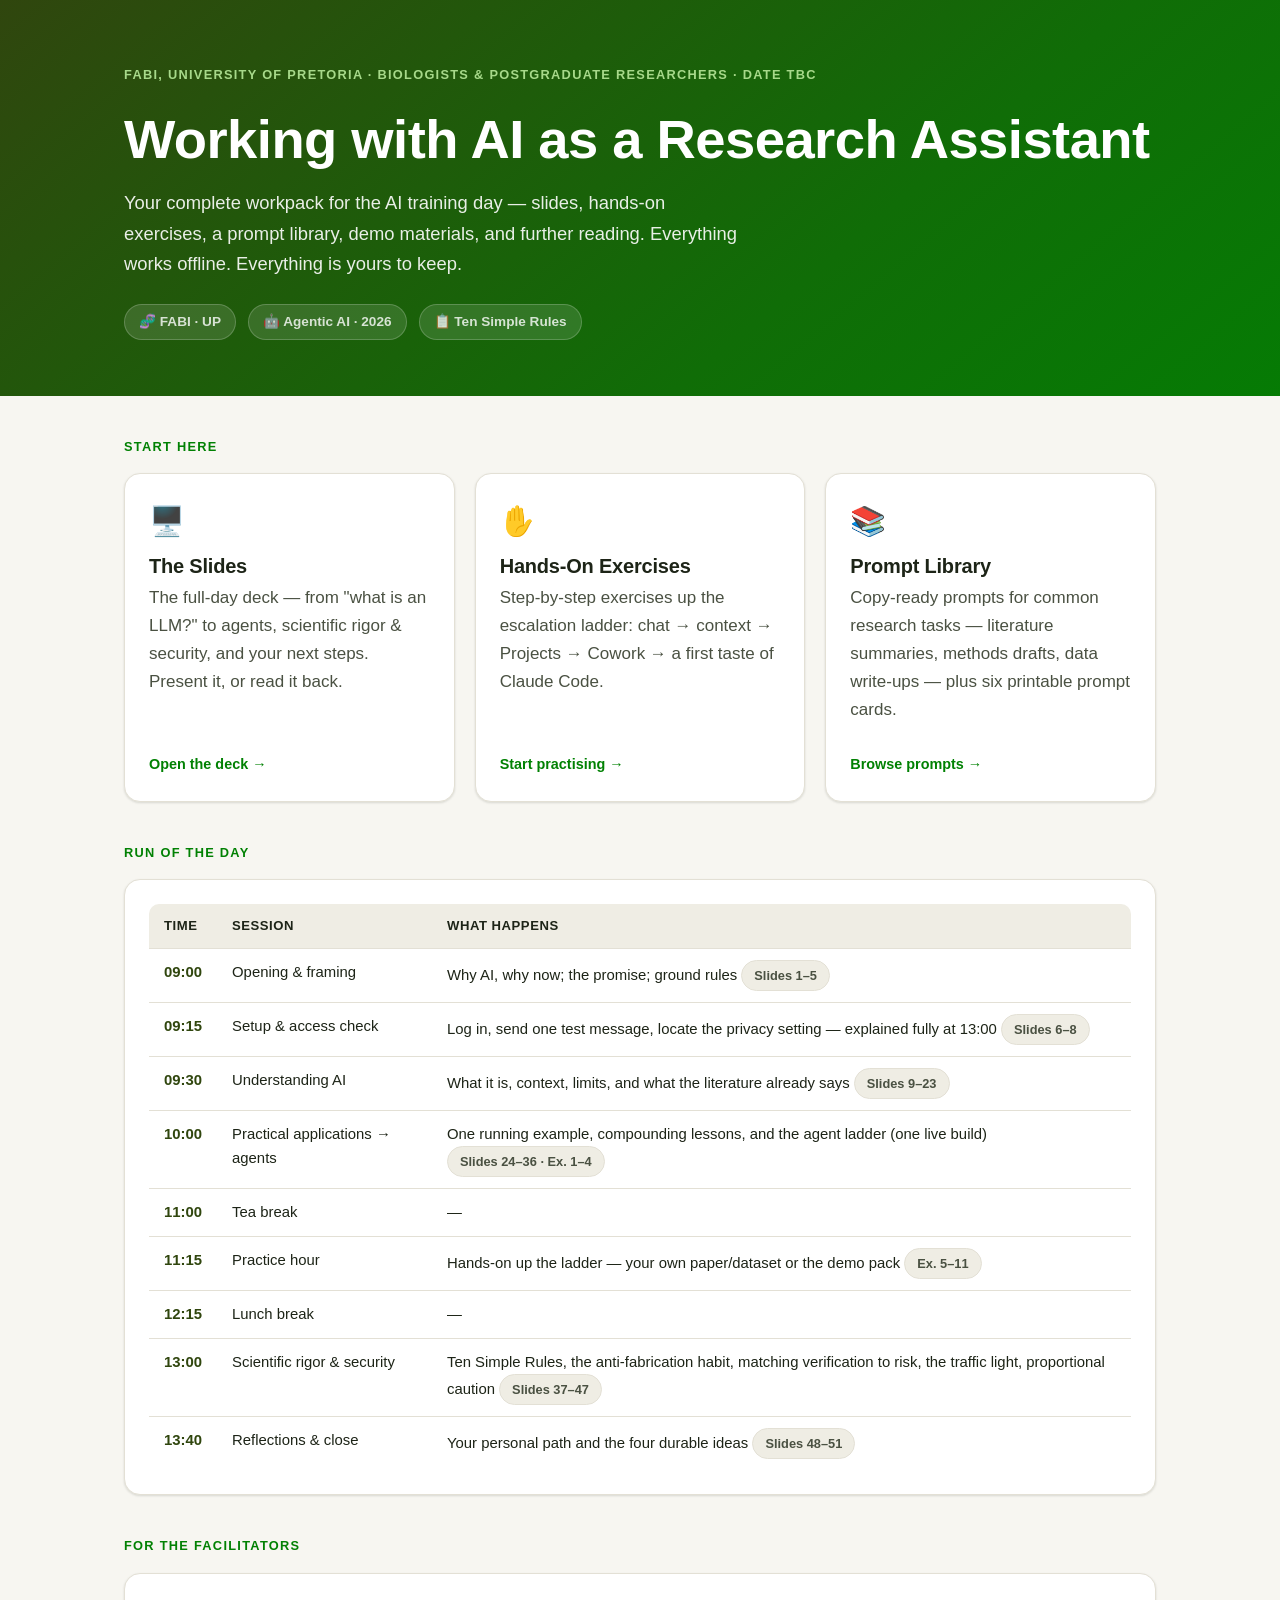
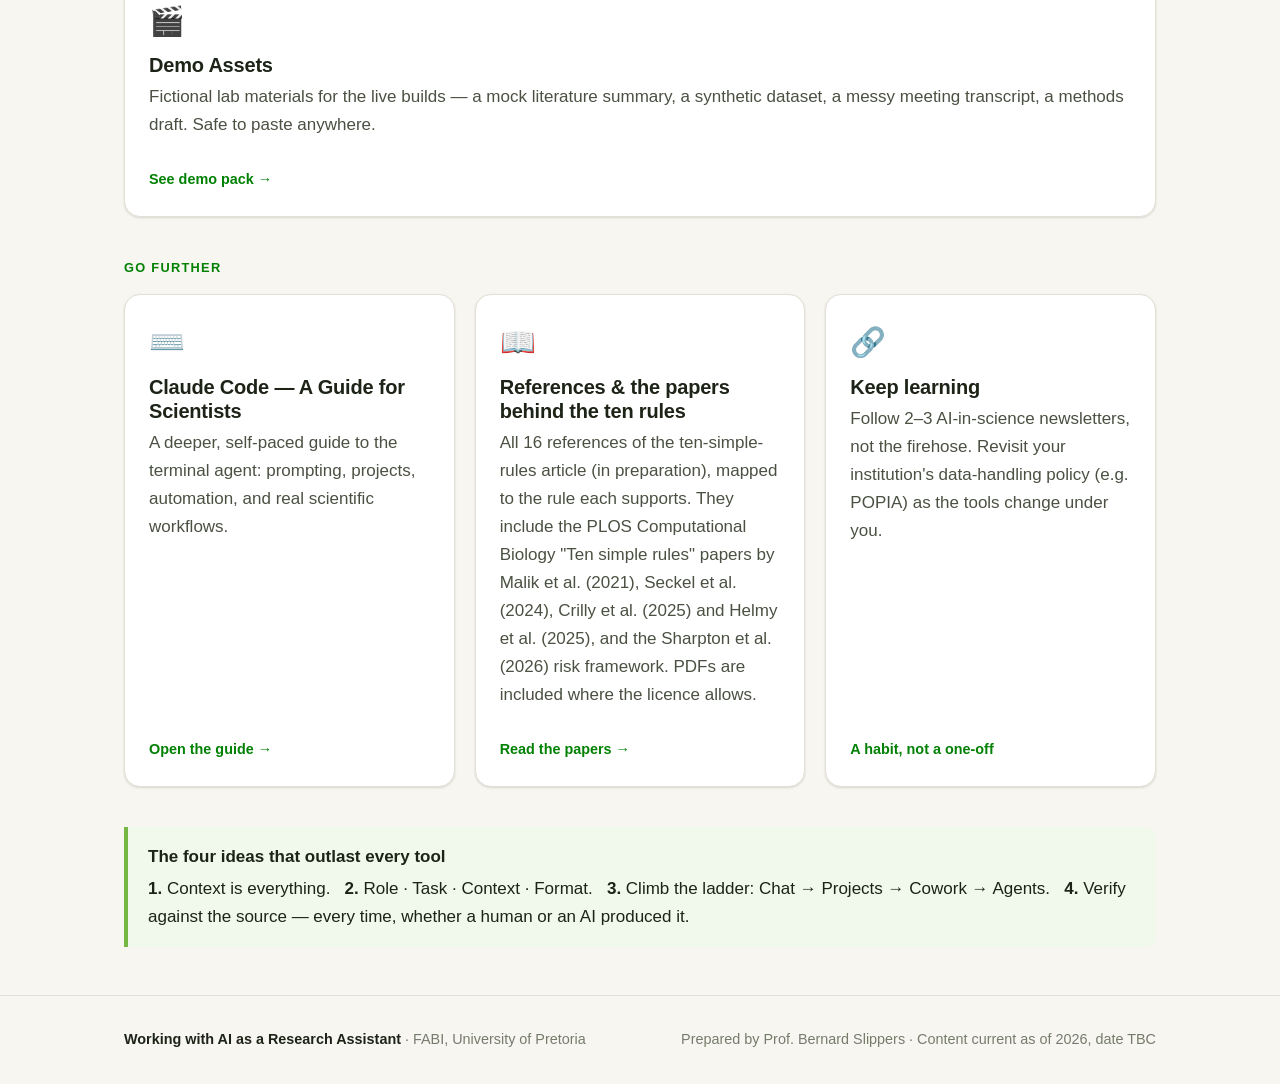
<file: index.html>
<!DOCTYPE html>
<html lang="en">
<head>
<meta charset="utf-8">
<meta name="viewport" content="width=device-width, initial-scale=1">
<title>Working with AI as a Research Assistant — Workpack</title>
<link rel="stylesheet" href="assets/theme.css">
<style>
  .hero { background: linear-gradient(140deg, var(--fabi-forest) 0%, var(--fabi-deep) 65%, var(--fabi-green) 115%); color:#fff; padding: 4rem 0 3.5rem; }
  .hero .container { position: relative; z-index:1; }
  .hero .eyebrow { color: var(--code-accent); font-weight:800; letter-spacing:.1em; text-transform:uppercase; font-size:.8rem; }
  .hero h1 { color:#fff; font-size: clamp(2.2rem,5vw,3.4rem); margin:.4em 0 .3em; }
  .hero p { color: rgba(255,255,255,.9); font-size:1.15rem; max-width:60ch; }
  .hero-meta { margin-top:1.5rem; display:flex; gap:1.5rem; flex-wrap:wrap; font-size:.95rem; color:rgba(255,255,255,.8); }
  .section-title { font-size:.8rem; font-weight:800; letter-spacing:.1em; text-transform:uppercase; color:var(--brand); margin: 2.5rem 0 1rem; }
  .tile { display:flex; flex-direction:column; height:100%; text-decoration:none; color:inherit; }
  .tile:hover { text-decoration:none; }
  .tile .ic { font-size:1.8rem; margin-bottom:.4rem; }
  .tile h3 { margin:.1rem 0 .4rem; }
  .tile .go { margin-top:auto; color:var(--brand); font-weight:700; font-size:.9rem; padding-top:.8rem; }
  .runsheet td:first-child { white-space:nowrap; font-variant-numeric:tabular-nums; font-weight:700; color:var(--brand-strong); }
  .footer { border-top:1px solid var(--border); margin-top:3rem; padding:2rem 0; color:var(--text-mute); font-size:.9rem; }
  .logos { display:flex; gap:.75rem; align-items:center; flex-wrap:wrap; }
  .pill { display:inline-flex; align-items:center; gap:8px; padding:6px 14px; border-radius:999px; background:rgba(255,255,255,.12); border:1px solid rgba(255,255,255,.2); font-size:.85rem; font-weight:600; }
</style>
</head>
<body>

<header class="hero">
  <div class="container">
    <div class="eyebrow">FABI, University of Pretoria · Biologists &amp; postgraduate researchers · Date TBC</div>
    <h1>Working with AI as a Research Assistant</h1>
    <p>Your complete workpack for the AI training day — slides, hands-on exercises, a prompt library, demo materials, and further reading. Everything works offline. Everything is yours to keep.</p>
    <div class="hero-meta">
      <div class="logos">
        <span class="pill">🧬 FABI · UP</span>
        <span class="pill">🤖 Agentic AI · 2026</span>
        <span class="pill">📋 Ten Simple Rules</span>
      </div>
    </div>
  </div>
</header>

<main class="container">

  <div class="section-title">Start here</div>
  <div class="grid grid-3">
    <a class="card card-hover tile" href="slides/index.html">
      <div class="ic">🖥️</div>
      <h3>The Slides</h3>
      <p class="soft">The full-day deck — from "what is an LLM?" to agents, scientific rigor &amp; security, and your next steps. Present it, or read it back.</p>
      <span class="go">Open the deck →</span>
    </a>
    <a class="card card-hover tile" href="exercises/hands-on-exercises.html">
      <div class="ic">✋</div>
      <h3>Hands-On Exercises</h3>
      <p class="soft">Step-by-step exercises up the escalation ladder: chat → context → Projects → Cowork → a first taste of Claude Code.</p>
      <span class="go">Start practising →</span>
    </a>
    <a class="card card-hover tile" href="exercises/prompt-library.html">
      <div class="ic">📚</div>
      <h3>Prompt Library</h3>
      <p class="soft">Copy-ready prompts for common research tasks — literature summaries, methods drafts, data write-ups — plus six printable prompt cards.</p>
      <span class="go">Browse prompts →</span>
    </a>
  </div>

  <div class="section-title">Run of the day</div>
  <div class="card">
    <div class="table-wrap" style="margin:0;border:0">
      <table class="runsheet">
        <thead><tr><th>Time</th><th>Session</th><th>What happens</th></tr></thead>
        <tbody>
          <tr><td>09:00</td><td>Opening &amp; framing</td><td>Why AI, why now; the promise; ground rules <span class="chip chip-plain">Slides 1–5</span></td></tr>
          <tr><td>09:15</td><td>Setup &amp; access check</td><td>Log in, send one test message, locate the privacy setting — explained fully at 13:00 <span class="chip chip-plain">Slides 6–8</span></td></tr>
          <tr><td>09:30</td><td>Understanding AI</td><td>What it is, context, limits, and what the literature already says <span class="chip chip-plain">Slides 9–23</span></td></tr>
          <tr><td>10:00</td><td>Practical applications → agents</td><td>One running example, compounding lessons, and the agent ladder (one live build) <span class="chip chip-plain">Slides 24–36 · Ex. 1–4</span></td></tr>
          <tr><td>11:00</td><td>Tea break</td><td>—</td></tr>
          <tr><td>11:15</td><td>Practice hour</td><td>Hands-on up the ladder — your own paper/dataset or the demo pack <span class="chip chip-plain">Ex. 5–11</span></td></tr>
          <tr><td>12:15</td><td>Lunch break</td><td>—</td></tr>
          <tr><td>13:00</td><td>Scientific rigor &amp; security</td><td>Ten Simple Rules, the anti-fabrication habit, matching verification to risk, the traffic light, proportional caution <span class="chip chip-plain">Slides 37–47</span></td></tr>
          <tr><td>13:40</td><td>Reflections &amp; close</td><td>Your personal path and the four durable ideas <span class="chip chip-plain">Slides 48–51</span></td></tr>
        </tbody>
      </table>
    </div>
  </div>

  <div class="section-title">For the facilitators</div>
  <div class="grid">
    <a class="card card-hover tile" href="demo-assets/README.html">
      <div class="ic">🎬</div>
      <h3>Demo Assets</h3>
      <p class="soft">Fictional lab materials for the live builds — a mock literature summary, a synthetic dataset, a messy meeting transcript, a methods draft. Safe to paste anywhere.</p>
      <span class="go">See demo pack →</span>
    </a>
  </div>

  <div class="section-title">Go further</div>
  <div class="grid grid-3">
    <a class="card card-hover tile" href="resources/claude-code-guide.html">
      <div class="ic">⌨️</div>
      <h3>Claude Code — A Guide for Scientists</h3>
      <p class="soft">A deeper, self-paced guide to the terminal agent: prompting, projects, automation, and real scientific workflows.</p>
      <span class="go">Open the guide →</span>
    </a>
    <a class="card card-hover tile" href="references.html">
      <div class="ic">📖</div>
      <h3>References &amp; the papers behind the ten rules</h3>
      <p class="soft">All 16 references of the ten-simple-rules article (in preparation), mapped to the rule each supports. They include the PLOS Computational Biology "Ten simple rules" papers by Malik et al. (2021), Seckel et al. (2024), Crilly et al. (2025) and Helmy et al. (2025), and the Sharpton et al. (2026) risk framework. PDFs are included where the licence allows.</p>
      <span class="go">Read the papers →</span>
    </a>
    <div class="card tile">
      <div class="ic">🔗</div>
      <h3>Keep learning</h3>
      <p class="soft">Follow 2–3 AI-in-science newsletters, not the firehose. Revisit your institution's data-handling policy (e.g. POPIA) as the tools change under you.</p>
      <span class="go muted">A habit, not a one-off</span>
    </div>
  </div>

  <div class="callout callout-tip" style="margin-top:2.5rem">
    <div class="callout-title">The four ideas that outlast every tool</div>
    <p><strong>1.</strong> Context is everything. &nbsp; <strong>2.</strong> Role · Task · Context · Format. &nbsp; <strong>3.</strong> Climb the ladder: Chat → Projects → Cowork → Agents. &nbsp; <strong>4.</strong> Verify against the source — every time, whether a human or an AI produced it.</p>
  </div>

</main>

<footer class="footer">
  <div class="container">
    <div class="logos" style="justify-content:space-between">
      <span><strong>Working with AI as a Research Assistant</strong> · FABI, University of Pretoria</span>
      <span>Prepared by Prof. Bernard Slippers · Content current as of 2026, date TBC</span>
    </div>
  </div>
</footer>

</body>
</html>
</file>
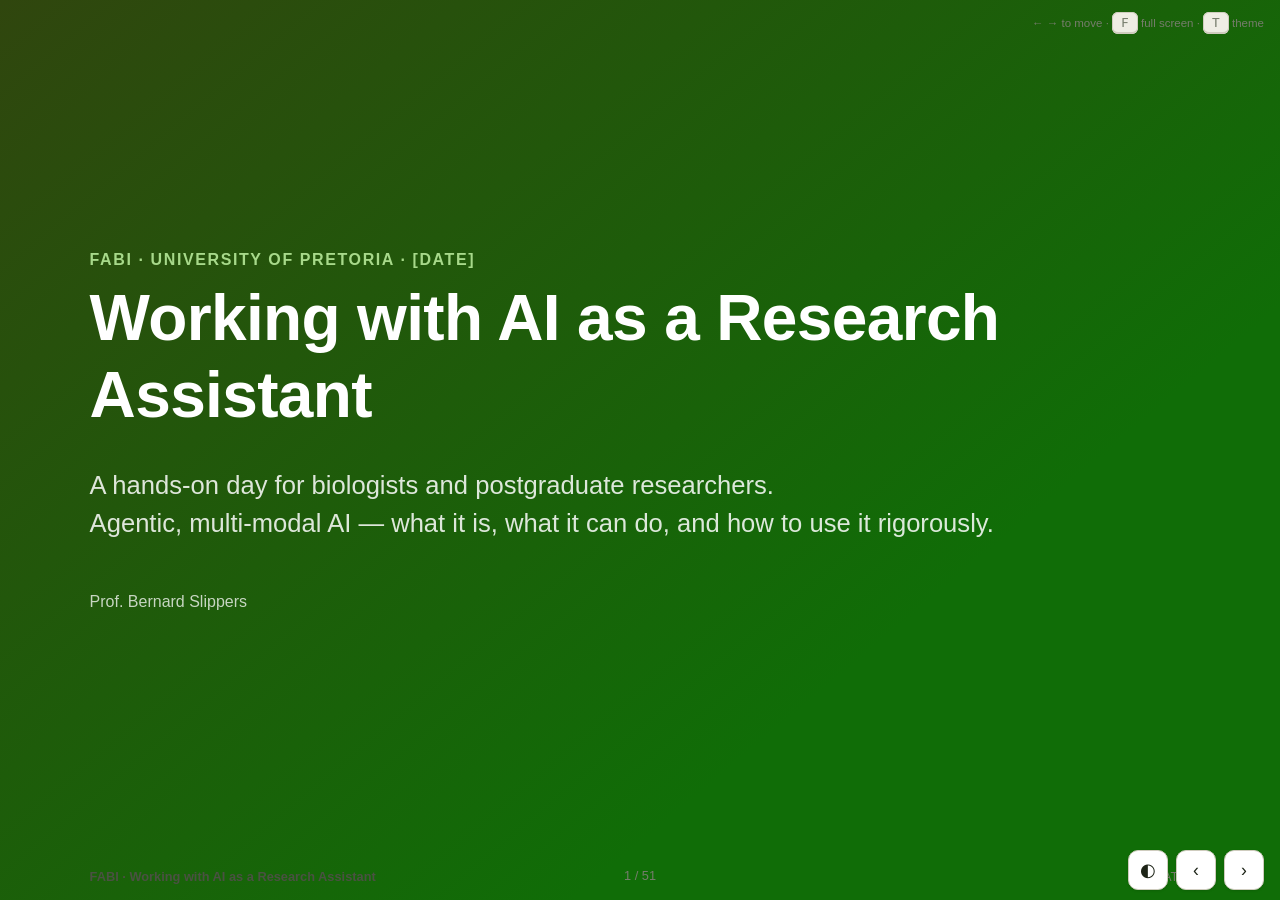
<file: slides/index.html>
<!DOCTYPE html>
<html lang="en">
<head>
<meta charset="utf-8">
<meta name="viewport" content="width=device-width, initial-scale=1">
<title>Working with AI as a Research Assistant — Slides</title>
<link rel="stylesheet" href="../assets/theme.css">
<link rel="stylesheet" href="../assets/deck.css">
</head>
<body class="deck-body">

<div class="progress"></div>
<div class="slide-num"></div>
<div class="help-hint no-print">← → to move · <span class="kbd">F</span> full screen · <span class="kbd">T</span> theme</div>

<!-- ══════════════ CHAPTER 0 — OPEN (09:00) ══════════════ -->

<!-- 1 · Title -->
<section class="slide title active">
  <div class="slide-kicker" style="color:var(--code-accent)">FABI · University of Pretoria · [DATE]</div>
  <h1>Working with AI as a Research Assistant</h1>
  <p class="subtitle">A hands-on day for biologists and postgraduate researchers.<br>Agentic, multi-modal AI — what it is, what it can do, and how to use it rigorously.</p>
  <p style="margin-top:2rem;opacity:.75;font-size:1rem">Prof. Bernard Slippers</p>
</section>

<!-- 2 · Cold open: the carwash -->
<section class="slide">
  <div class="slide-kicker">Before we begin</div>
  <h2>A true story about a very smart assistant</h2>
  <div class="split">
    <div class="stack">
      <p>Someone asked an AI: <em>"Should I walk to the carwash 300 m away, or drive?"</em></p>
      <p class="frag">The AI thoughtfully weighed the weather, the exercise, what you might carry back… and recommended <strong>walking</strong>.</p>
      <p class="frag">"But… I need to get my <strong>car</strong> washed?"</p>
      <p class="frag">"Ahhh. Okay — you obviously need to <em>drive</em> it there."</p>
    </div>
    <div class="callout callout-tip frag">
      <div class="callout-title">The lesson for today</div>
      <p>AI is astonishingly capable <strong>and</strong> can miss the obvious. It's a brilliant assistant — not an oracle. Our job today is to learn where it shines, where it slips, and how to steer it.</p>
    </div>
  </div>
</section>

<!-- 3 · The promise -->
<section class="slide">
  <div class="slide-kicker">The promise</div>
  <h2>By the tea break, you will have used AI on your <em>own</em> work.</h2>
  <p class="lead">Not watched a demo. <strong>Done it yourself</strong> — on a real paper, dataset, or draft from your desk.</p>
  <div class="grid grid-3" style="margin-top:2rem">
    <div class="card frag"><div class="kicker">Morning</div><p>Understand it, then use it — chat, context, and your first real result.</p></div>
    <div class="card frag"><div class="kicker">Midday</div><p>Climb the ladder: from chat to agents that do multi-step research work for you.</p></div>
    <div class="card frag"><div class="kicker">Afternoon</div><p>Use it <em>rigorously</em> — verification and safety as habits, not afterthoughts.</p></div>
  </div>
</section>

<!-- 4 · Today's arc -->
<section class="slide">
  <div class="slide-kicker">Today's arc</div>
  <h2>Six moves, building on each other</h2>
  <ol class="steps" style="max-width:820px">
    <li><strong>Get set up</strong> — login, one test message, one setting flipped now <span class="chip chip-plain">09:15</span></li>
    <li><strong>Why &amp; what</strong> — what AI actually is, in plain language <span class="chip chip-plain">09:30</span></li>
    <li><strong>Is it real?</strong> — what science has already done with it</li>
    <li><strong>Where it helps, and how to use it</strong> — one running example, chat → Cowork → agents <span class="chip chip-plain">10:00</span></li>
    <li><strong>Your turn</strong> — practice hour, your files or the demo pack <span class="chip chip-plain">11:15</span></li>
    <li><strong>Rigor, security &amp; your move</strong> — verification and safety as habits <span class="chip chip-plain">13:00</span></li>
  </ol>
</section>

<!-- 5 · Ground rules -->
<section class="slide">
  <div class="slide-kicker">Ground rules</div>
  <h2>How to get the most from today</h2>
  <div class="grid grid-3" style="margin-top:1.5rem">
    <div class="card"><div class="num">1</div><h3>It's fine to be a beginner</h3><p>Everyone here starts somewhere. No question is too basic.</p></div>
    <div class="card"><div class="num">2</div><h3>Bring a real task</h3><p>The best learning happens on <em>your</em> actual paper, data, or draft — not toy examples.</p></div>
    <div class="card"><div class="num">3</div><h3>A capable assistant, not an oracle</h3><p>AI amplifies your judgement. It never replaces it.</p></div>
  </div>
  <div class="callout" style="margin-top:2rem"><p><strong>On the flipchart:</strong> what is one research task you did this week that you wish you hadn't had to do by hand? We'll use your answers as we go.</p></div>
</section>

<!-- ══════════════ CHAPTER 0.5 — SETUP & ACCESS CHECK (09:15) ══════════════ -->

<!-- 6 · Section -->
<section class="slide section">
  <div class="slide-kicker">Part 1 · 09:15</div>
  <h1>Get set up now</h1>
  <p class="lead">Three minutes now saves twenty later — when everyone needs to follow along at once.</p>
</section>

<!-- 7 · Setup checklist -->
<section class="slide">
  <div class="slide-kicker">Do this now</div>
  <h2>Three things, before we go any further</h2>
  <ol class="steps" style="max-width:820px">
    <li><strong>Log in.</strong> Open Claude in your browser and confirm you can see the message box.</li>
    <li><strong>Send one test message.</strong> Anything — "hello, are you working?" — just confirm you get a reply.</li>
    <li><strong>Find Settings → Privacy.</strong> Don't change anything yet — just locate it. We'll come back at 13:00 to explain exactly what to check and why.</li>
  </ol>
  <div class="callout callout-tip frag" style="margin-top:1.2rem"><p>Stuck on any of the three? Put your hand up now — not during the practice hour, when everyone needs help at once.</p></div>
</section>

<!-- 8 · Why now -->
<section class="slide">
  <div class="slide-kicker">Why we're doing this first</div>
  <h2>Setup problems are the enemy of a good workshop</h2>
  <p class="lead">Login issues and missing settings don't announce themselves until you're mid-exercise, trying to follow a live demo everyone else is already past.</p>
  <p class="frag" style="margin-top:1.2rem">Sorting it now — while it's cheap and low-stakes — means the practice hour is actually about the ideas, not the plumbing.</p>
</section>

<!-- ══════════════ CHAPTER 1 — UNDERSTANDING AI (09:30) ══════════════ -->

<!-- 9 · Section -->
<section class="slide section">
  <div class="slide-kicker">Part 2 · 09:30</div>
  <h1>What is this thing?</h1>
  <p class="lead">A working mental model — not an accurate one. Enough to use it well.</p>
</section>

<!-- 10 · The one idea + fill-in-the-blank -->
<section class="slide">
  <div class="slide-kicker">The one idea</div>
  <h2>It <em>predicts language</em>. It is not a database.</h2>
  <div class="split">
    <div class="stack">
      <p class="lead">An AI language model does one thing, extremely well:</p>
      <p style="font-size:1.5rem;font-weight:700;color:var(--brand)">it predicts what words should come next.</p>
      <p class="frag">It learned this by playing fill-in-the-blank, billions of times, over a huge amount of text:</p>
      <div class="prompt frag" style="margin-top:.5rem">USER: What produces the enzyme laccase?
ASSISTANT: Laccase is commonly produced by <span class="ph">_______</span></div>
    </div>
    <div class="callout callout-warn frag">
      <div class="callout-title">Why this matters</div>
      <p>It is not looking anything up in a table of facts — it is generating the most plausible continuation. Because it predicts rather than retrieves, it can be fluent and <strong>confidently wrong</strong>. Everything else today follows from this one idea.</p>
    </div>
  </div>
</section>

<!-- 11 · Multi-modal -->
<section class="slide">
  <div class="slide-kicker">Modern AI · 2026</div>
  <h2>Not just text — <em>multi-modal</em></h2>
  <div class="grid grid-4" style="margin-top:1rem">
    <div class="card"><h3>📝 Text</h3><p>Read, write, summarise, translate, reason.</p></div>
    <div class="card"><h3>🖼️ Images</h3><p>Read a gel, a plate photo, a scanned datasheet, a plot.</p></div>
    <div class="card"><h3>📊 Data &amp; files</h3><p>Spreadsheets, PDFs, whole folders of papers or results.</p></div>
    <div class="card"><h3>🎙️ Voice</h3><p>Talk to it; transcribe and act on a recorded meeting.</p></div>
  </div>
  <div class="callout callout-tip frag" style="margin-top:1.5rem"><p>When we say "modern AI" today, we mean <strong>agentic, multi-modal AI of 2026</strong> — models that see, read, and act, not just chat.</p></div>
</section>

<!-- 12 · What is context -->
<section class="slide">
  <div class="slide-kicker">The most important word today</div>
  <h2>Context = everything the AI can "see" right now</h2>
  <div class="split">
    <div class="stack">
      <p>Think of it as the model's <strong>working desk</strong>. Whatever is on the desk — your question, the files you gave it, the conversation so far — is what it reasons over.</p>
      <p class="frag">Nothing else exists to it. If it's not on the desk, it doesn't know it — not your unpublished data, not last week's lab meeting, not the paper you haven't pasted in.</p>
      <p class="frag">The desk is large but not infinite. On a long task, older items get cleared to make room.</p>
    </div>
    <div class="callout callout-info frag">
      <div class="callout-title">The practical rule</div>
      <p>Better answers come from a better desk. <strong>Put the right things in front of it</strong> — the paper, the dataset, the methods section — and be specific about what you want.</p>
    </div>
  </div>
</section>

<!-- 13 · Context engineering / four-part prompt -->
<section class="slide">
  <div class="slide-kicker">Context engineering</div>
  <h2>Garbage in, garbage out — so put good things in</h2>
  <div class="split">
    <div>
      <p class="muted" style="font-weight:600">Weak</p>
      <div class="prompt" style="border-left-color:var(--up-red)">Write something about my results.</div>
      <p class="frag muted" style="font-weight:600;margin-top:1.5rem">Strong — Role · Task · Context · Format</p>
      <div class="prompt frag">You are a research assistant helping draft a methods section.
Summarise the sequencing QC results below for a
<span class="ph">[labmate who will run the next step]</span>.
Structure: what was checked, what passed/failed, what to do next.
Under 200 words. Here is the QC report: <span class="ph">[PASTE]</span></div>
    </div>
    <div class="callout callout-tip frag">
      <div class="callout-title">Four parts, every time</div>
      <p><strong>Role</strong> — who it should be.<br><strong>Task</strong> — what to do.<br><strong>Context</strong> — what it needs to know.<br><strong>Format</strong> — what the output should look like.</p>
    </div>
  </div>
</section>

<!-- 14 · Strengths / limits -->
<section class="slide">
  <div class="slide-kicker">Strengths &amp; limits</div>
  <h2>Brilliant at some things, weak at others</h2>
  <div class="split">
    <div class="card"><h3 style="color:var(--tl-green)">Great at</h3>
      <ul><li>Drafting, rewriting, summarising</li><li>Explaining a method or a result back to you</li><li>Structuring messy notes into a clean protocol</li><li>First-pass analysis and comparison across papers</li><li>Doing the same task across many files</li></ul>
    </div>
    <div class="card"><h3 style="color:var(--tl-red)">Weak / risky at</h3>
      <ul><li>Exact citations, DOIs, and numbers</li><li>Very recent papers (unless it searches)</li><li>Knowing what it <em>doesn't</em> know</li><li>Your unwritten lab context</li><li>Anything you can't check</li></ul>
    </div>
  </div>
</section>

<!-- 15 · Jagged intelligence -->
<section class="slide">
  <div class="slide-kicker">A concept worth knowing</div>
  <h2>"Jagged" intelligence</h2>
  <p class="lead">It can draft a discussion section in seconds — then miscount a sample size. It can explain a pathway — then invent a citation.</p>
  <div class="callout callout-warn frag" style="margin-top:1.5rem">
    <div class="callout-title">Hallucination</div>
    <p>Because it <em>predicts plausible text</em>, it will sometimes produce a confident, well-formatted answer that is simply <strong>wrong</strong> — a fake reference, a made-up statistic. This isn't a bug you can switch off. It's how the tool works.</p>
  </div>
  <p class="frag" style="margin-top:1rem">→ That's why <strong>verification</strong> is a theme we return to all day, and the centre of this afternoon's session. (Remember the carwash.)</p>
</section>

<!-- 16 · Capable assistant not oracle -->
<section class="slide quote">
  <blockquote>A capable assistant, not an oracle.</blockquote>
  <cite>It amplifies your judgement. It does not replace it.</cite>
</section>

<!-- ══════════════ CHAPTER 2 — IS IT REAL? ══════════════ -->

<!-- 17 · Section -->
<section class="slide section">
  <div class="slide-kicker">Part 3</div>
  <h1>Is any of this actually useful?</h1>
  <p class="lead">What science — including biology — has already done with it.</p>
</section>

<!-- 18 · Two Nobels -->
<section class="slide">
  <div class="slide-kicker">2024</div>
  <h2>AI was at the centre of <em>two</em> Nobel Prizes in one year</h2>
  <div class="split" style="margin-top:1rem">
    <div class="card"><div class="kicker">Chemistry 2024</div><h3>Protein structure &amp; design</h3><p>Demis Hassabis &amp; John Jumper (AlphaFold), and David Baker. AI cracked a 50-year grand-challenge in biology.</p></div>
    <div class="card"><div class="kicker">Physics 2024</div><h3>The foundations of machine learning</h3><p>John Hopfield &amp; Geoffrey Hinton, for the neural-network ideas that made all of this possible.</p></div>
  </div>
  <p class="frag muted" style="margin-top:1.5rem">This is not a fringe technology. It is now core infrastructure for biology itself.</p>
</section>

<!-- 19 · AlphaFold -->
<section class="slide">
  <div class="slide-kicker">AlphaFold · why it mattered</div>
  <h2>From years in the lab to minutes on a screen</h2>
  <div class="stat-row" style="margin-top:1.5rem">
    <div class="stat"><div class="big">~200M</div><div class="lbl">protein structures predicted<br>— nearly every known protein</div></div>
    <div class="stat"><div class="big">2M+</div><div class="lbl">researchers in ~190 countries<br>now use it</div></div>
    <div class="stat"><div class="big">minutes</div><div class="lbl">not months or years<br>per structure</div></div>
  </div>
  <p class="frag" style="margin-top:1.5rem">A problem that defined careers — including structural work central to plant and fungal biology — is now a free lookup. That is the scale of change we're talking about.</p>
</section>

<!-- 20 · AI co-scientist + IMO gold -->
<section class="slide">
  <div class="slide-kicker">2025–2026 · reasoning, not just recall</div>
  <h2>A decade of work in two days. Gold-medal maths.</h2>
  <div class="split">
    <div class="callout callout-tip">
      <div class="callout-title">Co-Scientist</div>
      <p>Asked how cf-PICIs spread across so many bacterial species, Google's multi-agent system proposed a top hypothesis in <strong>2 days</strong>. cf-PICIs are mobile genetic elements that carry antibiotic-resistance genes. The hypothesis matched what an experimental team had reached over <strong>~10 years</strong> and not yet published. That team's own experiments, published in parallel, are the confirmation.</p>
      <p class="src">Gottweis et al. 2026, <em>Nature</em> <a href="../references.html#ref10">[10]</a> · the experiments: Penadés et al. and He et al. 2025, <em>Cell</em></p>
    </div>
    <div class="callout callout-info frag">
      <div class="callout-title">2025 Maths Olympiad</div>
      <p>An advanced model solved <strong>5 of 6</strong> problems — gold-medal standard, same rules as the students. Only 67 of 630 human contestants earned gold that year. Not lookup tasks — multi-step reasoning.</p>
    </div>
  </div>
</section>

<!-- 21 · Closest to home -->
<section class="slide">
  <div class="slide-kicker">Closest to home · plant immunity</div>
  <h2>AI found an unexpected shape in a plant immune receptor</h2>
  <div class="split">
    <div class="stack">
      <p>NRC immune receptors normally assemble into a six-part ring, a <em>hexamer</em>. A team at The Sainsbury Laboratory used <strong>AlphaFold 3</strong> to model 637 NRC proteins from 85 plant species, then scored each model for how far it departs from that ring.</p>
      <p class="frag">The scoring flagged <strong>NRC7</strong>. In the lab, NRC7 from potato, tomato and <em>N. benthamiana</em> formed an <strong>11-part ring</strong> under the electron microscope.</p>
    </div>
    <div class="callout callout-info frag">
      <div class="callout-title">Human + AI, not AI alone</div>
      <p>Experts defined 8 scoring features and Co-Scientist proposed 7, four of them the same. Either set alone misclassified one benchmark protein; the combined set separated them all.</p>
      <p style="margin-top:.6rem"><strong>A preprint:</strong> not yet peer reviewed.</p>
    </div>
  </div>
  <p class="src">Toghani et al. 2026, <em>bioRxiv</em> <a href="../references.html#toghani2026">[B]</a></p>
</section>

<!-- 22 · The honest counterweight -->
<section class="slide">
  <div class="slide-kicker">Keeping honest</div>
  <h2>…and a cautionary tale about hype</h2>
  <p>In late 2025, a company claimed its AI had "solved 10 open problems" in mathematics.</p>
  <div class="callout callout-danger frag" style="margin-top:1rem">
    <p>It hadn't. It had done a <strong>literature search</strong> and surfaced solutions that already existed — "open" only in one outdated list. A senior figure called the overclaim "embarrassing."</p>
  </div>
  <p class="frag" style="margin-top:1rem"><strong>Both things are true:</strong> AI is doing genuinely remarkable science <em>and</em> the field is full of overclaiming. Your scientific scepticism is exactly the right instinct to bring — and exactly what this afternoon's session is built around.</p>
</section>

<!-- 23 · What this means for your research -->
<section class="slide">
  <div class="slide-kicker">So — for your research</div>
  <h2>The constraint on a research programme is rarely ideas. It's <em>skilled time.</em></h2>
  <p class="lead">AI reclaims hours from routine cognitive work — literature synthesis, drafting, reformatting, first-pass analysis — and hands them back for judgement, design, and the actual science.</p>
  <p class="frag" style="margin-top:1.5rem;font-weight:700;color:var(--brand)">More output, higher quality, from the same time.</p>
</section>

<!-- ══════════════ CHAPTER 3 — WHERE IT HELPS (10:00) ══════════════ -->

<!-- 24 · Section -->
<section class="slide section">
  <div class="slide-kicker">Part 4 · 10:00</div>
  <h1>Where it helps in your research</h1>
  <p class="lead">Every stage of a research project has routine cognitive work. That's where AI earns its place.</p>
</section>

<!-- 25 · Use-case map -->
<section class="slide">
  <div class="slide-kicker">The map</div>
  <h2>Six kinds of task, one pattern</h2>
  <div class="grid grid-3" style="margin-top:1rem">
    <div class="card"><div class="kicker">Literature &amp; synthesis</div><p>Paper summaries, comparing methods across studies, building a reading list.</p></div>
    <div class="card"><div class="kicker">Data &amp; analysis</div><p>First-pass stats, explaining a result, sanity-checking a pipeline output.</p></div>
    <div class="card"><div class="kicker">Writing &amp; communication</div><p>Methods sections, figure legends, a lay summary for a non-specialist.</p></div>
    <div class="card"><div class="kicker">Protocols &amp; reproducibility</div><p>Turning messy lab notes into a clean, followable protocol.</p></div>
    <div class="card"><div class="kicker">Grants &amp; papers</div><p>Reviewer-response drafts, cover letters, reference formatting.</p></div>
    <div class="card"><div class="kicker">Everyone</div><p>Act-on-this-document summaries, email drafts, getting unstuck.</p></div>
  </div>
  <p class="frag muted center" style="margin-top:1.2rem">The full, copy-ready set lives in your <strong>Prompt Library</strong>.</p>
</section>

<!-- 26 · Same request three ways -->
<section class="slide">
  <div class="slide-kicker">Live demo · one chat, three escalating lessons</div>
  <h2>The same request, three ways — in one thread</h2>
  <ol class="steps" style="max-width:820px">
    <li><strong>Lazy:</strong> "Summarise my results." → generic, useless.</li>
    <li class="frag"><strong>+ context, same chat:</strong> "…add the role, the audience, the structure." → usable draft.</li>
    <li class="frag"><strong>+ the real file, same chat:</strong> "…now here's the actual dataset." → a draft grounded in your numbers.</li>
  </ol>
  <div class="callout callout-tip frag" style="margin-top:1rem"><p>Same tool, three wildly different results — and notice we never started a new chat. <strong>The difference is what you put on the desk, and you can add it as you go.</strong></p></div>
</section>

<!-- 27 · Guided try 1 -->
<section class="slide section">
  <div class="slide-kicker">✋ Guided Try #1 · everyone</div>
  <h1>Your turn</h1>
  <p class="lead">Open Claude. Take a real paper or result from your desk. Ask it:</p>
  <div class="prompt" style="max-width:820px;margin-top:1rem;color:#fff;background:rgba(255,255,255,.1);border-left-color:var(--code-accent)">Summarise the document below into 5 bullet points for a
supervisor with two minutes, then list any decisions
or questions it needs from me.

<span style="color:var(--code-accent)">[PASTE YOUR DOCUMENT]</span></div>
  <p class="frag" style="margin-top:1rem;opacity:.9">Goal: everyone gets to "it worked!" No device? Pair up with a neighbour.</p>
</section>

<!-- ══════════════ CHAPTER 4 — CHAT → COWORK → AGENTS (10:00, continued) ══════════════ -->

<!-- 28 · Section -->
<section class="slide section">
  <div class="slide-kicker">Part 5</div>
  <h1>From chatbot to agent</h1>
  <p class="lead">The leap that makes 2026 different: AI that doesn't just answer — it <em>acts</em>. Scaffolded, as we go, by ten simple rules for developing and using an AI research assistant.</p>
</section>

<!-- 29 · What's missing -->
<section class="slide">
  <div class="slide-kicker">The missing pieces</div>
  <h2>A bare model can think and talk. To be truly useful, it needs more.</h2>
  <div class="grid grid-2" style="margin-top:1rem">
    <div class="card"><h3>🧠 Memory</h3><p>To remember beyond one conversation — your project, your literature, past work.</p></div>
    <div class="card"><h3>🛠️ Tools</h3><p>To act on the world — search the web, read a file, run a calculation, write a draft.</p></div>
  </div>
  <div class="callout callout-info frag" style="margin-top:1.2rem">
    <div class="callout-title">Memory, in practice</div>
    <p>You already saw the short kind in the last demo — Claude held context <em>within</em> one chat, so you only said what to change. The kind that matters more day-to-day is longer: a <strong>Project</strong> remembers your literature and your context <em>across every chat inside it</em>, so you stop re-explaining your study each time. Watch for it in the live build, coming up.</p>
  </div>
  <p class="frag" style="margin-top:1rem;font-size:.95rem;color:var(--text-mute)">→ Rule 2: invest in durable context and memory. Keep it in plain files you control, not only in the tool's own memory. Write it as <em>principles</em> (the criteria a dataset must meet), not inventories (today's list of datasets), which go stale. <a href="../references.html#ref8">[8]</a></p>
  <p class="frag" style="margin-top:.8rem">Give a language model <strong>memory and tools, and the ability to plan</strong> — and you get an <em>agent</em>.</p>
</section>

<!-- 30 · What is an agent -->
<section class="slide">
  <div class="slide-kicker">What is an AI agent?</div>
  <h2>Model + tools + planning + memory</h2>
  <div class="grid grid-4" style="margin-top:1rem">
    <div class="card"><div class="num">🧩</div><h3>The model</h3><p>The reasoning core — decides what to do.</p></div>
    <div class="card"><div class="num">🛠️</div><h3>Tools</h3><p>Web search, files, code, calculators, connectors.</p></div>
    <div class="card"><div class="num">🗺️</div><h3>Planning</h3><p>Break a goal into steps; check its own work.</p></div>
    <div class="card"><div class="num">🧠</div><h3>Memory</h3><p>Hold context across a long task and beyond.</p></div>
  </div>
  <div class="callout callout-tip frag" style="margin-top:1.5rem"><p>A <strong>chatbot</strong> answers your question. An <strong>agent</strong> takes your goal, makes a plan, uses tools, and works through the steps — checking in with you.</p></div>
</section>

<!-- 31 · Tool use -->
<section class="slide">
  <div class="slide-kicker">"Tool use"</div>
  <h2>The model doesn't know everything — so it reaches for instruments</h2>
  <div class="split">
    <div class="stack">
      <p>When a model needs a fact, a calculation, or a file, it can <strong>call a tool</strong> instead of guessing:</p>
      <ul>
        <li>Needs a recent paper → <strong>web search</strong></li>
        <li>Needs an exact statistic → <strong>a calculator / code</strong></li>
        <li>Needs your dataset → <strong>read the file</strong></li>
      </ul>
    </div>
    <div class="callout callout-info frag">
      <div class="callout-title">Your own analogy</div>
      <p>You don't calculate a titration in your head — you use the instrument. Tool use lets the model do the same: offload what it shouldn't guess.</p>
      <p style="margin-top:.6rem;font-size:.9rem;color:var(--text-mute)">→ Rule 8: know the assistant's reach, and make it flag its limits.</p>
    </div>
  </div>
</section>

<!-- 32 · scientific method as agent loop -->
<section class="slide">
  <div class="slide-kicker">You already know this loop</div>
  <h2>An agent works like the scientific method</h2>
  <div class="grid grid-4" style="margin-top:1.5rem">
    <div class="card"><div class="kicker">Plan</div><p>Form a hypothesis / decide the next step.</p></div>
    <div class="card"><div class="kicker">Act</div><p>Run the experiment / use a tool.</p></div>
    <div class="card"><div class="kicker">Observe</div><p>Read the result.</p></div>
    <div class="card"><div class="kicker">Revise</div><p>Adjust and go again — until done.</p></div>
  </div>
  <p class="frag center" style="margin-top:1.5rem;font-weight:700;color:var(--brand)">Plan → Act → Observe → Revise. The agent runs this loop for you, many times, quickly.</p>
  <p class="frag center" style="margin-top:.8rem">Keep it <strong>researcher-led, agent-implemented</strong>: you set the questions and judge the evidence; the agent executes the cycle.</p>
  <p class="src center">→ Rules 4 &amp; 5. The agent literature describes the same cycle as perception–planning–action–reflection <a href="../references.html#ref6">[6</a>,<a href="../references.html#ref7">7]</a>.</p>
</section>

<!-- 33 · where agents run -->
<section class="slide">
  <div class="slide-kicker">Where do agents run?</div>
  <h2>Three surfaces, same engine</h2>
  <div class="grid grid-3" style="margin-top:1rem">
    <div class="card card-hover"><div class="kicker">Claude Chat</div><h3>Converse</h3><p>The chat window. Ask, attach files, search, run deep research, use Projects &amp; connectors.</p><p class="muted">Best for: everyday questions, drafting, quick analysis.</p></div>
    <div class="card card-hover"><div class="kicker">Claude Cowork</div><h3>Delegate</h3><p>Point it at a folder or task; it works across files and produces deliverables while you steer.</p><p class="muted">Best for: multi-step research productivity and analysis.</p></div>
    <div class="card card-hover"><div class="kicker">Claude Code</div><h3>Automate</h3><p>An agent in your computer's terminal — reads &amp; writes files, runs commands, builds pipelines.</p><p class="muted">Best for: data, automation, technical workflows.</p></div>
  </div>
</section>

<!-- 34 · escalation ladder -->
<section class="slide">
  <div class="slide-kicker">The escalation ladder</div>
  <h2>Climb only as high as the task needs</h2>
  <div class="ladder" style="max-width:820px;margin-top:1rem">
    <div class="rung"><div class="rnum">1</div><div><strong>Chat</strong> — one-off questions &amp; drafts. <span class="muted">"Summarise this paper."</span></div></div>
    <div class="rung"><div class="rnum">2</div><div><strong>Projects</strong> — reusable context. <span class="muted">A "Literature Assistant" that knows your reading list.</span></div></div>
    <div class="rung"><div class="rnum">3</div><div><strong>Cowork</strong> — multi-step work across files. <span class="muted">Dataset → summary → chart → draft section.</span></div></div>
    <div class="rung"><div class="rnum">4</div><div><strong>Agents</strong> — recurring, autonomous work. <span class="muted">A weekly scan that flags new papers in your field.</span></div></div>
  </div>
  <p class="frag muted" style="margin-top:1rem">Rule of thumb: start at the lowest rung that does the job. Climb when the task repeats or spans many steps.</p>
  <p class="frag" style="margin-top:.6rem;font-size:.9rem;color:var(--text-mute)">→ Rule 1: give the assistant a workspace it can navigate. Rule 10: encode what works into a reusable template.</p>
</section>

<!-- 35 · one live build preview -->
<section class="slide">
  <div class="slide-kicker">✋ Watch now, try next · four builds up the ladder</div>
  <h2>One build live. Three more are yours in the practice hour.</h2>
  <div class="grid grid-2" style="margin-top:1rem">
    <div class="card"><span class="badge badge-fdn">Live now</span><h3>Build 1 · Literature Assistant</h3><p>A <strong>Project</strong> that knows your reading list and drafts a synthesis on request.</p></div>
    <div class="card"><span class="badge badge-int">Practice hour</span><h3>Builds 2–4</h3><p>Cowork on a folder of papers or data, a stats question computed with visible working, and a weekly literature-scan agent — you'll try these yourself after the break.</p></div>
  </div>
  <p class="frag" style="margin-top:1.2rem">In the practice hour: the demo pack, <strong>or a real paper or dataset from your own desk</strong> — once your account settings are checked.</p>
  <p class="frag" style="margin-top:.6rem;font-size:.9rem;color:var(--text-mute)">→ Rule 3: build a living knowledge base, not one-off answers. Whatever the Project produces worth keeping goes back into its files, so the team gains from it too, not only the assistant.</p>
</section>

<!-- 36 · human boundary -->
<section class="slide quote">
  <blockquote>The agent drafts.<br>A human decides.</blockquote>
  <cite>Automate the work. Never automate the accountability.<br><span style="font-size:.85rem;opacity:.85">→ Rule 4: delegate the tedious, own the science.</span></cite>
</section>

<!-- ══════════════ CHAPTER 5 — SCIENTIFIC RIGOR & SECURITY (13:00) ══════════════ -->

<!-- 37 · Section -->
<section class="slide section">
  <div class="slide-kicker">Part 6 · 13:00</div>
  <h1>Scientific rigor &amp; security</h1>
  <p class="lead">The habits that let us confidently say <em>yes</em> to AI in research: is it true, and is it safe.</p>
</section>

<!-- 38 · Ten Simple Rules -->
<section class="slide">
  <div class="slide-kicker">The reframe</div>
  <h2>Ten simple rules for developing and using an AI research assistant</h2>
  <div class="grid grid-2" style="margin-top:1rem;font-size:.95rem">
    <ol class="steps" style="margin:0">
      <li>Give it a well-ordered workspace it can navigate</li>
      <li>Invest in durable context &amp; memory</li>
      <li>Build a living knowledge base, not one-off answers</li>
      <li>Delegate the tedious, own the science</li>
      <li>Let one supervisor assistant span the whole research lifecycle</li>
    </ol>
    <ol class="steps" style="margin:0;counter-reset:step 5" start="6">
      <li>Systematically verify against primary sources</li>
      <li>Track provenance; tier your sources by authority</li>
      <li>Know the assistant's reach — make it flag its limits</li>
      <li>Version the AI-assisted workflow itself</li>
      <li>Encode what works into a reusable, shared template</li>
    </ol>
  </div>
  <p class="frag" style="margin-top:1.2rem">You've already seen most of these today. This afternoon goes deeper on rules 6–9: <strong>verification, provenance, limits and versioning</strong>.</p>
  <p class="src">From an article in preparation (not yet peer reviewed). The papers behind each rule are in the <a href="../references.html">references</a>.</p>
</section>

<!-- 39 · five questions -->
<section class="slide">
  <div class="slide-kicker">Before you paste</div>
  <h2>Five questions, every time</h2>
  <ol class="steps" style="max-width:820px">
    <li><strong>Confidentiality</strong> — am I about to share something I shouldn't?</li>
    <li><strong>Data protection</strong> — is there personal or participant data in here?</li>
    <li><strong>Intellectual property</strong> — is this ours to share, and unpublished?</li>
    <li><strong>Bias &amp; fairness</strong> — could the answer misrepresent our context?</li>
    <li><strong>Verification</strong> — how will I check this before I trust it?</li>
  </ol>
</section>

<!-- 40 · Proportionality Principle -->
<section class="slide">
  <div class="slide-kicker">The Proportionality Principle</div>
  <h2>A jet, a car, and a bicycle</h2>
  <div class="grid grid-3" style="margin-top:1rem">
    <div class="card"><h3>🚲 Bicycle</h3><p>Manual methods. Needs only a rider. Slow, but the failure modes are small and visible.</p></div>
    <div class="card"><h3>🚗 Car</h3><p>Earlier digital tools. Needs a licence, rules of the road and a seatbelt.</p></div>
    <div class="card"><h3>✈️ Jet</h3><p><strong>Agentic assistants.</strong> Needs certified training, pre-flight checklists and air-traffic control. Weeks of work in minutes, and errors can spread just as fast.</p></div>
  </div>
  <div class="callout callout-warn frag" style="margin-top:1.2rem"><p><strong>Higher capability is a reason to raise your standards, not relax them.</strong> AI is most dangerous exactly where you lack the domain experience to catch its mistakes. Used to learn rather than to replace your judgement, the same power speeds up learning.</p></div>
</section>

<!-- 41 · traffic light -->
<section class="slide">
  <div class="slide-kicker">The research data traffic light</div>
  <h2>What can I paste?</h2>
  <div class="callout callout-tip" style="margin-top:.5rem"><p><strong>Your settings decide retention and training use — you checked this at 09:15.</strong> That's what makes amber genuinely safer. It doesn't change red.</p></div>
  <div class="grid grid-3" style="margin-top:1rem">
    <div class="card"><div class="tl tl-green"><span class="dot"></span>Green — go</div><p style="margin-top:.5rem">Published papers, public datasets, your own non-sensitive drafts. Any assistant.</p></div>
    <div class="card"><div class="tl tl-amber"><span class="dot"></span>Amber — care</div><p style="margin-top:.5rem">Your own unpublished manuscript drafts, preliminary results, internal reports. Safe on a correctly configured account. When in doubt, treat as red.</p></div>
    <div class="card"><div class="tl tl-red"><span class="dot"></span>Red — stop</div><p style="margin-top:.5rem">Participant/personal data, a collaborator's unpublished data without permission, records supplied under agreement or permit, sensitive localities (e.g. threatened species), embargoed results, confidential grant reviews. Settings don't change this — you need a proper legal/ethical basis to share it with <em>any</em> processor.</p></div>
  </div>
  <div class="callout callout-warn frag" style="margin-top:1.2rem"><p><strong>Rule of thumb:</strong> your settings decide how long it's kept and whether it trains the model. The content decides whether it should leave your hands at all.</p></div>
  <p class="src frag">→ Rule 8: with an agent that can read your folders, decide what may leave the project, write it into its instructions, and have it <em>declare</em> what it is about to send. On sensitive localities, see <a href="../references.html#ref13">[13]</a>.</p>
</section>

<!-- 42 · verify / anti-fabrication -->
<section class="slide">
  <div class="slide-kicker">The habit that matters most</div>
  <h2>Verify everything — the anti-fabrication habit</h2>
  <p class="lead">Numbers, quotes, and citations get checked against the real source — every time. This is already policy in serious research projects:</p>
  <div class="callout callout-danger frag" style="margin-top:1.2rem">
    <p style="font-size:1.15rem;font-weight:700">"This is a scientific project. Accuracy and precision is of the utmost importance. Express uncertainty, rather than inventing or being over confident. […] All claims need to be verified, or labelled as uncertain."</p>
  </div>
  <p class="frag" style="margin-top:1rem">AI for drafting. <strong>Humans and primary sources for truth.</strong> Treat an AI summary as a map, not the territory.</p>
  <div class="callout callout-tip frag" style="margin-top:1rem">
    <div class="callout-title">Standardise it — Rules 6 &amp; 7</div>
    <p>Put a version of that quoted policy as a standing instruction in a Project, CLAUDE.md, or Skill, and have the agent record <em>where</em> each claim came from. This raises the floor. It doesn't replace spot-checking, because an agent can still claim to have verified something it didn't.</p>
  </div>
  <p class="src">"Fact check everything": Seckel et al. 2024 <a href="../references.html#ref2">[2]</a>; validate every AI output: Helmy et al. 2025 <a href="../references.html#ref4">[4]</a></p>
</section>

<!-- 43 · Match verification to risk -->
<section class="slide">
  <div class="slide-kicker">How much checking? · Rule 6</div>
  <h2>Match verification effort to risk</h2>
  <p>You can't check everything equally hard. Ask three questions about each output:</p>
  <div class="grid grid-3" style="margin-top:1rem">
    <div class="card"><h3>Can it be checked?</h3><p>Code can be tested and citations looked up. Interpretations can't easily be verified.</p></div>
    <div class="card"><h3>Would I spot an error?</h3><p>Inside your expertise, errors stand out. Outside it, confident errors look like confident facts.</p></div>
    <div class="card"><h3>What would an error cost?</h3><p>Next to nothing for brainstormed ideas; severe for a published analysis.</p></div>
  </div>
  <div class="grid grid-3 frag" style="margin-top:1rem">
    <div class="card"><div class="tl tl-green"><span class="dot"></span>Spot-check</div><p style="margin-top:.5rem">Low stakes, within your expertise.</p></div>
    <div class="card"><div class="tl tl-amber"><span class="dot"></span>Systematic</div><p style="margin-top:.5rem">High stakes or bound for publication.</p></div>
    <div class="card"><div class="tl tl-red"><span class="dot"></span>External validation</div><p style="margin-top:.5rem">Outside your expertise, however reasonable it looks.</p></div>
  </div>
  <p class="frag" style="margin-top:1rem"><strong>Check immediately whatever the tier</strong> when results fit your expectations perfectly, a citation in your own field is unfamiliar, a precise statistic has no source, or the advice is confident in a field you don't know.</p>
  <p class="src">Sharpton et al. 2026 <a href="../references.html#ref5">[5]</a> · tested prompts: <a href="https://github.com/SharptonLab/PromptLab">PromptLab</a> (CC BY 4.0)</p>
</section>

<!-- 44 · ground it -->
<section class="slide">
  <div class="slide-kicker">The single biggest reliability lever</div>
  <h2>Ground it — make it work from the real text</h2>
  <div class="split">
    <div>
      <p class="muted" style="font-weight:600">Ungrounded (risky)</p>
      <div class="prompt" style="border-left-color:var(--up-red)">What filtering thresholds does this
type of pipeline usually use?</div>
      <p class="frag muted" style="font-weight:600;margin-top:1.2rem">Grounded (reliable)</p>
      <div class="prompt frag">Using ONLY the methods section pasted
below, what filtering thresholds were
used? If it's not stated, say
"not specified."

<span class="ph">[PASTE THE METHODS SECTION]</span></div>
    </div>
    <div class="callout callout-tip frag">
      <div class="callout-title">Why it works</div>
      <p>Grounding removes the model's room to invent. It can only answer from what you gave it — and it will tell you when the answer isn't there.</p>
    </div>
  </div>
  <p class="src frag">→ Rule 8: asking for "not specified" makes a gap visible instead of silently filled <a href="../references.html#ref5">[5]</a>. An assistant that says "I could not reach this" is worth more than one that fills the gap.</p>
</section>

<!-- 45 · know your ground -->
<section class="slide">
  <div class="slide-kicker">Know the ground you stand on</div>
  <h2>The regulatory &amp; institutional context</h2>
  <div class="grid grid-3" style="margin-top:1rem">
    <div class="card"><h3>POPIA</h3><p>South Africa's Protection of Personal Information Act — the Information Regulator oversees lawful processing of personal data.</p></div>
    <div class="card"><h3>Your ethics &amp; data policy</h3><p>UP's research ethics committee and data management plan requirements apply to AI tools exactly as they do to any other processor.</p></div>
    <div class="card"><h3>Journal &amp; funder rules</h3><p>Many journals and funders now require disclosing AI use — check before you submit, not after.</p></div>
  </div>
  <div class="callout callout-tip frag" style="margin-top:1.2rem"><p><strong>Rule 9: keep a record you can disclose from.</strong> Which model (and version or date), what it was used for, how outputs were verified, and what human judgement was applied <a href="../references.html#ref5">[5]</a>. A versioned instruction file and project log answer most of this as you go.</p></div>
  <div class="callout callout-info frag" style="margin-top:1.2rem"><p>Orientation, not legal advice — confirm specifics with your ethics committee and supervisor, and check each journal's and funder's requirements too.</p></div>
</section>

<!-- 46 · bias / blind spots -->
<section class="slide">
  <div class="slide-kicker">A special note for African science</div>
  <h2>The model's blind spots are often <em>your</em> context</h2>
  <p>These models learned mostly from wealthy, English-dominant data. They can under-represent:</p>
  <div class="grid grid-2" style="margin-top:1rem">
    <div class="card"><p>Local pathogens, crops, and agro-ecologies</p></div>
    <div class="card"><p>African fungal/plant taxonomy and place-specific knowledge</p></div>
    <div class="card"><p>Regional journals and grey literature, less indexed</p></div>
    <div class="card"><p>Indigenous and local ecological knowledge</p></div>
  </div>
  <p class="frag" style="margin-top:1.2rem"><strong>So:</strong> give local context explicitly, and have a specialist colleague check technical terms it may not know well.</p>
</section>

<!-- 47 · red team -->
<section class="slide">
  <div class="slide-kicker">✋ Red-team · spot the problem</div>
  <h2>What's wrong here?</h2>
  <div class="stack">
    <div class="callout"><p><strong>1.</strong> "The AI gave me three references for my introduction." <span class="frag">→ Open all three in a real database first. Unread ≠ real.</span></p></div>
    <div class="callout frag"><p><strong>2.</strong> "It summarised a 40-page protocol for my methods section." <span class="frag">→ Ground it in the text, constrain it, and spot-check against the original.</span></p></div>
    <div class="callout frag"><p><strong>3.</strong> "It calculated my diversity index / fold-change." <span class="frag">→ Have it compute in a script or notebook showing its working — never head-math into a manuscript.</span></p></div>
  </div>
</section>

<!-- ══════════════ CHAPTER 6 — YOUR MOVE (13:40) ══════════════ -->

<!-- 48 · Section -->
<section class="slide section">
  <div class="slide-kicker">Part 7 · 13:40</div>
  <h1>Your move</h1>
  <p class="lead">A great workshop changes what you do this week.</p>
</section>

<!-- 49 · personal path -->
<section class="slide">
  <div class="slide-kicker">Your personal path</div>
  <h2>Three levels, at your own pace</h2>
  <div class="grid grid-3" style="margin-top:1rem">
    <div class="card"><span class="badge badge-fdn">Weeks 1–2</span><h3>Beginner</h3><p>"I can get useful answers." Daily chat on real tasks; the four-part prompt.</p></div>
    <div class="card"><span class="badge badge-int">Weeks 3–8</span><h3>Intermediate</h3><p>"I build reusable tools." Projects, Cowork, real deliverables.</p></div>
    <div class="card"><span class="badge badge-adv">Months 2–3+</span><h3>Advanced</h3><p>"I design workflows and help others." Agents, automation, mentoring.</p></div>
  </div>
</section>

<!-- 50 · remember four things -->
<section class="slide">
  <div class="slide-kicker">If you remember only four things</div>
  <h2>The durable ideas</h2>
  <ol class="steps" style="max-width:820px">
    <li><strong>Context is everything</strong> — put the right things on the desk.</li>
    <li><strong>Four-part prompt</strong> — Role · Task · Context · Format.</li>
    <li><strong>Climb the ladder</strong> — Chat → Projects → Cowork → Agents.</li>
    <li><strong>Verify against the source</strong> — every time, whether a human or an AI produced it.</li>
  </ol>
  <p class="frag muted" style="margin-top:1rem">These outlast any tool, price, or feature. They're the whole game.</p>
</section>

<!-- 51 · close -->
<section class="slide title">
  <div class="slide-kicker" style="color:var(--code-accent)">Thank you</div>
  <h1>Now go reclaim your time.</h1>
  <p class="subtitle">Your Workpack — slides, exercises, prompt library, and the <a href="../references.html" style="color:inherit">papers behind the ten rules</a> — is yours to keep.<br>Start with one real task. Today.</p>
  <p style="margin-top:2rem;opacity:.75;font-size:1rem">FABI · University of Pretoria · [DATE]</p>
</section>

<!-- chrome -->
<div class="slide-foot no-print">
  <span class="sf-brand">FABI · Working with AI as a Research Assistant</span>
  <span>[DATE]</span>
</div>
<div class="deck-nav no-print">
  <button data-theme title="Toggle theme (T)">◐</button>
  <button data-prev title="Previous (←)">‹</button>
  <button data-next title="Next (→)">›</button>
</div>

<script src="../assets/deck.js"></script>
</body>
</html>
</file>
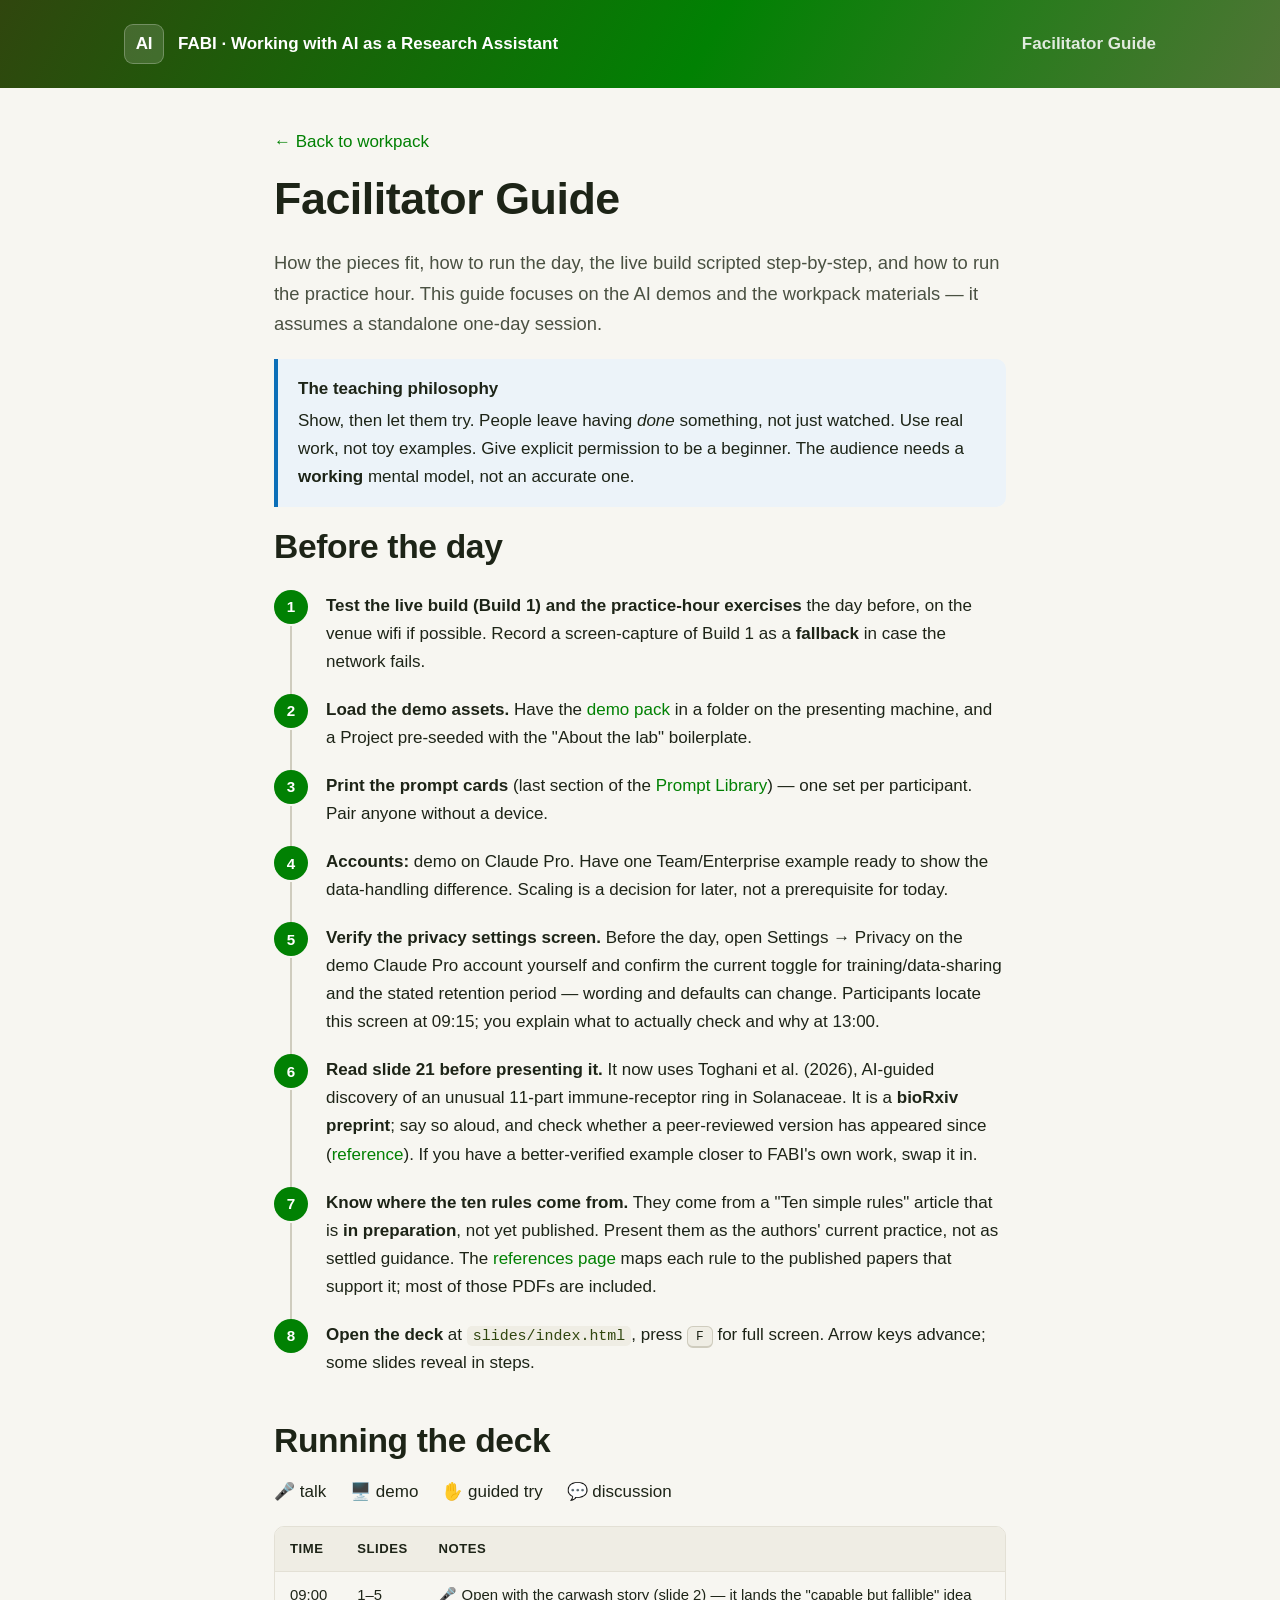
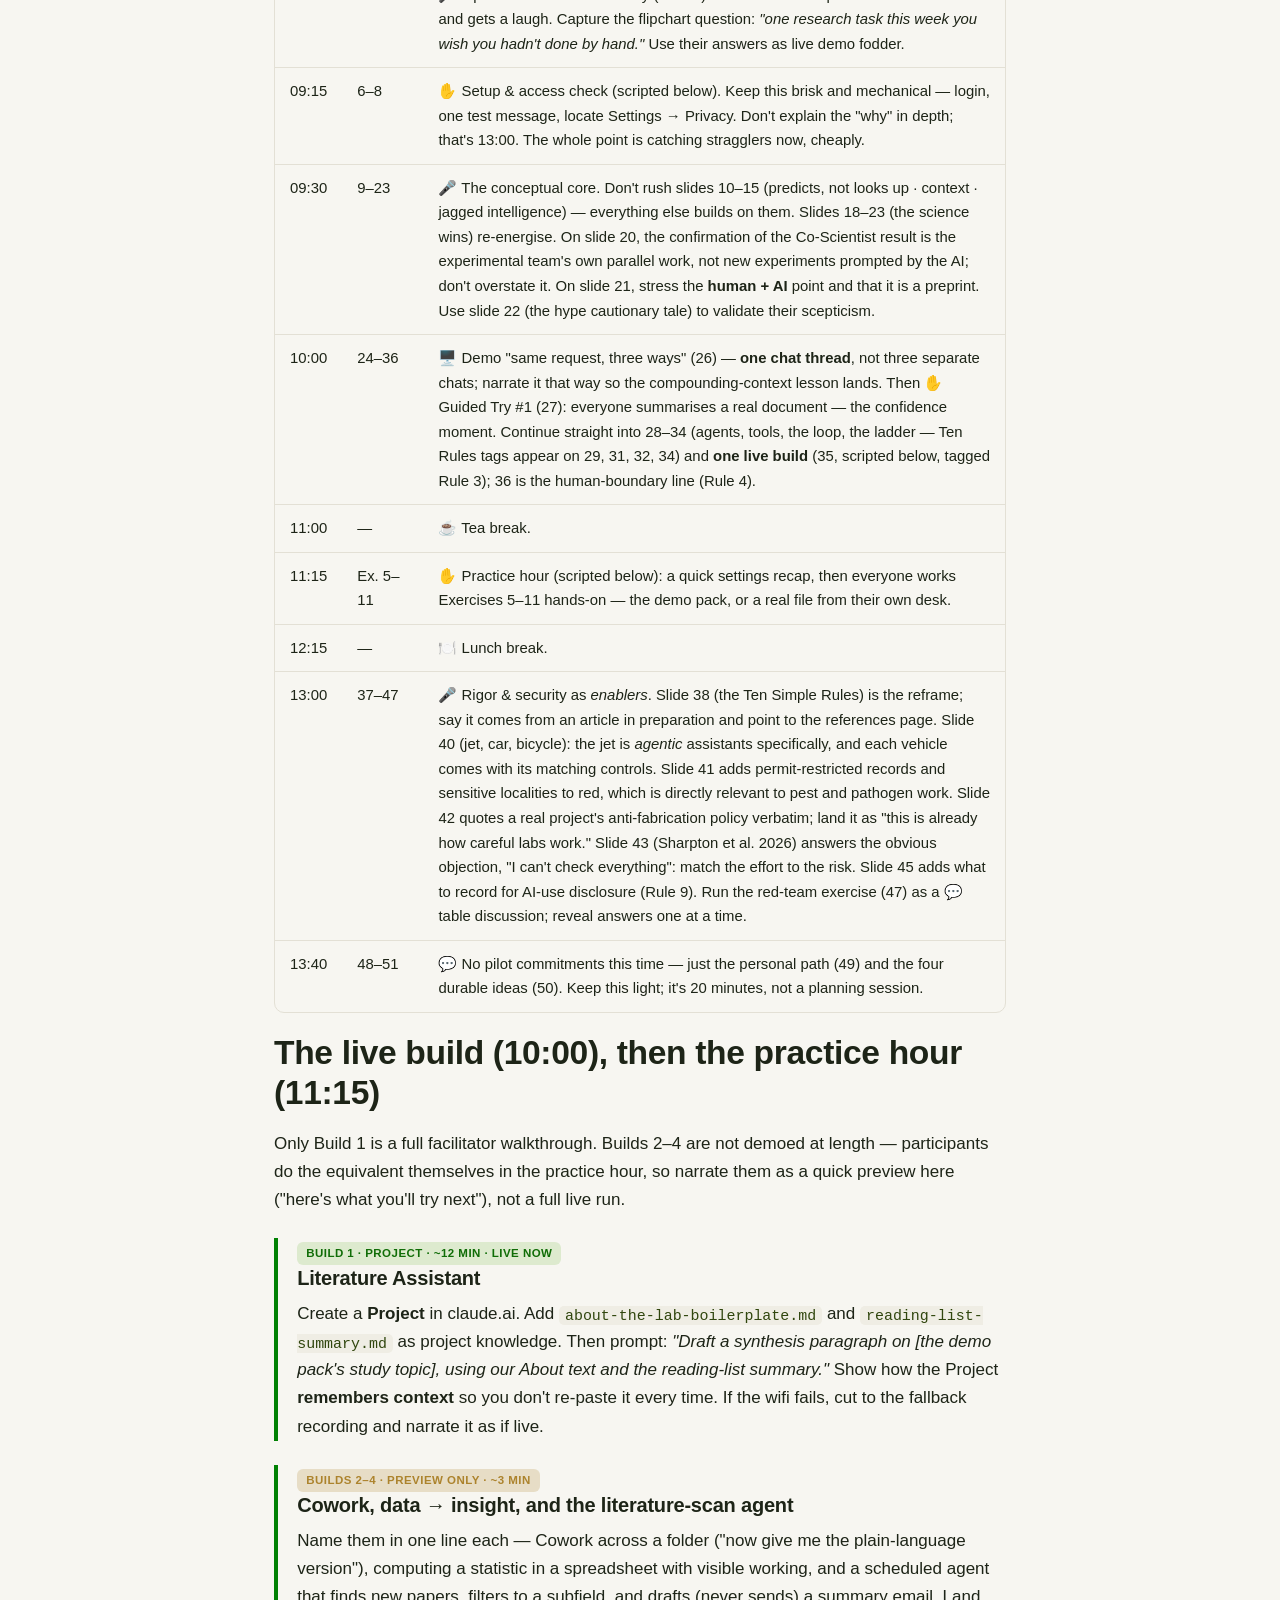
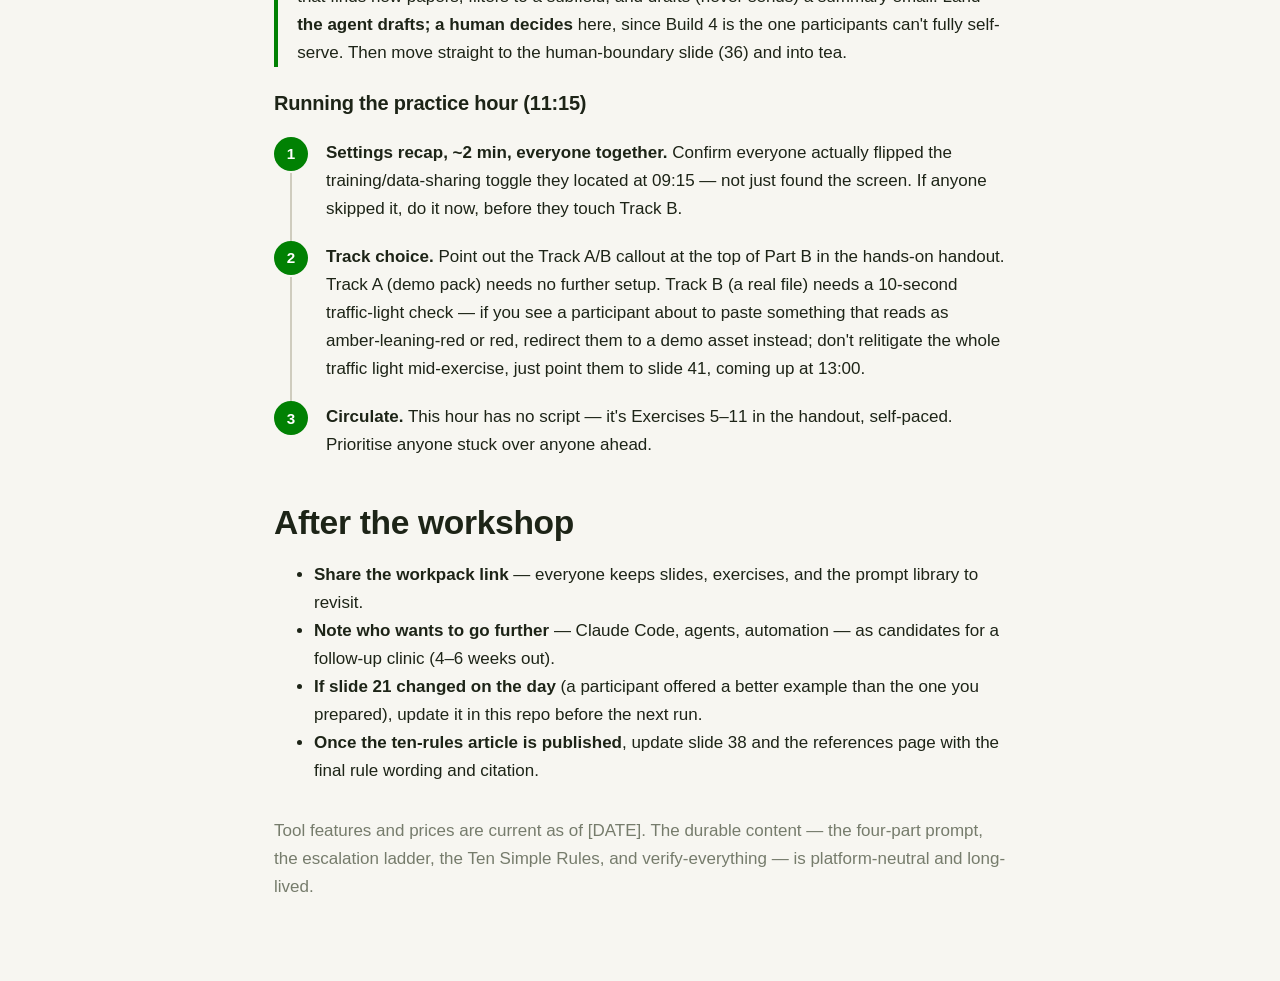
<file: facilitator-guide.html>
<!DOCTYPE html>
<html lang="en">
<head>
<meta charset="utf-8">
<meta name="viewport" content="width=device-width, initial-scale=1">
<title>Working with AI as a Research Assistant — Facilitator Guide</title>
<link rel="stylesheet" href="assets/theme.css">
<style>
  .toc { position:sticky; top:1rem; }
  .lead-in { font-size:1.15rem; color:var(--text-soft); }
  .build { border-left:4px solid var(--brand); padding-left:1.2rem; margin:1.5rem 0; }
  .legend span { margin-right:1.2rem; }
  @media print { .no-print{display:none;} }
</style>
</head>
<body>

<header class="masthead">
  <div class="container" style="padding:1.5rem 24px; display:flex; align-items:center; gap:14px;">
    <div class="brandmark"><span class="logo">AI</span> FABI · Working with AI as a Research Assistant</div>
    <span style="margin-left:auto; opacity:.85; font-weight:600;">Facilitator Guide</span>
  </div>
</header>

<main class="container narrow" style="padding:2.5rem 24px 4rem;">
  <p class="no-print"><a href="index.html">← Back to workpack</a></p>
  <h1>Facilitator Guide</h1>
  <p class="lead-in">How the pieces fit, how to run the day, the live build scripted step-by-step, and how to run the practice hour. This guide focuses on the AI demos and the workpack materials — it assumes a standalone one-day session.</p>

  <div class="callout callout-info">
    <div class="callout-title">The teaching philosophy</div>
    <p>Show, then let them try. People leave having <em>done</em> something, not just watched. Use real work, not toy examples. Give explicit permission to be a beginner. The audience needs a <strong>working</strong> mental model, not an accurate one.</p>
  </div>

  <h2>Before the day</h2>
  <ol class="steps">
    <li><strong>Test the live build (Build 1) and the practice-hour exercises</strong> the day before, on the venue wifi if possible. Record a screen-capture of Build 1 as a <strong>fallback</strong> in case the network fails.</li>
    <li><strong>Load the demo assets.</strong> Have the <a href="demo-assets/README.html">demo pack</a> in a folder on the presenting machine, and a Project pre-seeded with the "About the lab" boilerplate.</li>
    <li><strong>Print the prompt cards</strong> (last section of the <a href="exercises/prompt-library.html">Prompt Library</a>) — one set per participant. Pair anyone without a device.</li>
    <li><strong>Accounts:</strong> demo on Claude Pro. Have one Team/Enterprise example ready to show the data-handling difference. Scaling is a decision for later, not a prerequisite for today.</li>
    <li><strong>Verify the privacy settings screen.</strong> Before the day, open Settings → Privacy on the demo Claude Pro account yourself and confirm the current toggle for training/data-sharing and the stated retention period — wording and defaults can change. Participants locate this screen at 09:15; you explain what to actually check and why at 13:00.</li>
    <li><strong>Read slide 21 before presenting it.</strong> It now uses Toghani et al. (2026), AI-guided discovery of an unusual 11-part immune-receptor ring in Solanaceae. It is a <strong>bioRxiv preprint</strong>; say so aloud, and check whether a peer-reviewed version has appeared since (<a href="references.html#toghani2026">reference</a>). If you have a better-verified example closer to FABI's own work, swap it in.</li>
    <li><strong>Know where the ten rules come from.</strong> They come from a "Ten simple rules" article that is <strong>in preparation</strong>, not yet published. Present them as the authors' current practice, not as settled guidance. The <a href="references.html">references page</a> maps each rule to the published papers that support it; most of those PDFs are included.</li>
    <li><strong>Open the deck</strong> at <code>slides/index.html</code>, press <span class="kbd">F</span> for full screen. Arrow keys advance; some slides reveal in steps.</li>
  </ol>

  <h2>Running the deck</h2>
  <p class="legend"><span>🎤 talk</span> <span>🖥️ demo</span> <span>✋ guided try</span> <span>💬 discussion</span></p>
  <div class="table-wrap">
    <table>
      <thead><tr><th>Time</th><th>Slides</th><th>Notes</th></tr></thead>
      <tbody>
        <tr><td>09:00</td><td>1–5</td><td>🎤 Open with the carwash story (slide 2) — it lands the "capable but fallible" idea and gets a laugh. Capture the flipchart question: <em>"one research task this week you wish you hadn't done by hand."</em> Use their answers as live demo fodder.</td></tr>
        <tr><td>09:15</td><td>6–8</td><td>✋ Setup &amp; access check (scripted below). Keep this brisk and mechanical — login, one test message, locate Settings → Privacy. Don't explain the "why" in depth; that's 13:00. The whole point is catching stragglers now, cheaply.</td></tr>
        <tr><td>09:30</td><td>9–23</td><td>🎤 The conceptual core. Don't rush slides 10–15 (predicts, not looks up · context · jagged intelligence) — everything else builds on them. Slides 18–23 (the science wins) re-energise. On slide 20, the confirmation of the Co-Scientist result is the experimental team's own parallel work, not new experiments prompted by the AI; don't overstate it. On slide 21, stress the <strong>human + AI</strong> point and that it is a preprint. Use slide 22 (the hype cautionary tale) to validate their scepticism.</td></tr>
        <tr><td>10:00</td><td>24–36</td><td>🖥️ Demo "same request, three ways" (26) — <strong>one chat thread</strong>, not three separate chats; narrate it that way so the compounding-context lesson lands. Then ✋ Guided Try #1 (27): everyone summarises a real document — the confidence moment. Continue straight into 28–34 (agents, tools, the loop, the ladder — Ten Rules tags appear on 29, 31, 32, 34) and <strong>one live build</strong> (35, scripted below, tagged Rule 3); 36 is the human-boundary line (Rule 4).</td></tr>
        <tr><td>11:00</td><td>—</td><td>☕ Tea break.</td></tr>
        <tr><td>11:15</td><td>Ex. 5–11</td><td>✋ Practice hour (scripted below): a quick settings recap, then everyone works Exercises 5–11 hands-on — the demo pack, or a real file from their own desk.</td></tr>
        <tr><td>12:15</td><td>—</td><td>🍽️ Lunch break.</td></tr>
        <tr><td>13:00</td><td>37–47</td><td>🎤 Rigor &amp; security as <em>enablers</em>. Slide 38 (the Ten Simple Rules) is the reframe; say it comes from an article in preparation and point to the references page. Slide 40 (jet, car, bicycle): the jet is <em>agentic</em> assistants specifically, and each vehicle comes with its matching controls. Slide 41 adds permit-restricted records and sensitive localities to red, which is directly relevant to pest and pathogen work. Slide 42 quotes a real project's anti-fabrication policy verbatim; land it as "this is already how careful labs work." Slide 43 (Sharpton et al. 2026) answers the obvious objection, "I can't check everything": match the effort to the risk. Slide 45 adds what to record for AI-use disclosure (Rule 9). Run the red-team exercise (47) as a 💬 table discussion; reveal answers one at a time.</td></tr>
        <tr><td>13:40</td><td>48–51</td><td>💬 No pilot commitments this time — just the personal path (49) and the four durable ideas (50). Keep this light; it's 20 minutes, not a planning session.</td></tr>
      </tbody>
    </table>
  </div>

  <h2>The live build (10:00), then the practice hour (11:15)</h2>
  <p>Only Build 1 is a full facilitator walkthrough. Builds 2–4 are not demoed at length — participants do the equivalent themselves in the practice hour, so narrate them as a quick preview here ("here's what you'll try next"), not a full live run.</p>

  <div class="build">
    <span class="badge badge-fdn">Build 1 · Project · ~12 min · live now</span>
    <h3>Literature Assistant</h3>
    <p>Create a <strong>Project</strong> in claude.ai. Add <code>about-the-lab-boilerplate.md</code> and <code>reading-list-summary.md</code> as project knowledge. Then prompt: <em>"Draft a synthesis paragraph on [the demo pack's study topic], using our About text and the reading-list summary."</em> Show how the Project <strong>remembers context</strong> so you don't re-paste it every time. If the wifi fails, cut to the fallback recording and narrate it as if live.</p>
  </div>

  <div class="build">
    <span class="badge badge-int">Builds 2–4 · preview only · ~3 min</span>
    <h3>Cowork, data → insight, and the literature-scan agent</h3>
    <p>Name them in one line each — Cowork across a folder ("now give me the plain-language version"), computing a statistic in a spreadsheet with visible working, and a scheduled agent that finds new papers, filters to a subfield, and drafts (never sends) a summary email. Land <strong>the agent drafts; a human decides</strong> here, since Build 4 is the one participants can't fully self-serve. Then move straight to the human-boundary slide (36) and into tea.</p>
  </div>

  <h3>Running the practice hour (11:15)</h3>
  <ol class="steps">
    <li><strong>Settings recap, ~2 min, everyone together.</strong> Confirm everyone actually flipped the training/data-sharing toggle they located at 09:15 — not just found the screen. If anyone skipped it, do it now, before they touch Track B.</li>
    <li><strong>Track choice.</strong> Point out the Track A/B callout at the top of Part B in the hands-on handout. Track A (demo pack) needs no further setup. Track B (a real file) needs a 10-second traffic-light check — if you see a participant about to paste something that reads as amber-leaning-red or red, redirect them to a demo asset instead; don't relitigate the whole traffic light mid-exercise, just point them to slide 41, coming up at 13:00.</li>
    <li><strong>Circulate.</strong> This hour has no script — it's Exercises 5–11 in the handout, self-paced. Prioritise anyone stuck over anyone ahead.</li>
  </ol>

  <h2>After the workshop</h2>
  <ul>
    <li><strong>Share the workpack link</strong> — everyone keeps slides, exercises, and the prompt library to revisit.</li>
    <li><strong>Note who wants to go further</strong> — Claude Code, agents, automation — as candidates for a follow-up clinic (4–6 weeks out).</li>
    <li><strong>If slide 21 changed on the day</strong> (a participant offered a better example than the one you prepared), update it in this repo before the next run.</li>
    <li><strong>Once the ten-rules article is published</strong>, update slide 38 and the references page with the final rule wording and citation.</li>
  </ul>

  <p class="muted" style="margin-top:2rem">Tool features and prices are current as of [DATE]. The durable content — the four-part prompt, the escalation ladder, the Ten Simple Rules, and verify-everything — is platform-neutral and long-lived.</p>
</main>

</body>
</html>
</file>
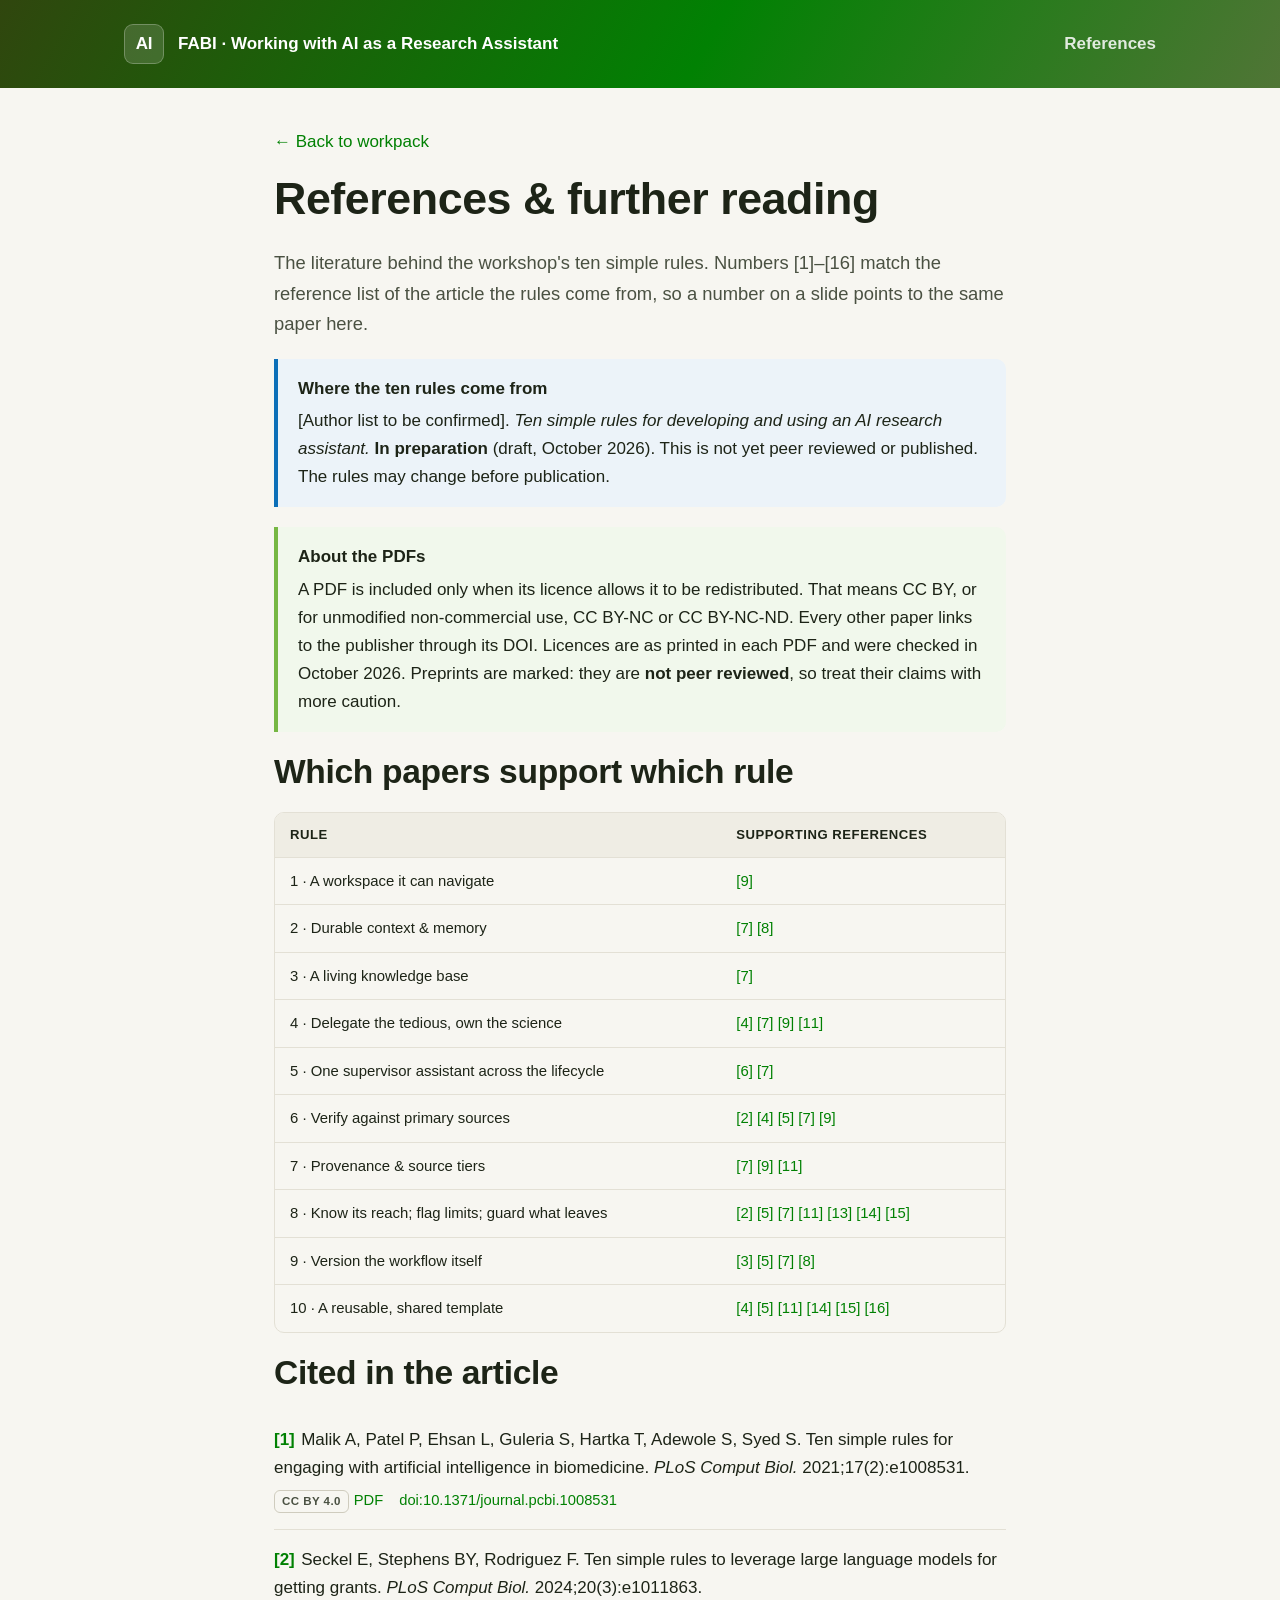
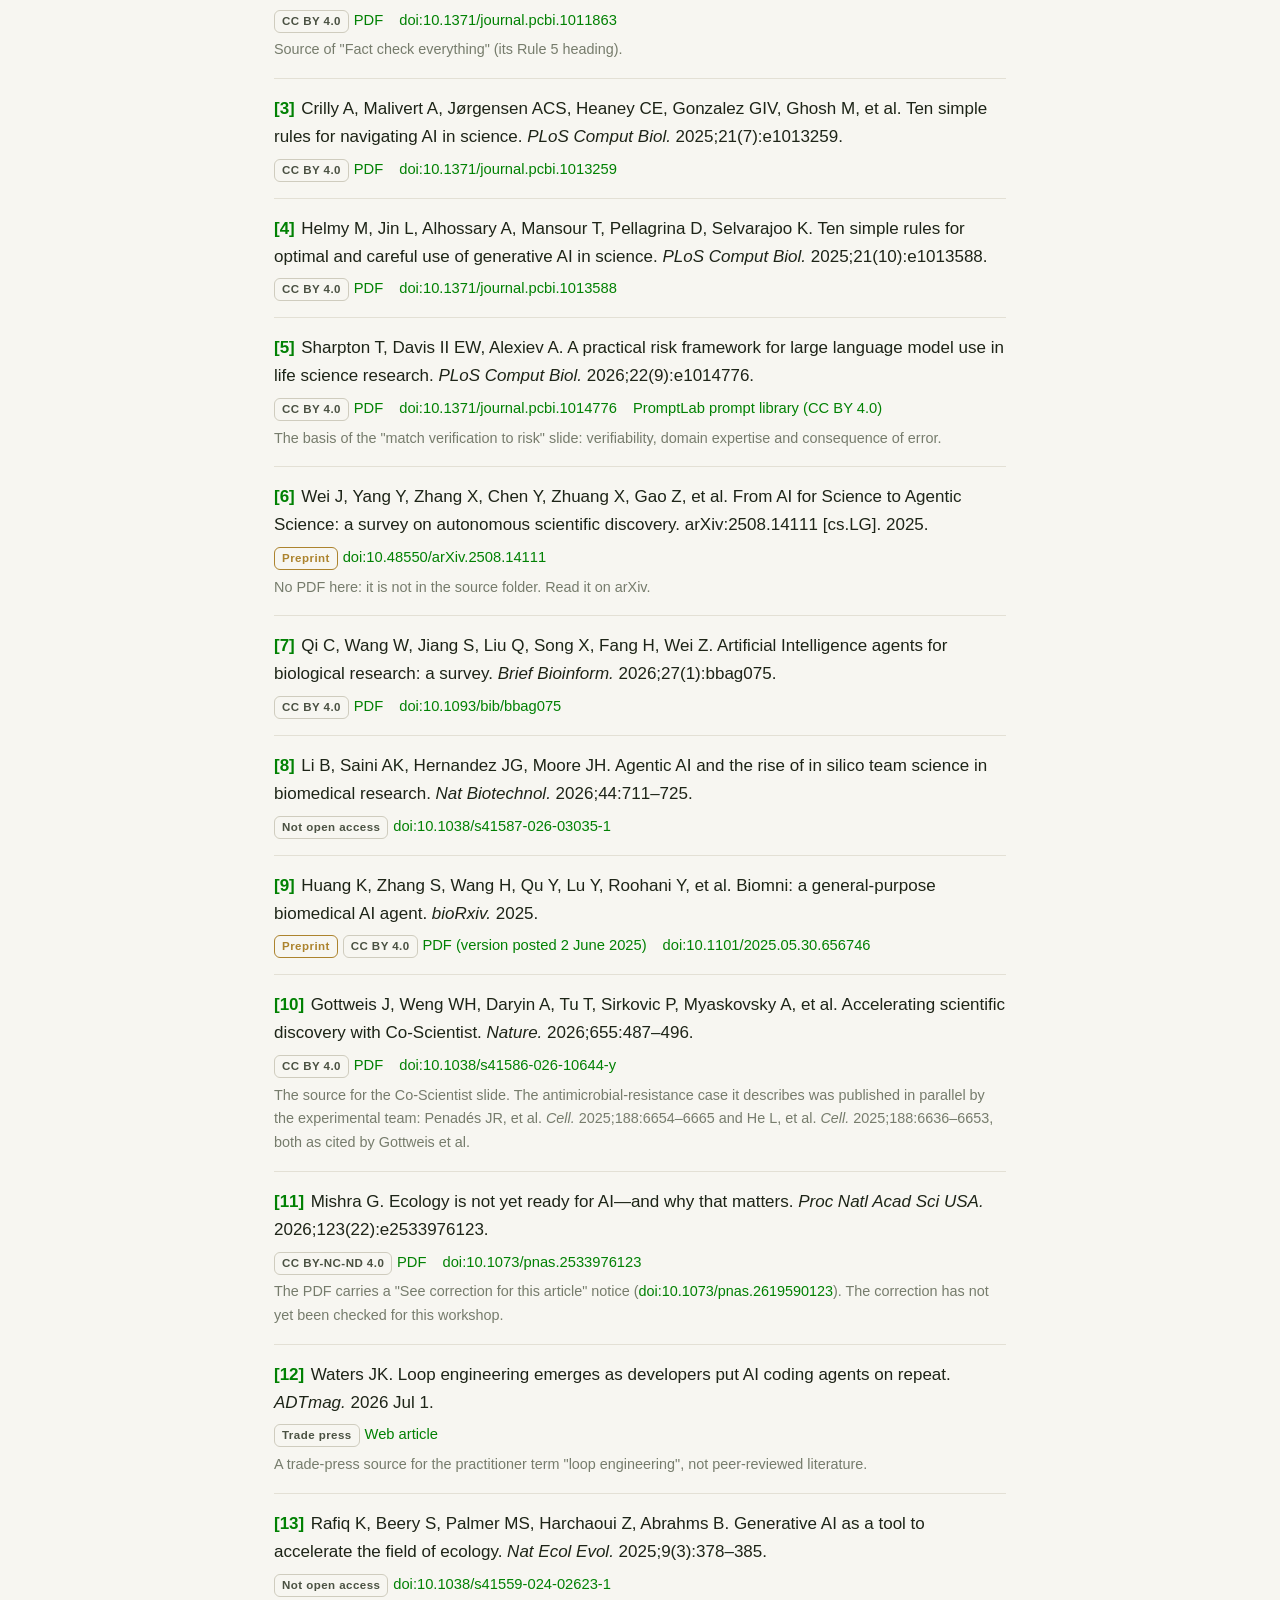
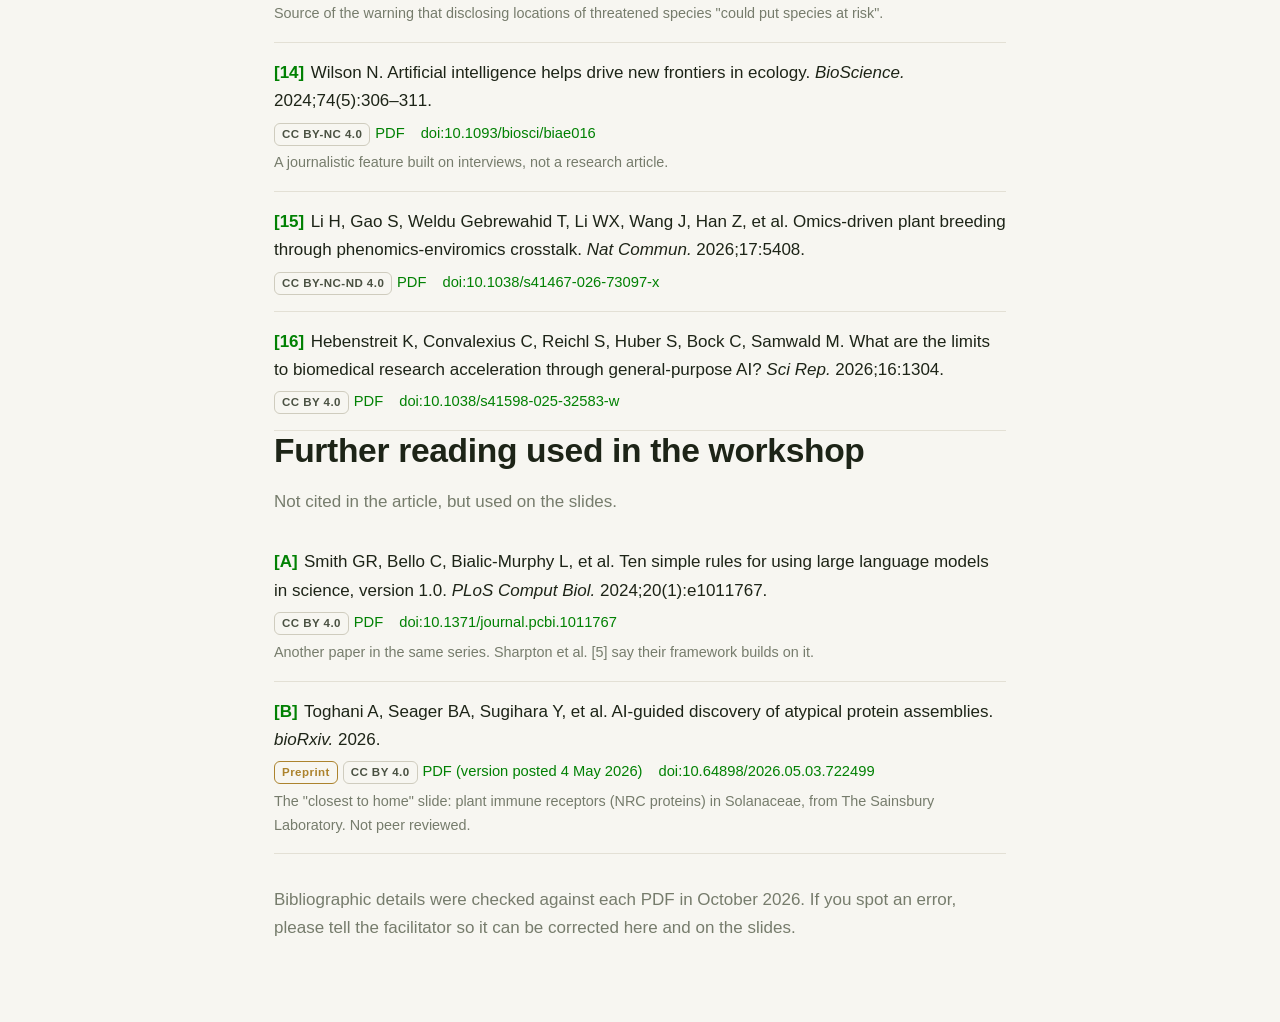
<file: references.html>
<!DOCTYPE html>
<html lang="en">
<head>
<meta charset="utf-8">
<meta name="viewport" content="width=device-width, initial-scale=1">
<title>Working with AI as a Research Assistant — References</title>
<link rel="stylesheet" href="assets/theme.css">
<style>
  .lead-in { font-size:1.15rem; color:var(--text-soft); }
  .refs { list-style:none; padding:0; margin:0; }
  .refs li { padding:1rem 0; border-bottom:1px solid var(--border); scroll-margin-top:1rem; }
  .refs li:target { background:color-mix(in srgb, var(--gold) 12%, transparent); }
  .refs .n { font-weight:800; color:var(--brand); margin-right:.4rem; }
  .refs .links { margin-top:.35rem; font-size:.92rem; }
  .refs .links a { margin-right:1rem; }
  .refs .note { margin-top:.35rem; font-size:.9rem; color:var(--text-mute); }
  .lic { display:inline-block; padding:1px 7px; border-radius:6px; font-size:.72rem; font-weight:800; letter-spacing:.04em; border:1px solid var(--border-strong); color:var(--text-soft); margin-right:.3rem; }
  .lic-pre { border-color:var(--gold); color:var(--gold); }
  @media print { .no-print{display:none;} }
</style>
</head>
<body>

<header class="masthead">
  <div class="container" style="padding:1.5rem 24px; display:flex; align-items:center; gap:14px;">
    <div class="brandmark"><span class="logo">AI</span> FABI · Working with AI as a Research Assistant</div>
    <span style="margin-left:auto; opacity:.85; font-weight:600;">References</span>
  </div>
</header>

<main class="container narrow" style="padding:2.5rem 24px 4rem;">
  <p class="no-print"><a href="index.html">← Back to workpack</a></p>
  <h1>References &amp; further reading</h1>
  <p class="lead-in">The literature behind the workshop's ten simple rules. Numbers [1]–[16] match the reference list of the article the rules come from, so a number on a slide points to the same paper here.</p>

  <div class="callout callout-info">
    <div class="callout-title">Where the ten rules come from</div>
    <p>[Author list to be confirmed]. <em>Ten simple rules for developing and using an AI research assistant.</em> <strong>In preparation</strong> (draft, October 2026). This is not yet peer reviewed or published. The rules may change before publication.</p>
  </div>

  <div class="callout callout-tip">
    <div class="callout-title">About the PDFs</div>
    <p>A PDF is included only when its licence allows it to be redistributed. That means CC BY, or for unmodified non-commercial use, CC BY-NC or CC BY-NC-ND. Every other paper links to the publisher through its DOI. Licences are as printed in each PDF and were checked in October 2026. Preprints are marked: they are <strong>not peer reviewed</strong>, so treat their claims with more caution.</p>
  </div>

  <h2>Which papers support which rule</h2>
  <div class="table-wrap">
    <table>
      <thead><tr><th>Rule</th><th>Supporting references</th></tr></thead>
      <tbody>
        <tr><td>1 · A workspace it can navigate</td><td><a href="#ref9">[9]</a></td></tr>
        <tr><td>2 · Durable context &amp; memory</td><td><a href="#ref7">[7]</a> <a href="#ref8">[8]</a></td></tr>
        <tr><td>3 · A living knowledge base</td><td><a href="#ref7">[7]</a></td></tr>
        <tr><td>4 · Delegate the tedious, own the science</td><td><a href="#ref4">[4]</a> <a href="#ref7">[7]</a> <a href="#ref9">[9]</a> <a href="#ref11">[11]</a></td></tr>
        <tr><td>5 · One supervisor assistant across the lifecycle</td><td><a href="#ref6">[6]</a> <a href="#ref7">[7]</a></td></tr>
        <tr><td>6 · Verify against primary sources</td><td><a href="#ref2">[2]</a> <a href="#ref4">[4]</a> <a href="#ref5">[5]</a> <a href="#ref7">[7]</a> <a href="#ref9">[9]</a></td></tr>
        <tr><td>7 · Provenance &amp; source tiers</td><td><a href="#ref7">[7]</a> <a href="#ref9">[9]</a> <a href="#ref11">[11]</a></td></tr>
        <tr><td>8 · Know its reach; flag limits; guard what leaves</td><td><a href="#ref2">[2]</a> <a href="#ref5">[5]</a> <a href="#ref7">[7]</a> <a href="#ref11">[11]</a> <a href="#ref13">[13]</a> <a href="#ref14">[14]</a> <a href="#ref15">[15]</a></td></tr>
        <tr><td>9 · Version the workflow itself</td><td><a href="#ref3">[3]</a> <a href="#ref5">[5]</a> <a href="#ref7">[7]</a> <a href="#ref8">[8]</a></td></tr>
        <tr><td>10 · A reusable, shared template</td><td><a href="#ref4">[4]</a> <a href="#ref5">[5]</a> <a href="#ref11">[11]</a> <a href="#ref14">[14]</a> <a href="#ref15">[15]</a> <a href="#ref16">[16]</a></td></tr>
      </tbody>
    </table>
  </div>

  <h2>Cited in the article</h2>
  <ol class="refs">
    <li id="ref1"><span class="n">[1]</span>Malik A, Patel P, Ehsan L, Guleria S, Hartka T, Adewole S, Syed S. Ten simple rules for engaging with artificial intelligence in biomedicine. <em>PLoS Comput Biol.</em> 2021;17(2):e1008531.
      <div class="links"><span class="lic">CC BY 4.0</span><a href="references/malik_2021_ten_simple_rules_ai_biomedicine.pdf">PDF</a><a href="https://doi.org/10.1371/journal.pcbi.1008531">doi:10.1371/journal.pcbi.1008531</a></div></li>

    <li id="ref2"><span class="n">[2]</span>Seckel E, Stephens BY, Rodriguez F. Ten simple rules to leverage large language models for getting grants. <em>PLoS Comput Biol.</em> 2024;20(3):e1011863.
      <div class="links"><span class="lic">CC BY 4.0</span><a href="references/seckel_2024_ten_simple_rules_llms_grants.pdf">PDF</a><a href="https://doi.org/10.1371/journal.pcbi.1011863">doi:10.1371/journal.pcbi.1011863</a></div>
      <div class="note">Source of "Fact check everything" (its Rule 5 heading).</div></li>

    <li id="ref3"><span class="n">[3]</span>Crilly A, Malivert A, Jørgensen ACS, Heaney CE, Gonzalez GIV, Ghosh M, et al. Ten simple rules for navigating AI in science. <em>PLoS Comput Biol.</em> 2025;21(7):e1013259.
      <div class="links"><span class="lic">CC BY 4.0</span><a href="references/crilly_2025_ten_simple_rules_navigating_ai.pdf">PDF</a><a href="https://doi.org/10.1371/journal.pcbi.1013259">doi:10.1371/journal.pcbi.1013259</a></div></li>

    <li id="ref4"><span class="n">[4]</span>Helmy M, Jin L, Alhossary A, Mansour T, Pellagrina D, Selvarajoo K. Ten simple rules for optimal and careful use of generative AI in science. <em>PLoS Comput Biol.</em> 2025;21(10):e1013588.
      <div class="links"><span class="lic">CC BY 4.0</span><a href="references/helmy_2025_ten_simple_rules_generative_ai.pdf">PDF</a><a href="https://doi.org/10.1371/journal.pcbi.1013588">doi:10.1371/journal.pcbi.1013588</a></div></li>

    <li id="ref5"><span class="n">[5]</span>Sharpton T, Davis II EW, Alexiev A. A practical risk framework for large language model use in life science research. <em>PLoS Comput Biol.</em> 2026;22(9):e1014776.
      <div class="links"><span class="lic">CC BY 4.0</span><a href="references/sharpton_2026_llm_risk_framework.pdf">PDF</a><a href="https://doi.org/10.1371/journal.pcbi.1014776">doi:10.1371/journal.pcbi.1014776</a><a href="https://github.com/SharptonLab/PromptLab">PromptLab prompt library (CC BY 4.0)</a></div>
      <div class="note">The basis of the "match verification to risk" slide: verifiability, domain expertise and consequence of error.</div></li>

    <li id="ref6"><span class="n">[6]</span>Wei J, Yang Y, Zhang X, Chen Y, Zhuang X, Gao Z, et al. From AI for Science to Agentic Science: a survey on autonomous scientific discovery. arXiv:2508.14111 [cs.LG]. 2025.
      <div class="links"><span class="lic lic-pre">Preprint</span><a href="https://doi.org/10.48550/arXiv.2508.14111">doi:10.48550/arXiv.2508.14111</a></div>
      <div class="note">No PDF here: it is not in the source folder. Read it on arXiv.</div></li>

    <li id="ref7"><span class="n">[7]</span>Qi C, Wang W, Jiang S, Liu Q, Song X, Fang H, Wei Z. Artificial Intelligence agents for biological research: a survey. <em>Brief Bioinform.</em> 2026;27(1):bbag075.
      <div class="links"><span class="lic">CC BY 4.0</span><a href="references/qi_2026_ai_agents_biological_research_survey.pdf">PDF</a><a href="https://doi.org/10.1093/bib/bbag075">doi:10.1093/bib/bbag075</a></div></li>

    <li id="ref8"><span class="n">[8]</span>Li B, Saini AK, Hernandez JG, Moore JH. Agentic AI and the rise of in silico team science in biomedical research. <em>Nat Biotechnol.</em> 2026;44:711–725.
      <div class="links"><span class="lic">Not open access</span><a href="https://doi.org/10.1038/s41587-026-03035-1">doi:10.1038/s41587-026-03035-1</a></div></li>

    <li id="ref9"><span class="n">[9]</span>Huang K, Zhang S, Wang H, Qu Y, Lu Y, Roohani Y, et al. Biomni: a general-purpose biomedical AI agent. <em>bioRxiv.</em> 2025.
      <div class="links"><span class="lic lic-pre">Preprint</span><span class="lic">CC BY 4.0</span><a href="references/huang_2025_biomni_preprint.pdf">PDF (version posted 2 June 2025)</a><a href="https://doi.org/10.1101/2025.05.30.656746">doi:10.1101/2025.05.30.656746</a></div></li>

    <li id="ref10"><span class="n">[10]</span>Gottweis J, Weng WH, Daryin A, Tu T, Sirkovic P, Myaskovsky A, et al. Accelerating scientific discovery with Co-Scientist. <em>Nature.</em> 2026;655:487–496.
      <div class="links"><span class="lic">CC BY 4.0</span><a href="references/gottweis_2026_co_scientist_nature.pdf">PDF</a><a href="https://doi.org/10.1038/s41586-026-10644-y">doi:10.1038/s41586-026-10644-y</a></div>
      <div class="note">The source for the Co-Scientist slide. The antimicrobial-resistance case it describes was published in parallel by the experimental team: Penadés JR, et al. <em>Cell.</em> 2025;188:6654–6665 and He L, et al. <em>Cell.</em> 2025;188:6636–6653, both as cited by Gottweis et al.</div></li>

    <li id="ref11"><span class="n">[11]</span>Mishra G. Ecology is not yet ready for AI—and why that matters. <em>Proc Natl Acad Sci USA.</em> 2026;123(22):e2533976123.
      <div class="links"><span class="lic">CC BY-NC-ND 4.0</span><a href="references/mishra_2026_ecology_not_ready_for_ai.pdf">PDF</a><a href="https://doi.org/10.1073/pnas.2533976123">doi:10.1073/pnas.2533976123</a></div>
      <div class="note">The PDF carries a "See correction for this article" notice (<a href="https://doi.org/10.1073/pnas.2619590123">doi:10.1073/pnas.2619590123</a>). The correction has not yet been checked for this workshop.</div></li>

    <li id="ref12"><span class="n">[12]</span>Waters JK. Loop engineering emerges as developers put AI coding agents on repeat. <em>ADTmag.</em> 2026 Jul 1.
      <div class="links"><span class="lic">Trade press</span><a href="https://adtmag.com/articles/2026/07/01/loop-engineering-emerges-as-developers-put-ai-coding-agents-on-repeat.aspx">Web article</a></div>
      <div class="note">A trade-press source for the practitioner term "loop engineering", not peer-reviewed literature.</div></li>

    <li id="ref13"><span class="n">[13]</span>Rafiq K, Beery S, Palmer MS, Harchaoui Z, Abrahms B. Generative AI as a tool to accelerate the field of ecology. <em>Nat Ecol Evol.</em> 2025;9(3):378–385.
      <div class="links"><span class="lic">Not open access</span><a href="https://doi.org/10.1038/s41559-024-02623-1">doi:10.1038/s41559-024-02623-1</a></div>
      <div class="note">Source of the warning that disclosing locations of threatened species "could put species at risk".</div></li>

    <li id="ref14"><span class="n">[14]</span>Wilson N. Artificial intelligence helps drive new frontiers in ecology. <em>BioScience.</em> 2024;74(5):306–311.
      <div class="links"><span class="lic">CC BY-NC 4.0</span><a href="references/wilson_2024_ai_ecology_frontiers.pdf">PDF</a><a href="https://doi.org/10.1093/biosci/biae016">doi:10.1093/biosci/biae016</a></div>
      <div class="note">A journalistic feature built on interviews, not a research article.</div></li>

    <li id="ref15"><span class="n">[15]</span>Li H, Gao S, Weldu Gebrewahid T, Li WX, Wang J, Han Z, et al. Omics-driven plant breeding through phenomics-enviromics crosstalk. <em>Nat Commun.</em> 2026;17:5408.
      <div class="links"><span class="lic">CC BY-NC-ND 4.0</span><a href="references/li_2026_omics_plant_breeding.pdf">PDF</a><a href="https://doi.org/10.1038/s41467-026-73097-x">doi:10.1038/s41467-026-73097-x</a></div></li>

    <li id="ref16"><span class="n">[16]</span>Hebenstreit K, Convalexius C, Reichl S, Huber S, Bock C, Samwald M. What are the limits to biomedical research acceleration through general-purpose AI? <em>Sci Rep.</em> 2026;16:1304.
      <div class="links"><span class="lic">CC BY 4.0</span><a href="references/hebenstreit_2026_limits_research_acceleration.pdf">PDF</a><a href="https://doi.org/10.1038/s41598-025-32583-w">doi:10.1038/s41598-025-32583-w</a></div></li>
  </ol>

  <h2>Further reading used in the workshop</h2>
  <p class="muted">Not cited in the article, but used on the slides.</p>
  <ol class="refs">
    <li id="smith2024"><span class="n">[A]</span>Smith GR, Bello C, Bialic-Murphy L, et al. Ten simple rules for using large language models in science, version 1.0. <em>PLoS Comput Biol.</em> 2024;20(1):e1011767.
      <div class="links"><span class="lic">CC BY 4.0</span><a href="references/smith_2024_ten_simple_rules_llms_in_science.pdf">PDF</a><a href="https://doi.org/10.1371/journal.pcbi.1011767">doi:10.1371/journal.pcbi.1011767</a></div>
      <div class="note">Another paper in the same series. Sharpton et al. [5] say their framework builds on it.</div></li>

    <li id="toghani2026"><span class="n">[B]</span>Toghani A, Seager BA, Sugihara Y, et al. AI-guided discovery of atypical protein assemblies. <em>bioRxiv.</em> 2026.
      <div class="links"><span class="lic lic-pre">Preprint</span><span class="lic">CC BY 4.0</span><a href="references/toghani_2026_atypical_protein_assemblies_preprint.pdf">PDF (version posted 4 May 2026)</a><a href="https://doi.org/10.64898/2026.05.03.722499">doi:10.64898/2026.05.03.722499</a></div>
      <div class="note">The "closest to home" slide: plant immune receptors (NRC proteins) in Solanaceae, from The Sainsbury Laboratory. Not peer reviewed.</div></li>
  </ol>

  <p class="muted" style="margin-top:2rem">Bibliographic details were checked against each PDF in October 2026. If you spot an error, please tell the facilitator so it can be corrected here and on the slides.</p>
</main>

</body>
</html>
</file>
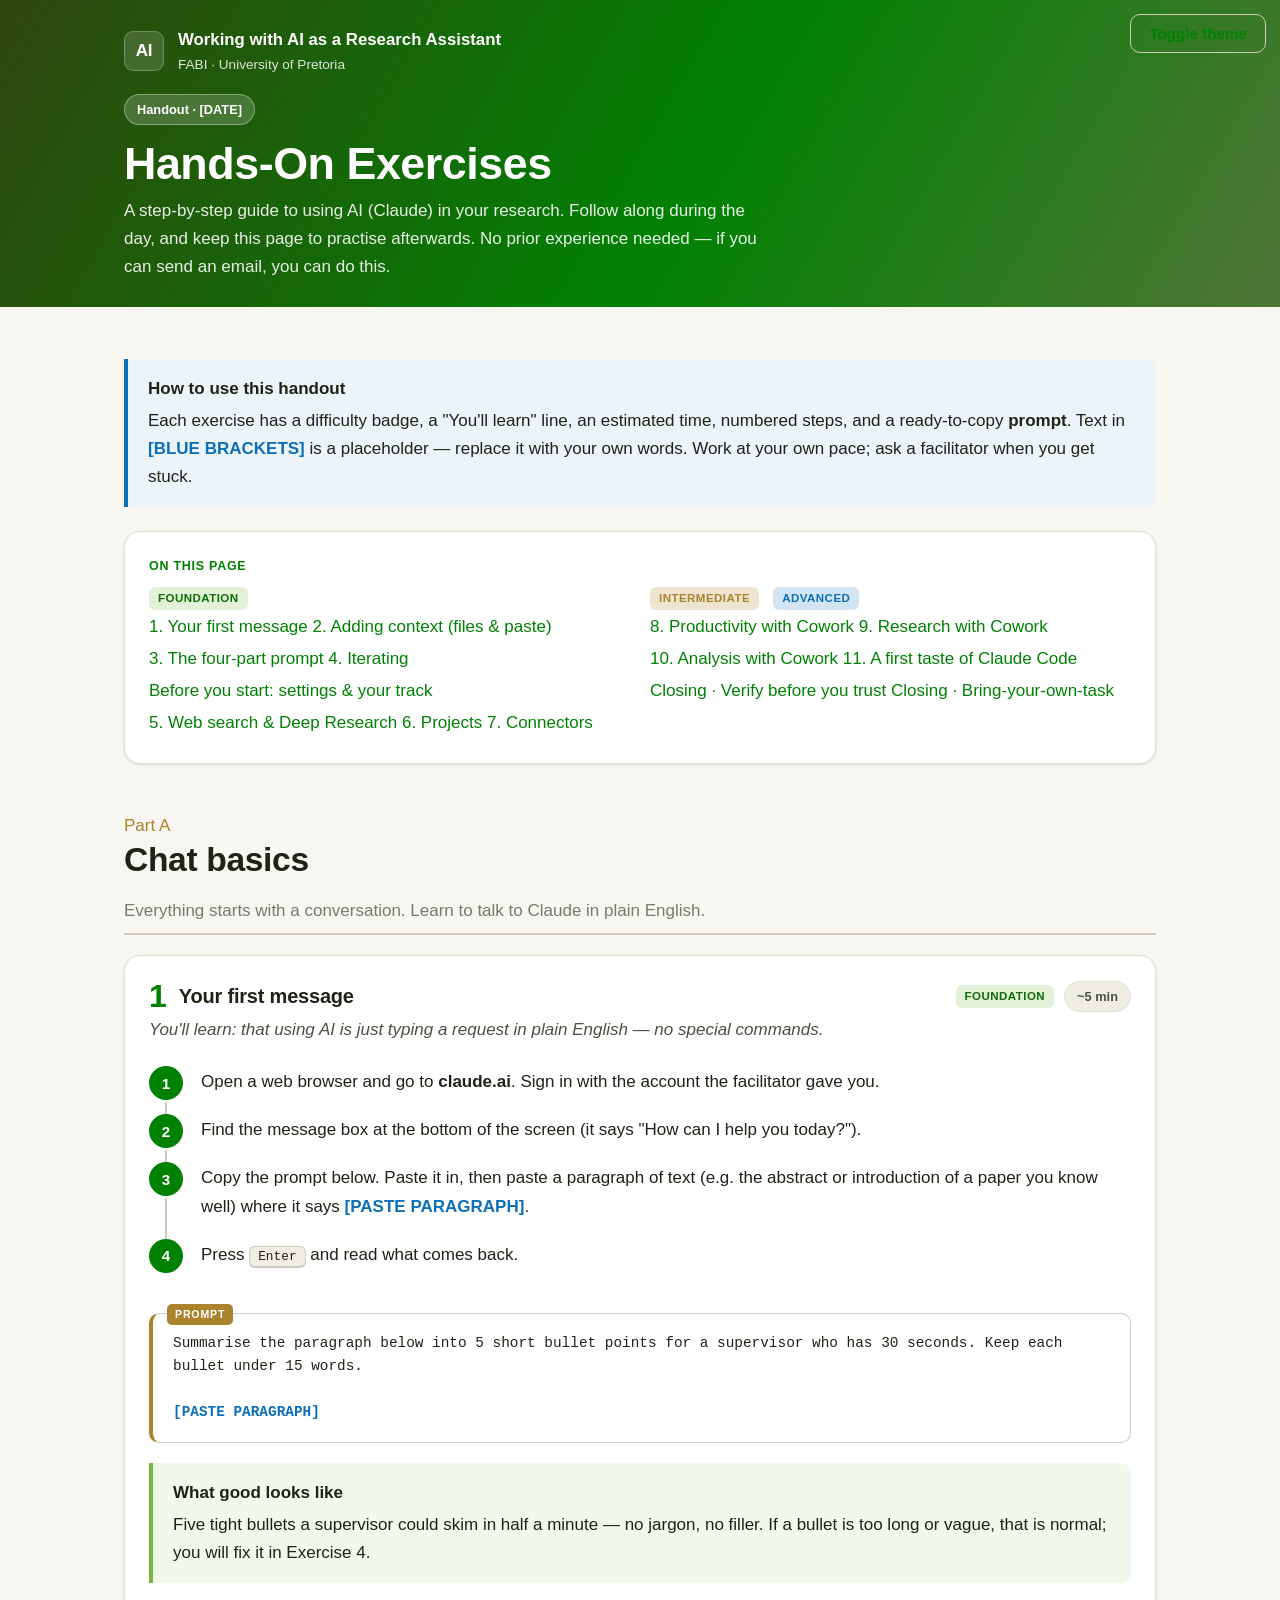
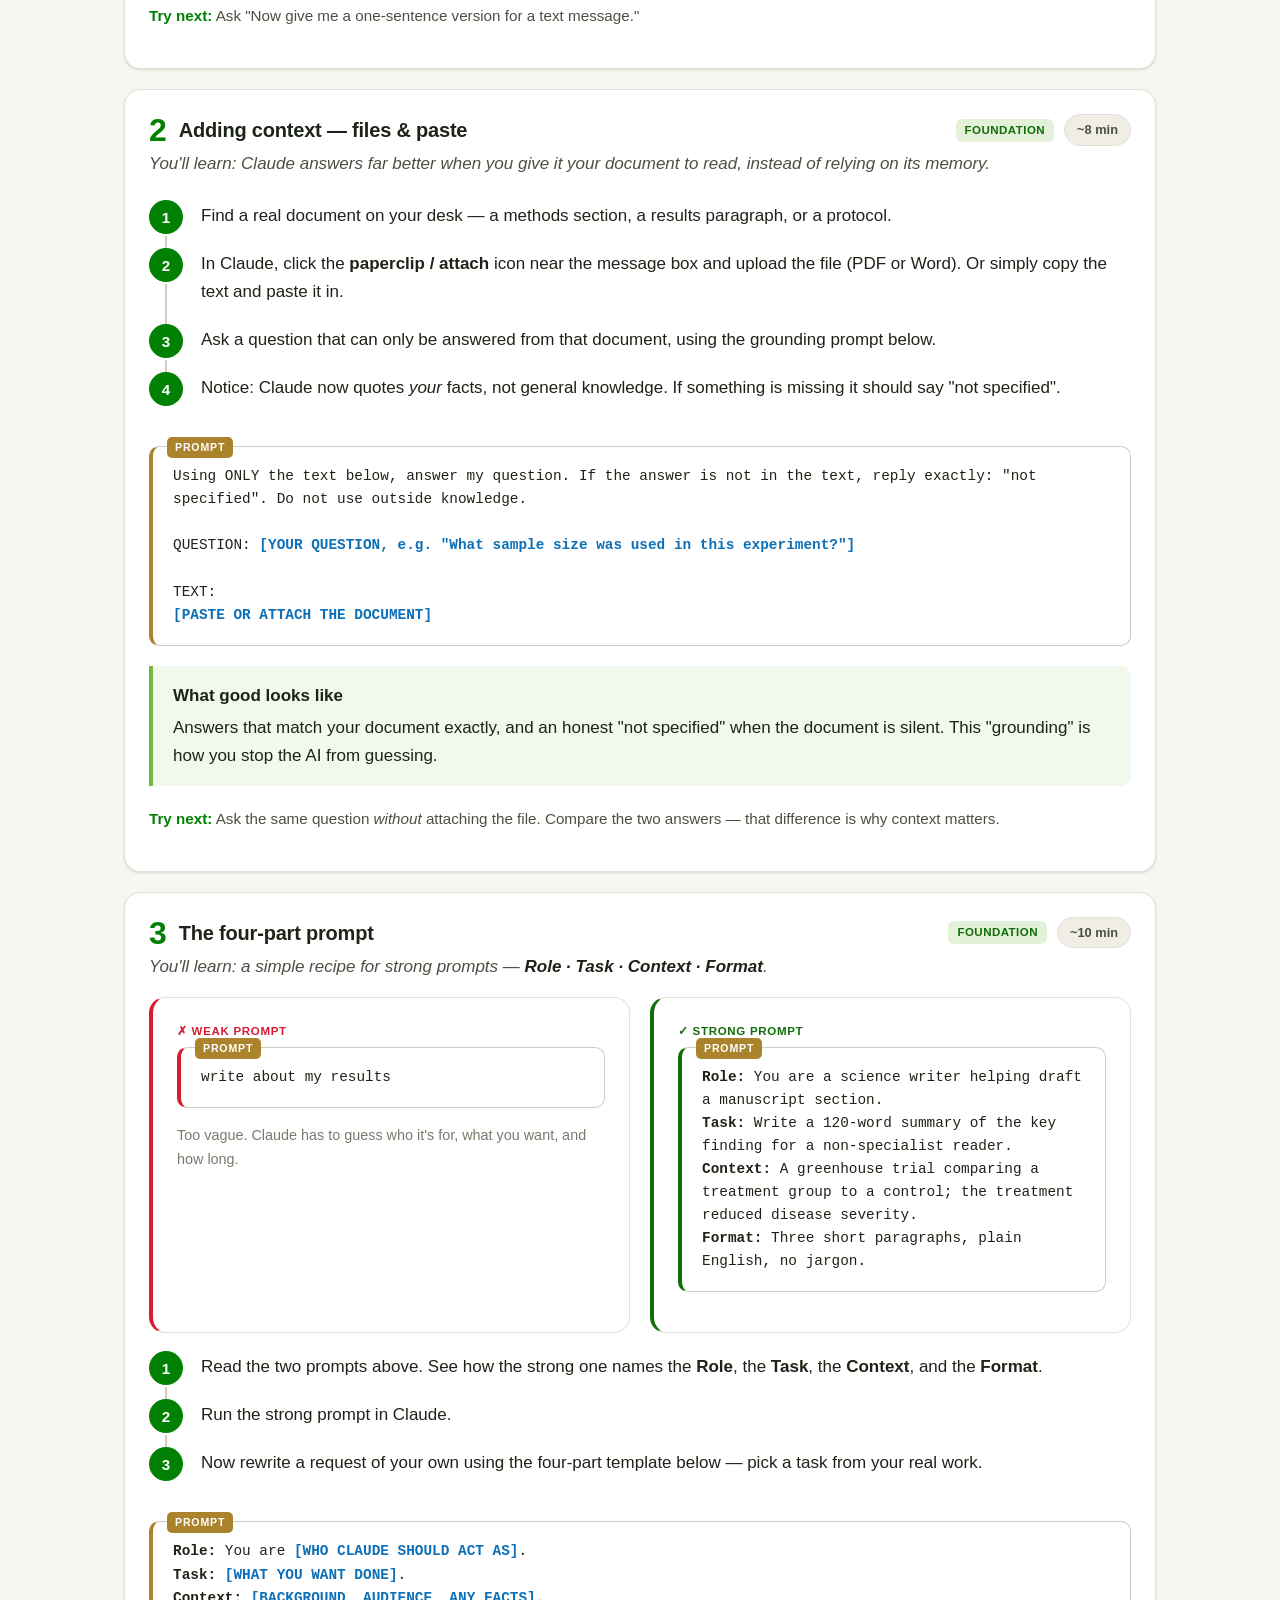
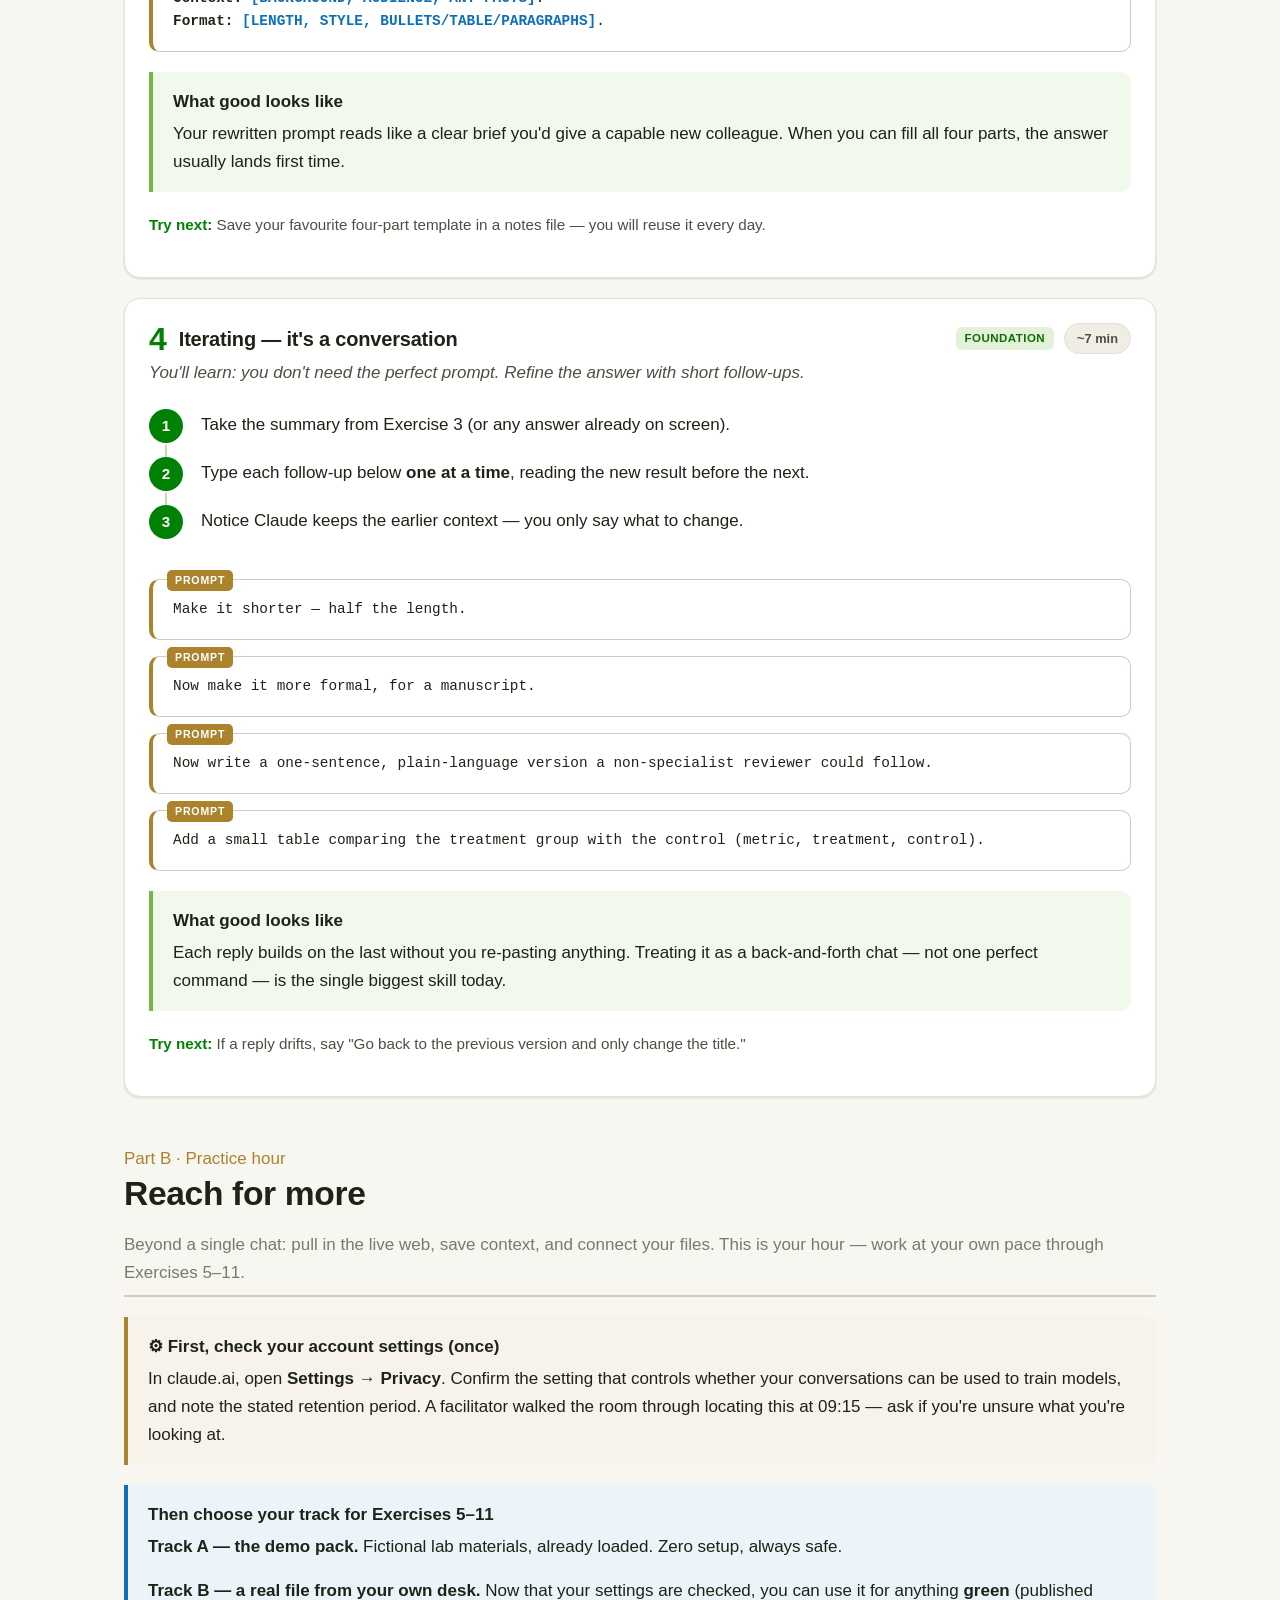
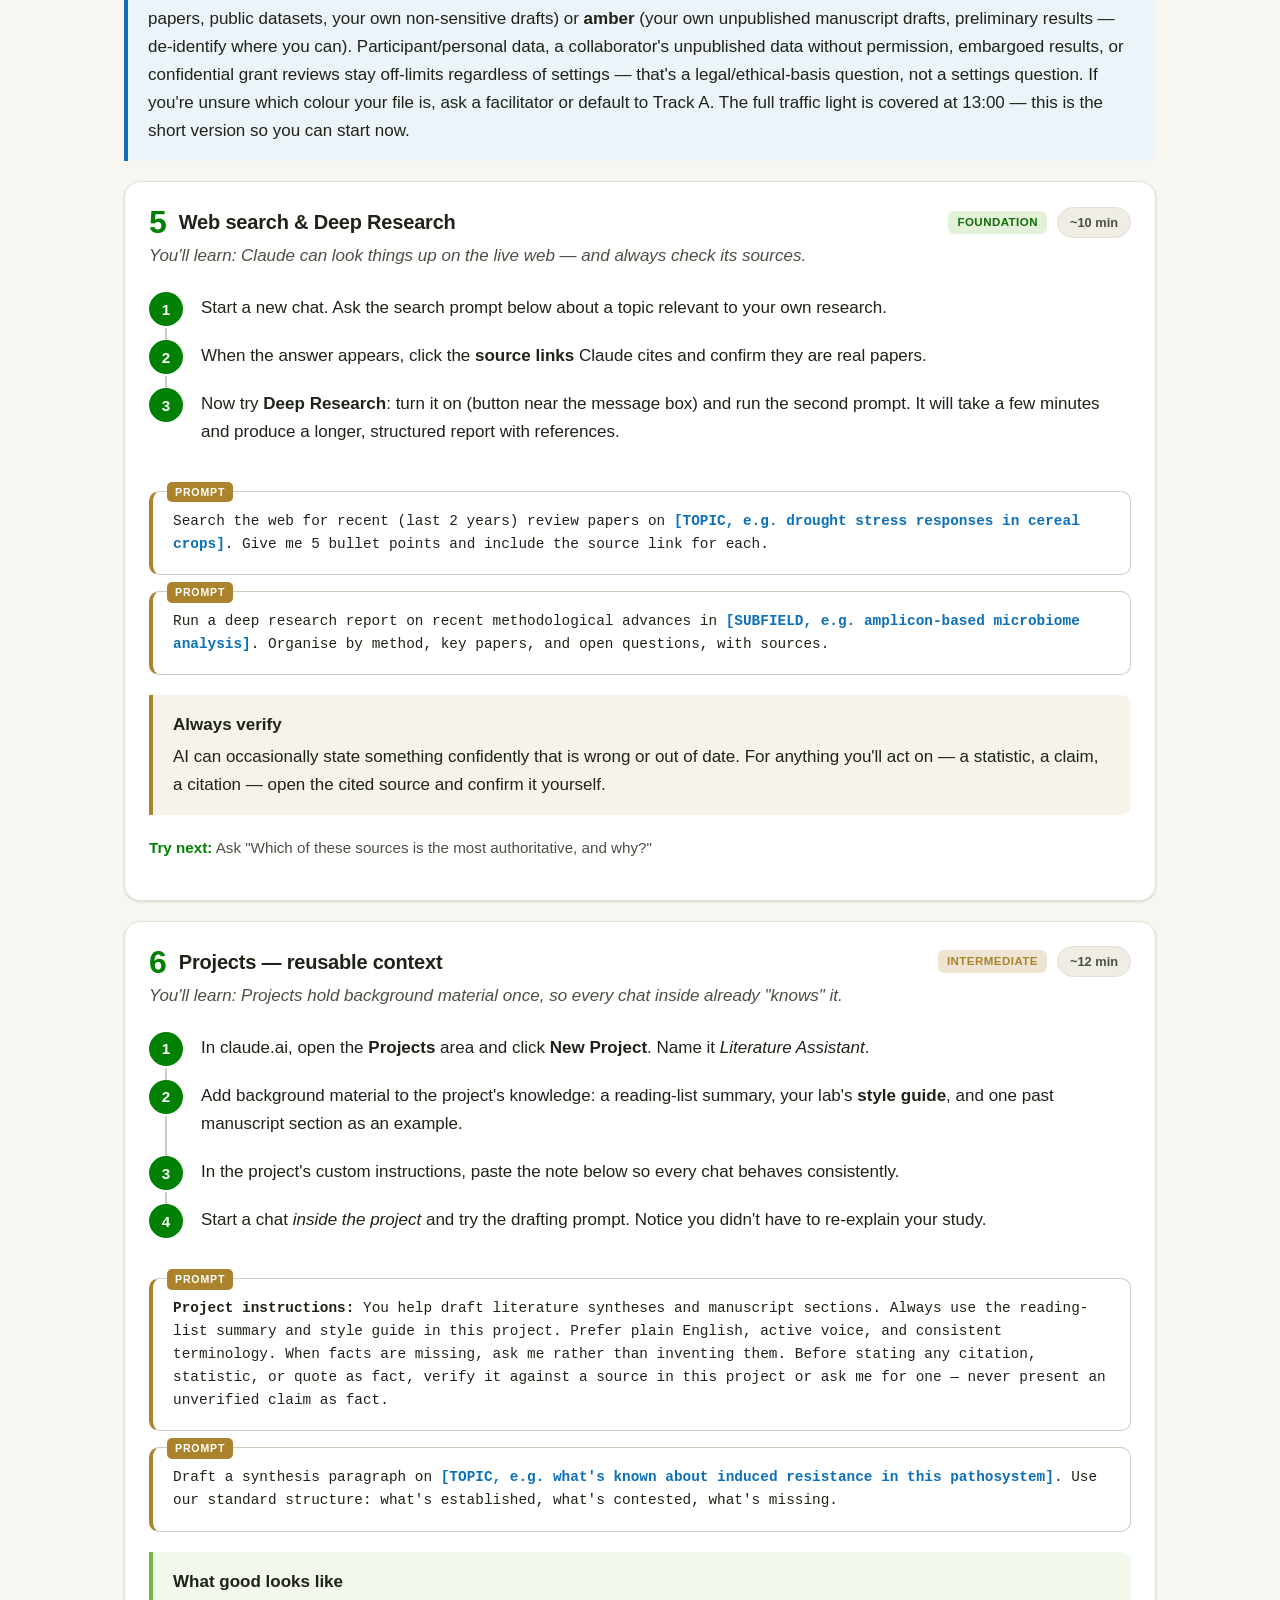
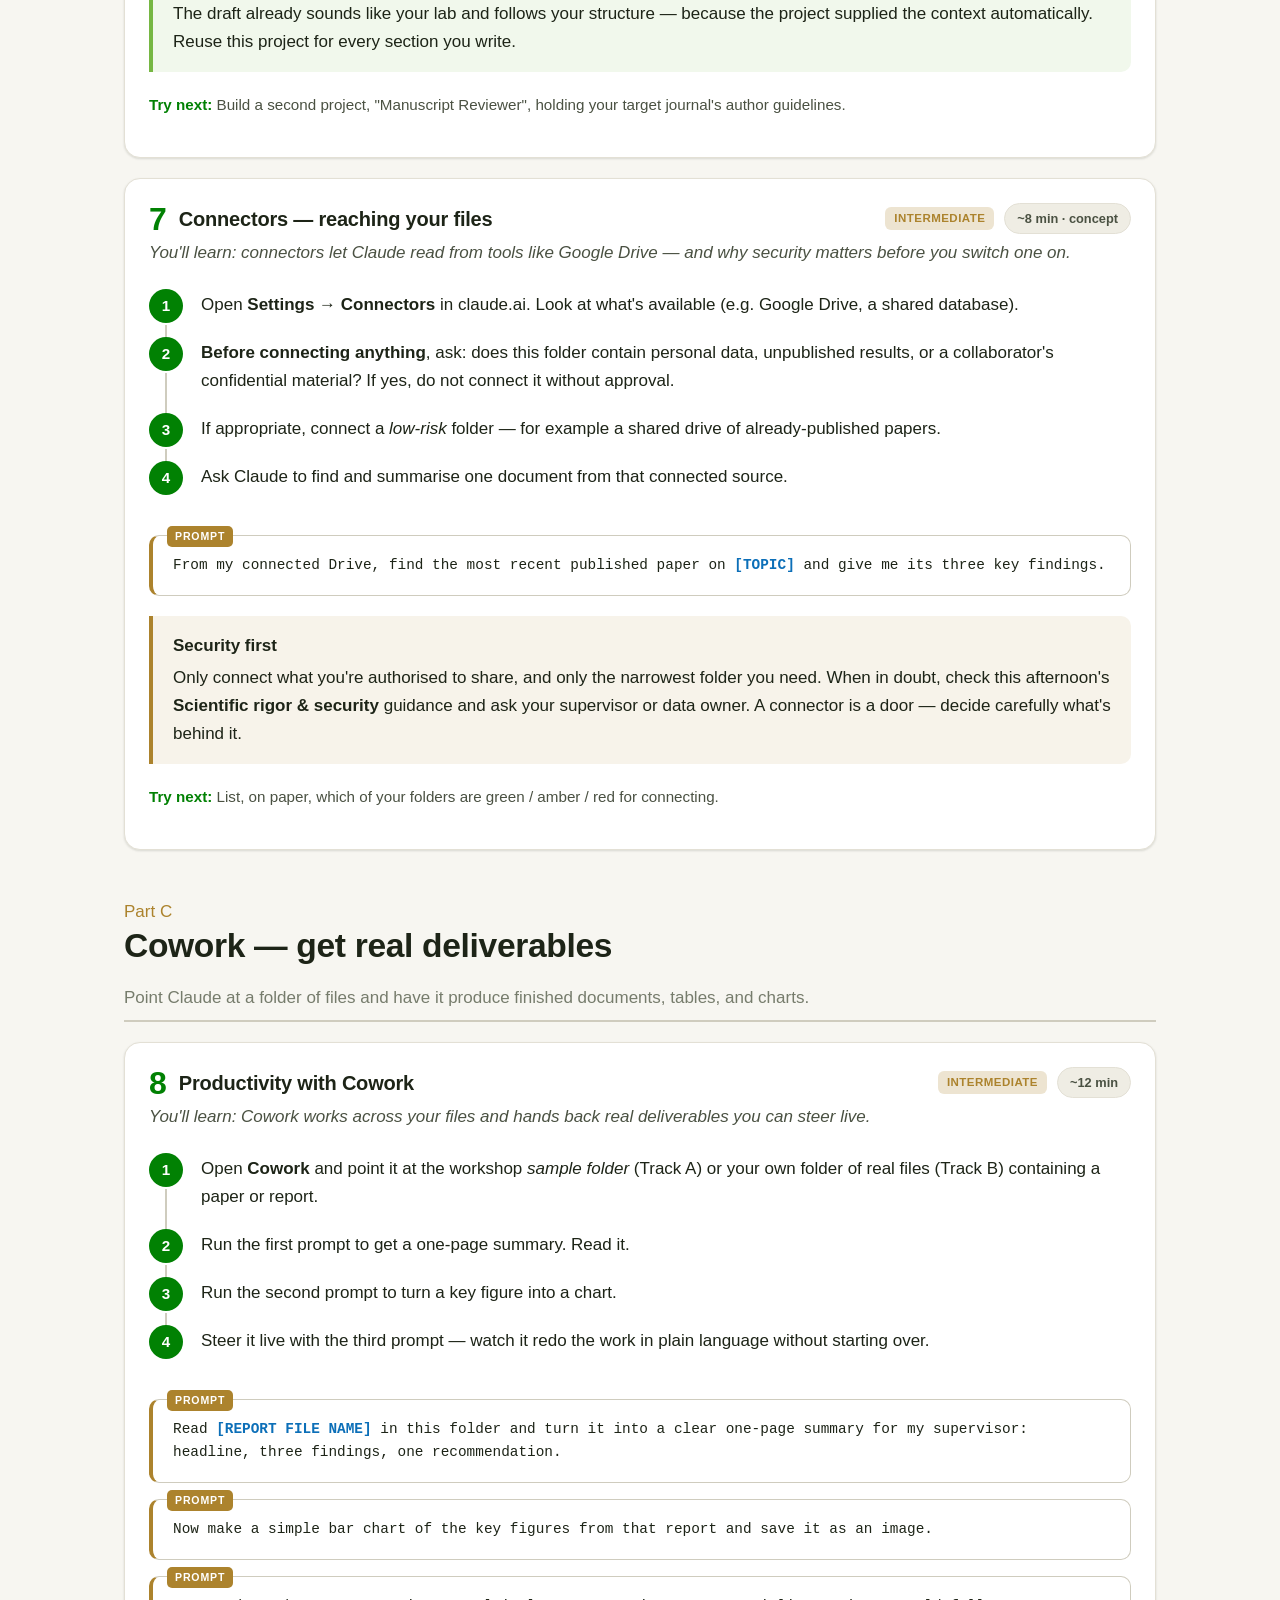
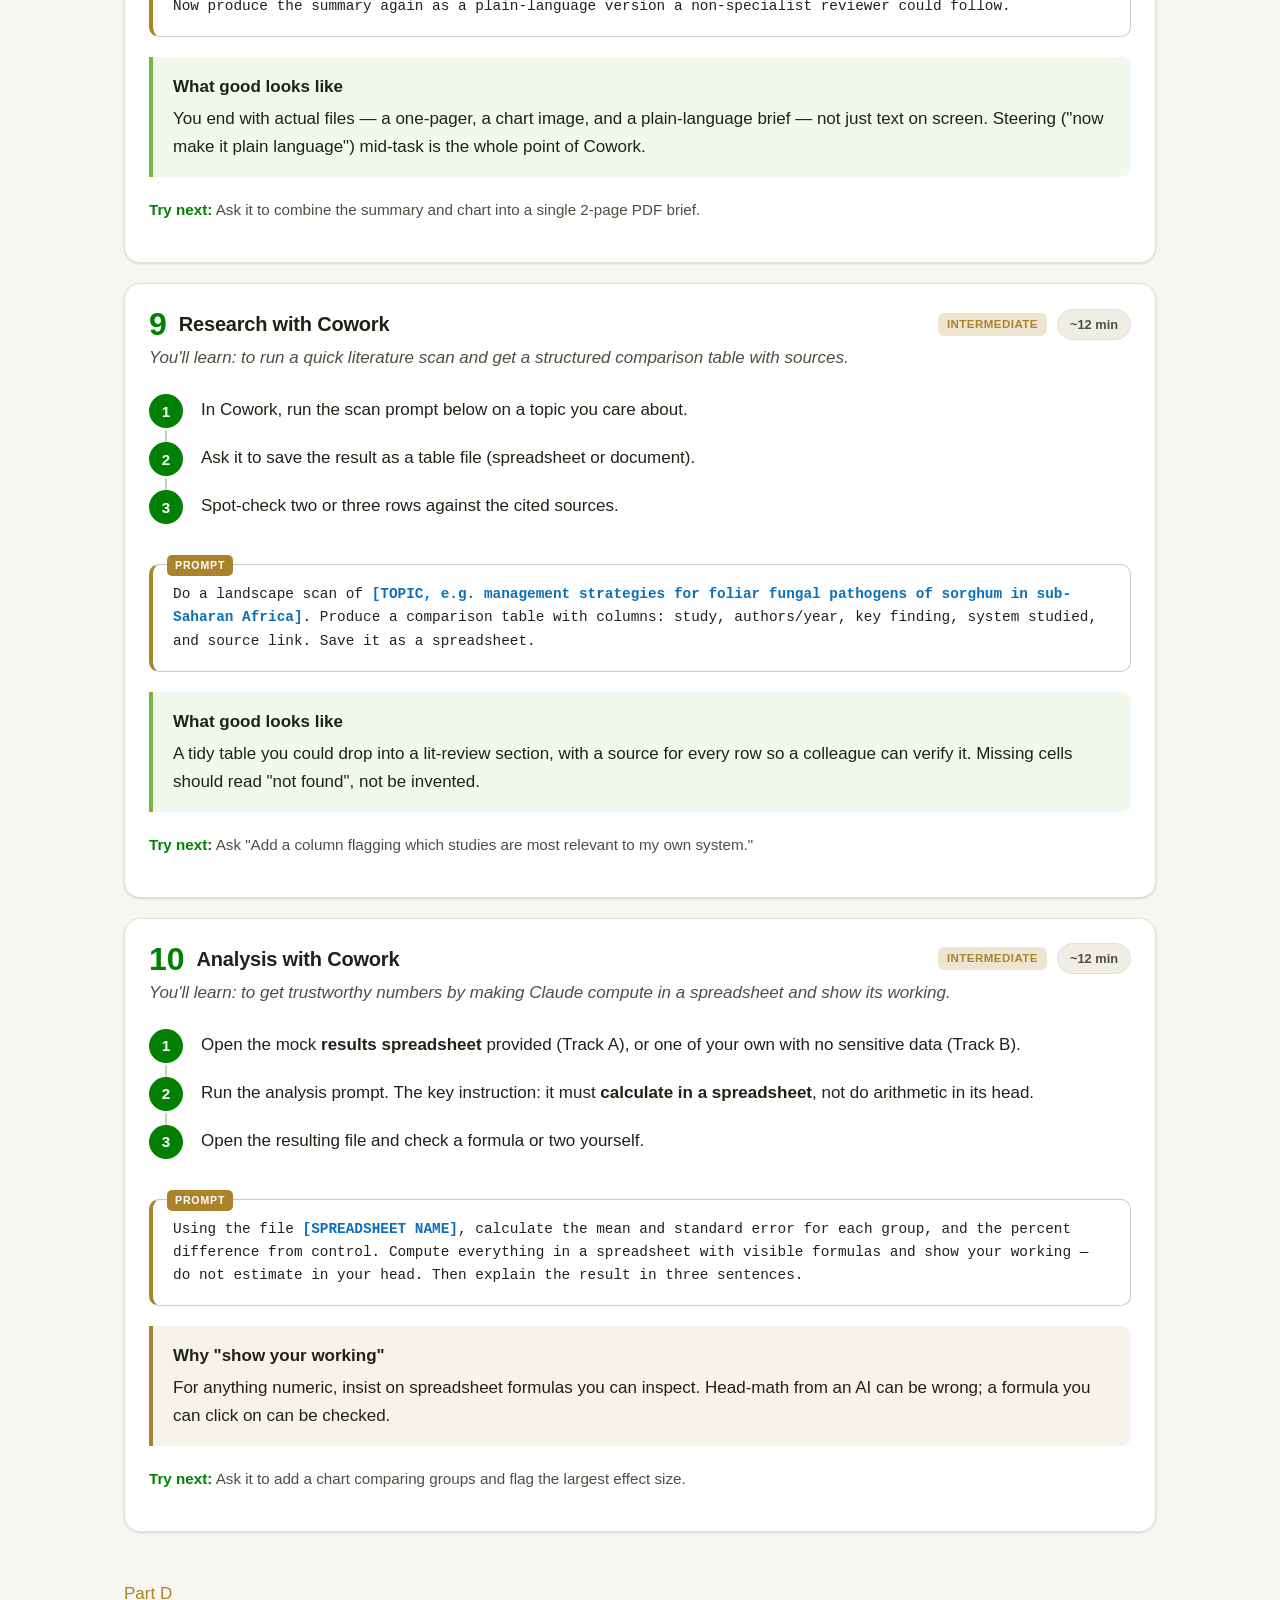
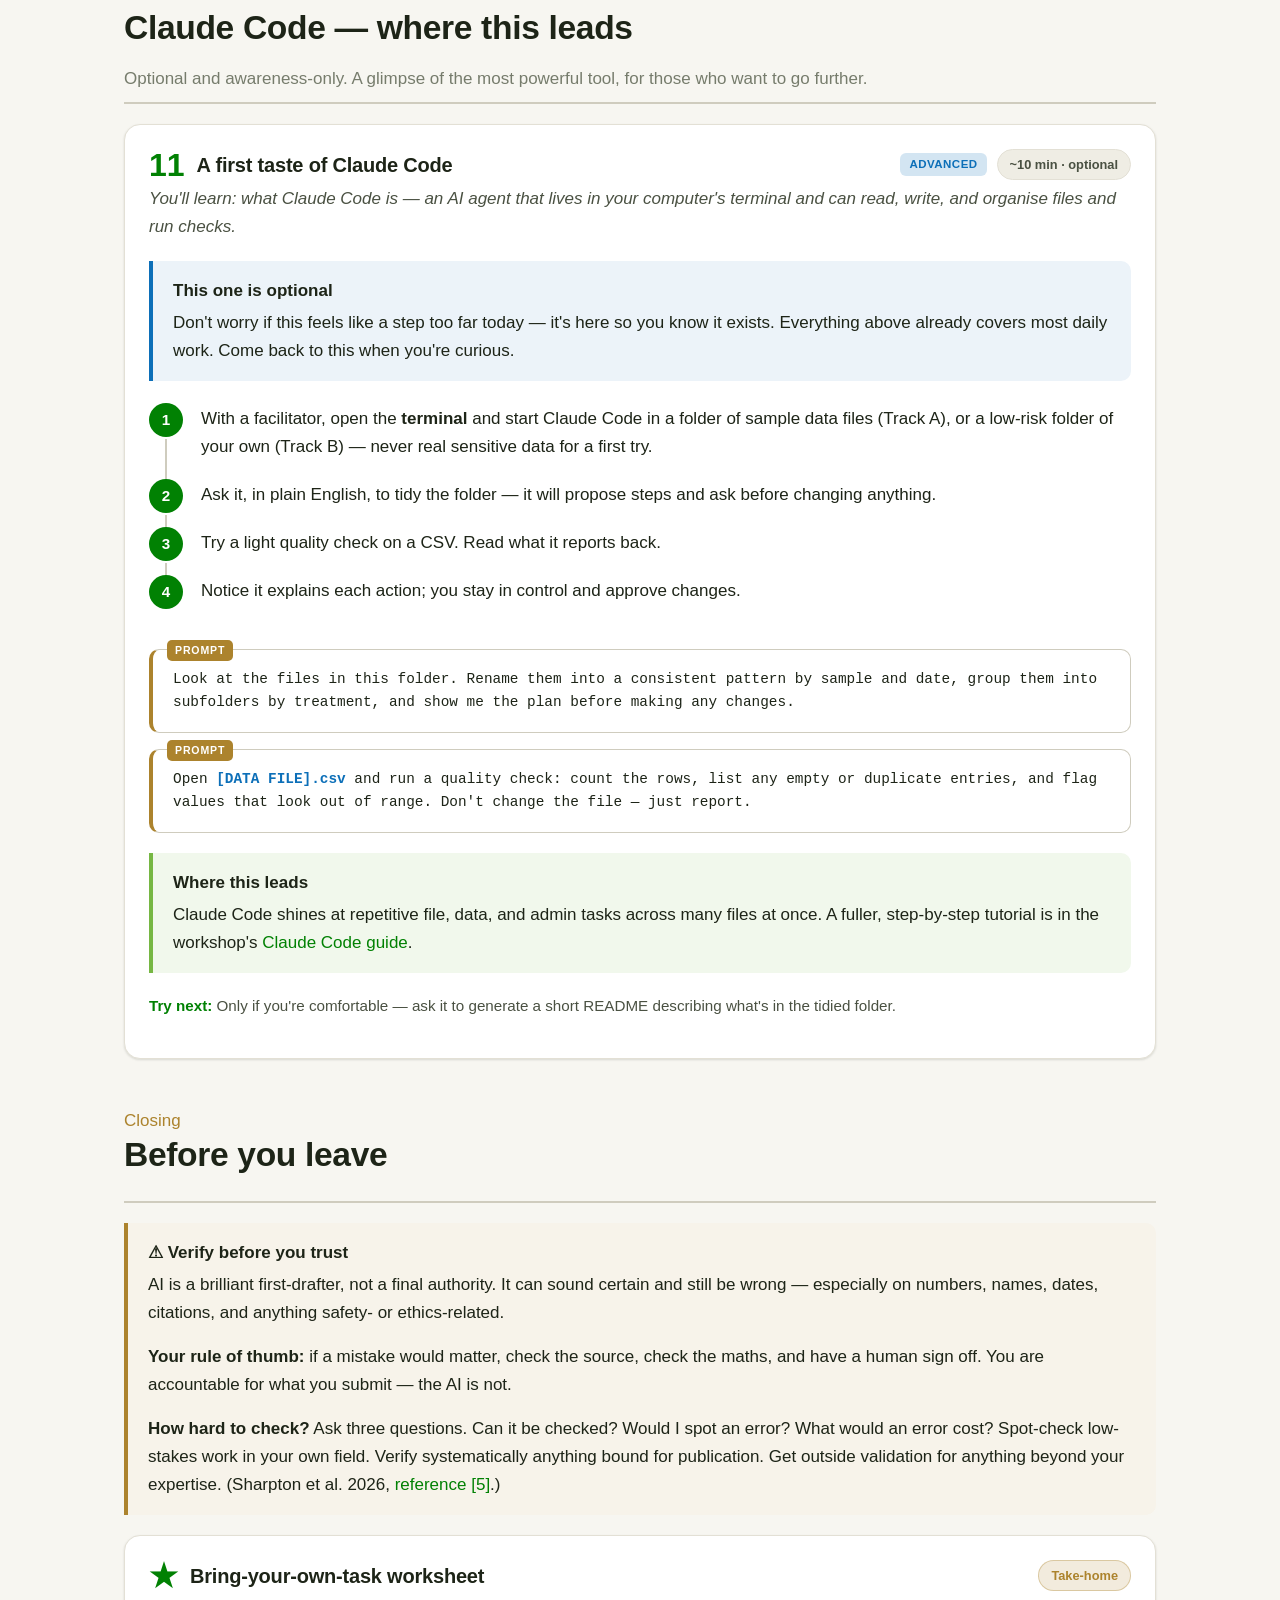
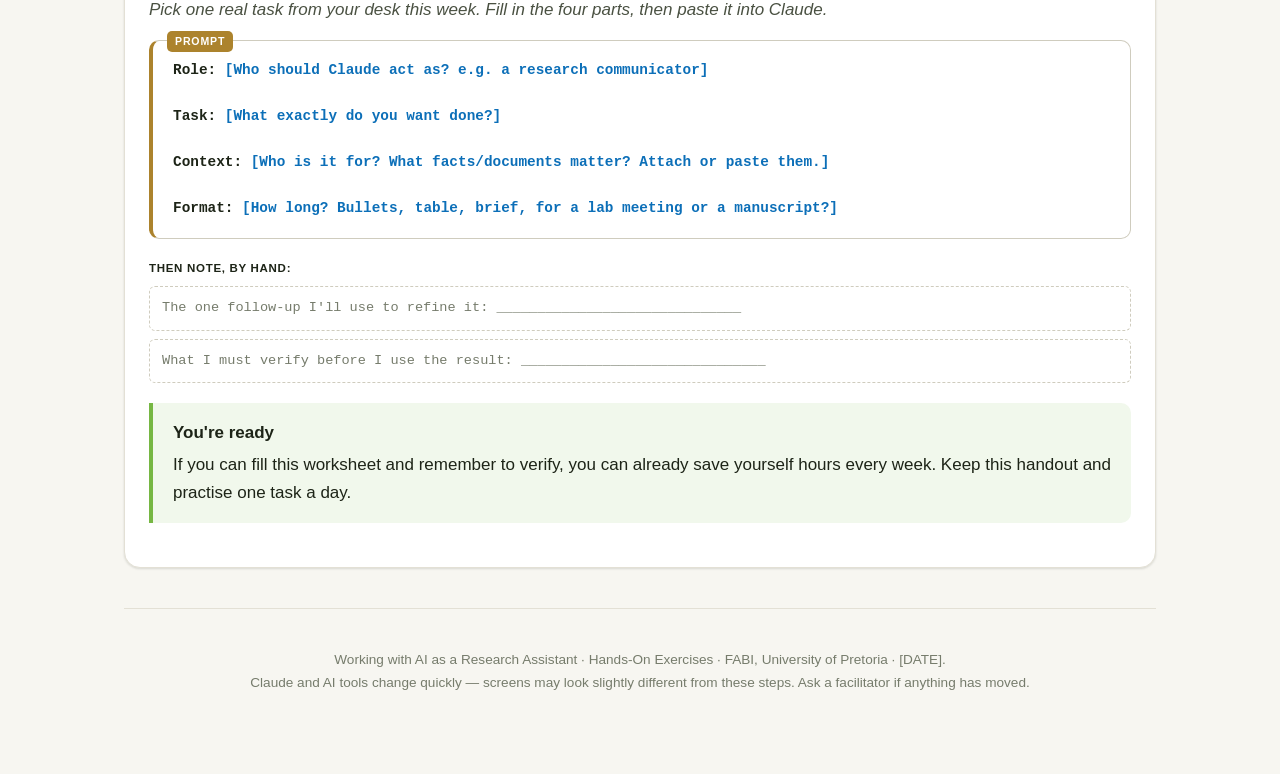
<file: exercises/hands-on-exercises.html>
<!doctype html>
<html lang="en">
<head>
<meta charset="utf-8">
<meta name="viewport" content="width=device-width, initial-scale=1">
<title>Working with AI as a Research Assistant — Hands-On Exercises</title>
<link rel="stylesheet" href="../assets/theme.css">
<style>
  /* Page-specific touches only — colours/tokens come from theme.css */
  .ex-head { display: flex; flex-wrap: wrap; align-items: center; gap: 10px; margin-bottom: 4px; }
  .ex-head h3 { margin: 0; flex: 1 1 240px; }
  .ex-num { font-size: 2rem; font-weight: 800; color: var(--brand); line-height: 1; margin-right: 2px; }
  .learn { color: var(--text-soft); font-style: italic; margin: .25rem 0 1rem; }
  .part-head { margin: 3rem 0 1.25rem; padding-bottom: .5rem; border-bottom: 2px solid var(--border-strong); }
  .part-head .kicker { color: var(--gold); }
  section.card { scroll-margin-top: 20px; }
  .stretch { margin-top: 1rem; font-size: .95rem; color: var(--text-soft); }
  .stretch strong { color: var(--brand); }
  .toc a { display: inline-block; margin: 2px 0; }
  .weak { border-left: 4px solid var(--up-red); }
  .strong-b { border-left: 4px solid var(--fabi-deep); }
  .mini-label { font-size: .72rem; font-weight: 800; letter-spacing: .06em; text-transform: uppercase; margin-bottom: 6px; }
  .fill-line { border: 1px dashed var(--border-strong); border-radius: var(--r-sm); padding: 10px 12px; margin: 8px 0; color: var(--text-mute); font-family: var(--font-mono); font-size: .85rem; }
  .theme-toggle { position: fixed; top: 14px; right: 14px; z-index: 50; }
  @media print { .theme-toggle, .toc-wrap { display: none !important; } }
</style>
</head>
<body>

<button class="btn btn-ghost theme-toggle no-print" onclick="(function(){var r=document.documentElement;var d=r.getAttribute('data-theme')==='dark';r.setAttribute('data-theme',d?'light':'dark');})()">Toggle theme</button>

<!-- ===== Masthead ===== -->
<header class="masthead">
  <div class="container" style="padding-top:26px;padding-bottom:26px;">
    <div class="brandmark">
      <div class="logo">AI</div>
      <div>
        <div style="font-size:1.05rem;">Working with AI as a Research Assistant</div>
        <div style="font-weight:500;opacity:.85;font-size:.85rem;">FABI &middot; University of Pretoria</div>
      </div>
    </div>
    <div style="margin-top:18px;">
      <div class="chip chip-gold" style="background:rgba(255,255,255,.18);color:#fff;border-color:rgba(255,255,255,.35);">Handout &middot; [DATE]</div>
      <h1 style="color:#fff;margin:12px 0 6px;">Hands-On Exercises</h1>
      <p style="color:rgba(255,255,255,.9);max-width:640px;margin:0;">A step-by-step guide to using AI (Claude) in your research. Follow along during the day, and keep this page to practise afterwards. No prior experience needed — if you can send an email, you can do this.</p>
    </div>
  </div>
</header>

<main class="container" style="padding-top:32px;padding-bottom:64px;">

  <!-- ===== How to use ===== -->
  <div class="callout callout-info">
    <div class="callout-title">How to use this handout</div>
    <p>Each exercise has a difficulty badge, a "You'll learn" line, an estimated time, numbered steps, and a ready-to-copy <strong>prompt</strong>. Text in <span style="color:var(--up-blue);font-weight:700;">[BLUE BRACKETS]</span> is a placeholder — replace it with your own words. Work at your own pace; ask a facilitator when you get stuck.</p>
  </div>

  <!-- ===== Table of contents ===== -->
  <div class="card toc-wrap no-print" style="margin:1.5rem 0;">
    <div class="kicker">On this page</div>
    <div class="grid grid-2 toc">
      <div class="stack" style="gap:0;">
        <div><span class="badge badge-fdn">Foundation</span></div>
        <a href="#ex1">1. Your first message</a>
        <a href="#ex2">2. Adding context (files &amp; paste)</a>
        <a href="#ex3">3. The four-part prompt</a>
        <a href="#ex4">4. Iterating</a>
        <a href="#practice-setup">Before you start: settings &amp; your track</a>
        <a href="#ex5">5. Web search &amp; Deep Research</a>
        <a href="#ex6">6. Projects</a>
        <a href="#ex7">7. Connectors</a>
      </div>
      <div class="stack" style="gap:0;">
        <div><span class="badge badge-int">Intermediate</span> &nbsp; <span class="badge badge-adv">Advanced</span></div>
        <a href="#ex8">8. Productivity with Cowork</a>
        <a href="#ex9">9. Research with Cowork</a>
        <a href="#ex10">10. Analysis with Cowork</a>
        <a href="#ex11">11. A first taste of Claude Code</a>
        <a href="#verify">Closing · Verify before you trust</a>
        <a href="#byot">Closing · Bring-your-own-task</a>
      </div>
    </div>
  </div>

  <!-- ============================================================= -->
  <!-- PART A -->
  <!-- ============================================================= -->
  <div class="part-head">
    <div class="kicker">Part A</div>
    <h2>Chat basics</h2>
    <p class="muted" style="margin:0;">Everything starts with a conversation. Learn to talk to Claude in plain English.</p>
  </div>

  <!-- Exercise 1 -->
  <section class="card" id="ex1">
    <div class="ex-head">
      <span class="ex-num">1</span>
      <h3>Your first message</h3>
      <span class="badge badge-fdn">Foundation</span>
      <span class="chip chip-plain">~5 min</span>
    </div>
    <p class="learn">You'll learn: that using AI is just typing a request in plain English — no special commands.</p>
    <ol class="steps">
      <li>Open a web browser and go to <strong>claude.ai</strong>. Sign in with the account the facilitator gave you.</li>
      <li>Find the message box at the bottom of the screen (it says "How can I help you today?").</li>
      <li>Copy the prompt below. Paste it in, then paste a paragraph of text (e.g. the abstract or introduction of a paper you know well) where it says <span style="color:var(--up-blue);font-weight:700;">[PASTE PARAGRAPH]</span>.</li>
      <li>Press <span class="kbd">Enter</span> and read what comes back.</li>
    </ol>
    <div class="prompt">Summarise the paragraph below into 5 short bullet points for a supervisor who has 30 seconds. Keep each bullet under 15 words.

<span class="ph">[PASTE PARAGRAPH]</span></div>
    <div class="callout callout-tip">
      <div class="callout-title">What good looks like</div>
      <p>Five tight bullets a supervisor could skim in half a minute — no jargon, no filler. If a bullet is too long or vague, that is normal; you will fix it in Exercise 4.</p>
    </div>
    <p class="stretch"><strong>Try next:</strong> Ask "Now give me a one-sentence version for a text message."</p>
  </section>

  <!-- Exercise 2 -->
  <section class="card" id="ex2" style="margin-top:20px;">
    <div class="ex-head">
      <span class="ex-num">2</span>
      <h3>Adding context — files &amp; paste</h3>
      <span class="badge badge-fdn">Foundation</span>
      <span class="chip chip-plain">~8 min</span>
    </div>
    <p class="learn">You'll learn: Claude answers far better when you give it your document to read, instead of relying on its memory.</p>
    <ol class="steps">
      <li>Find a real document on your desk — a methods section, a results paragraph, or a protocol.</li>
      <li>In Claude, click the <strong>paperclip / attach</strong> icon near the message box and upload the file (PDF or Word). Or simply copy the text and paste it in.</li>
      <li>Ask a question that can only be answered from that document, using the grounding prompt below.</li>
      <li>Notice: Claude now quotes <em>your</em> facts, not general knowledge. If something is missing it should say "not specified".</li>
    </ol>
    <div class="prompt">Using ONLY the text below, answer my question. If the answer is not in the text, reply exactly: "not specified". Do not use outside knowledge.

QUESTION: <span class="ph">[YOUR QUESTION, e.g. "What sample size was used in this experiment?"]</span>

TEXT:
<span class="ph">[PASTE OR ATTACH THE DOCUMENT]</span></div>
    <div class="callout callout-tip">
      <div class="callout-title">What good looks like</div>
      <p>Answers that match your document exactly, and an honest "not specified" when the document is silent. This "grounding" is how you stop the AI from guessing.</p>
    </div>
    <p class="stretch"><strong>Try next:</strong> Ask the same question <em>without</em> attaching the file. Compare the two answers — that difference is why context matters.</p>
  </section>

  <!-- Exercise 3 -->
  <section class="card" id="ex3" style="margin-top:20px;">
    <div class="ex-head">
      <span class="ex-num">3</span>
      <h3>The four-part prompt</h3>
      <span class="badge badge-fdn">Foundation</span>
      <span class="chip chip-plain">~10 min</span>
    </div>
    <p class="learn">You'll learn: a simple recipe for strong prompts — <strong>Role &middot; Task &middot; Context &middot; Format</strong>.</p>
    <div class="grid grid-2">
      <div class="card weak" style="box-shadow:none;">
        <div class="mini-label" style="color:var(--up-red);">✗ Weak prompt</div>
        <div class="prompt" style="border-left-color:var(--up-red);margin-top:0;">write about my results</div>
        <p class="muted" style="margin:0;font-size:.9rem;">Too vague. Claude has to guess who it's for, what you want, and how long.</p>
      </div>
      <div class="card strong-b" style="box-shadow:none;">
        <div class="mini-label" style="color:var(--fabi-deep);">✓ Strong prompt</div>
        <div class="prompt" style="border-left-color:var(--fabi-deep);margin-top:0;"><strong>Role:</strong> You are a science writer helping draft a manuscript section.
<strong>Task:</strong> Write a 120-word summary of the key finding for a non-specialist reader.
<strong>Context:</strong> A greenhouse trial comparing a treatment group to a control; the treatment reduced disease severity.
<strong>Format:</strong> Three short paragraphs, plain English, no jargon.</div>
      </div>
    </div>
    <ol class="steps" style="margin-top:1.25rem;">
      <li>Read the two prompts above. See how the strong one names the <strong>Role</strong>, the <strong>Task</strong>, the <strong>Context</strong>, and the <strong>Format</strong>.</li>
      <li>Run the strong prompt in Claude.</li>
      <li>Now rewrite a request of your own using the four-part template below — pick a task from your real work.</li>
    </ol>
    <div class="prompt"><strong>Role:</strong> You are <span class="ph">[WHO CLAUDE SHOULD ACT AS]</span>.
<strong>Task:</strong> <span class="ph">[WHAT YOU WANT DONE]</span>.
<strong>Context:</strong> <span class="ph">[BACKGROUND, AUDIENCE, ANY FACTS]</span>.
<strong>Format:</strong> <span class="ph">[LENGTH, STYLE, BULLETS/TABLE/PARAGRAPHS]</span>.</div>
    <div class="callout callout-tip">
      <div class="callout-title">What good looks like</div>
      <p>Your rewritten prompt reads like a clear brief you'd give a capable new colleague. When you can fill all four parts, the answer usually lands first time.</p>
    </div>
    <p class="stretch"><strong>Try next:</strong> Save your favourite four-part template in a notes file — you will reuse it every day.</p>
  </section>

  <!-- Exercise 4 -->
  <section class="card" id="ex4" style="margin-top:20px;">
    <div class="ex-head">
      <span class="ex-num">4</span>
      <h3>Iterating — it's a conversation</h3>
      <span class="badge badge-fdn">Foundation</span>
      <span class="chip chip-plain">~7 min</span>
    </div>
    <p class="learn">You'll learn: you don't need the perfect prompt. Refine the answer with short follow-ups.</p>
    <ol class="steps">
      <li>Take the summary from Exercise 3 (or any answer already on screen).</li>
      <li>Type each follow-up below <strong>one at a time</strong>, reading the new result before the next.</li>
      <li>Notice Claude keeps the earlier context — you only say what to change.</li>
    </ol>
    <div class="prompt">Make it shorter — half the length.</div>
    <div class="prompt">Now make it more formal, for a manuscript.</div>
    <div class="prompt">Now write a one-sentence, plain-language version a non-specialist reviewer could follow.</div>
    <div class="prompt">Add a small table comparing the treatment group with the control (metric, treatment, control).</div>
    <div class="callout callout-tip">
      <div class="callout-title">What good looks like</div>
      <p>Each reply builds on the last without you re-pasting anything. Treating it as a back-and-forth chat — not one perfect command — is the single biggest skill today.</p>
    </div>
    <p class="stretch"><strong>Try next:</strong> If a reply drifts, say "Go back to the previous version and only change the title."</p>
  </section>

  <!-- ============================================================= -->
  <!-- PART B -->
  <!-- ============================================================= -->
  <div class="part-head">
    <div class="kicker">Part B · Practice hour</div>
    <h2>Reach for more</h2>
    <p class="muted" style="margin:0;">Beyond a single chat: pull in the live web, save context, and connect your files. This is your hour — work at your own pace through Exercises 5–11.</p>
  </div>

  <!-- Practice hour setup -->
  <section id="practice-setup" style="margin-top:1.25rem;">
    <div class="callout callout-warn">
      <div class="callout-title">⚙ First, check your account settings (once)</div>
      <p>In claude.ai, open <strong>Settings → Privacy</strong>. Confirm the setting that controls whether your conversations can be used to train models, and note the stated retention period. A facilitator walked the room through locating this at 09:15 — ask if you're unsure what you're looking at.</p>
    </div>
    <div class="callout callout-info" style="margin-top:1rem">
      <div class="callout-title">Then choose your track for Exercises 5–11</div>
      <p><strong>Track A — the demo pack.</strong> Fictional lab materials, already loaded. Zero setup, always safe.</p>
      <p><strong>Track B — a real file from your own desk.</strong> Now that your settings are checked, you can use it for anything <strong>green</strong> (published papers, public datasets, your own non-sensitive drafts) or <strong>amber</strong> (your own unpublished manuscript drafts, preliminary results — de-identify where you can). Participant/personal data, a collaborator's unpublished data without permission, embargoed results, or confidential grant reviews stay off-limits regardless of settings — that's a legal/ethical-basis question, not a settings question. If you're unsure which colour your file is, ask a facilitator or default to Track A. The full traffic light is covered at 13:00 — this is the short version so you can start now.</p>
    </div>
  </section>

  <!-- Exercise 5 -->
  <section class="card" id="ex5" style="margin-top:20px;">
    <div class="ex-head">
      <span class="ex-num">5</span>
      <h3>Web search &amp; Deep Research</h3>
      <span class="badge badge-fdn">Foundation</span>
      <span class="chip chip-plain">~10 min</span>
    </div>
    <p class="learn">You'll learn: Claude can look things up on the live web — and always check its sources.</p>
    <ol class="steps">
      <li>Start a new chat. Ask the search prompt below about a topic relevant to your own research.</li>
      <li>When the answer appears, click the <strong>source links</strong> Claude cites and confirm they are real papers.</li>
      <li>Now try <strong>Deep Research</strong>: turn it on (button near the message box) and run the second prompt. It will take a few minutes and produce a longer, structured report with references.</li>
    </ol>
    <div class="prompt">Search the web for recent (last 2 years) review papers on <span class="ph">[TOPIC, e.g. drought stress responses in cereal crops]</span>. Give me 5 bullet points and include the source link for each.</div>
    <div class="prompt">Run a deep research report on recent methodological advances in <span class="ph">[SUBFIELD, e.g. amplicon-based microbiome analysis]</span>. Organise by method, key papers, and open questions, with sources.</div>
    <div class="callout callout-warn">
      <div class="callout-title">Always verify</div>
      <p>AI can occasionally state something confidently that is wrong or out of date. For anything you'll act on — a statistic, a claim, a citation — open the cited source and confirm it yourself.</p>
    </div>
    <p class="stretch"><strong>Try next:</strong> Ask "Which of these sources is the most authoritative, and why?"</p>
  </section>

  <!-- Exercise 6 -->
  <section class="card" id="ex6" style="margin-top:20px;">
    <div class="ex-head">
      <span class="ex-num">6</span>
      <h3>Projects — reusable context</h3>
      <span class="badge badge-int">Intermediate</span>
      <span class="chip chip-plain">~12 min</span>
    </div>
    <p class="learn">You'll learn: Projects hold background material once, so every chat inside already "knows" it.</p>
    <ol class="steps">
      <li>In claude.ai, open the <strong>Projects</strong> area and click <strong>New Project</strong>. Name it <em>Literature Assistant</em>.</li>
      <li>Add background material to the project's knowledge: a reading-list summary, your lab's <strong>style guide</strong>, and one past manuscript section as an example.</li>
      <li>In the project's custom instructions, paste the note below so every chat behaves consistently.</li>
      <li>Start a chat <em>inside the project</em> and try the drafting prompt. Notice you didn't have to re-explain your study.</li>
    </ol>
    <div class="prompt"><strong>Project instructions:</strong> You help draft literature syntheses and manuscript sections. Always use the reading-list summary and style guide in this project. Prefer plain English, active voice, and consistent terminology. When facts are missing, ask me rather than inventing them. Before stating any citation, statistic, or quote as fact, verify it against a source in this project or ask me for one — never present an unverified claim as fact.</div>
    <div class="prompt">Draft a synthesis paragraph on <span class="ph">[TOPIC, e.g. what's known about induced resistance in this pathosystem]</span>. Use our standard structure: what's established, what's contested, what's missing.</div>
    <div class="callout callout-tip">
      <div class="callout-title">What good looks like</div>
      <p>The draft already sounds like your lab and follows your structure — because the project supplied the context automatically. Reuse this project for every section you write.</p>
    </div>
    <p class="stretch"><strong>Try next:</strong> Build a second project, "Manuscript Reviewer", holding your target journal's author guidelines.</p>
  </section>

  <!-- Exercise 7 -->
  <section class="card" id="ex7" style="margin-top:20px;">
    <div class="ex-head">
      <span class="ex-num">7</span>
      <h3>Connectors — reaching your files</h3>
      <span class="badge badge-int">Intermediate</span>
      <span class="chip chip-plain">~8 min &middot; concept</span>
    </div>
    <p class="learn">You'll learn: connectors let Claude read from tools like Google Drive — and why security matters before you switch one on.</p>
    <ol class="steps">
      <li>Open <strong>Settings &rarr; Connectors</strong> in claude.ai. Look at what's available (e.g. Google Drive, a shared database).</li>
      <li><strong>Before connecting anything</strong>, ask: does this folder contain personal data, unpublished results, or a collaborator's confidential material? If yes, do not connect it without approval.</li>
      <li>If appropriate, connect a <em>low-risk</em> folder — for example a shared drive of already-published papers.</li>
      <li>Ask Claude to find and summarise one document from that connected source.</li>
    </ol>
    <div class="prompt">From my connected Drive, find the most recent published paper on <span class="ph">[TOPIC]</span> and give me its three key findings.</div>
    <div class="callout callout-warn">
      <div class="callout-title">Security first</div>
      <p>Only connect what you're authorised to share, and only the narrowest folder you need. When in doubt, check this afternoon's <strong>Scientific rigor &amp; security</strong> guidance and ask your supervisor or data owner. A connector is a door — decide carefully what's behind it.</p>
    </div>
    <p class="stretch"><strong>Try next:</strong> List, on paper, which of your folders are green / amber / red for connecting.</p>
  </section>

  <!-- ============================================================= -->
  <!-- PART C -->
  <!-- ============================================================= -->
  <div class="part-head">
    <div class="kicker">Part C</div>
    <h2>Cowork — get real deliverables</h2>
    <p class="muted" style="margin:0;">Point Claude at a folder of files and have it produce finished documents, tables, and charts.</p>
  </div>

  <!-- Exercise 8 -->
  <section class="card" id="ex8">
    <div class="ex-head">
      <span class="ex-num">8</span>
      <h3>Productivity with Cowork</h3>
      <span class="badge badge-int">Intermediate</span>
      <span class="chip chip-plain">~12 min</span>
    </div>
    <p class="learn">You'll learn: Cowork works across your files and hands back real deliverables you can steer live.</p>
    <ol class="steps">
      <li>Open <strong>Cowork</strong> and point it at the workshop <em>sample folder</em> (Track A) or your own folder of real files (Track B) containing a paper or report.</li>
      <li>Run the first prompt to get a one-page summary. Read it.</li>
      <li>Run the second prompt to turn a key figure into a chart.</li>
      <li>Steer it live with the third prompt — watch it redo the work in plain language without starting over.</li>
    </ol>
    <div class="prompt">Read <span class="ph">[REPORT FILE NAME]</span> in this folder and turn it into a clear one-page summary for my supervisor: headline, three findings, one recommendation.</div>
    <div class="prompt">Now make a simple bar chart of the key figures from that report and save it as an image.</div>
    <div class="prompt">Now produce the summary again as a plain-language version a non-specialist reviewer could follow.</div>
    <div class="callout callout-tip">
      <div class="callout-title">What good looks like</div>
      <p>You end with actual files — a one-pager, a chart image, and a plain-language brief — not just text on screen. Steering ("now make it plain language") mid-task is the whole point of Cowork.</p>
    </div>
    <p class="stretch"><strong>Try next:</strong> Ask it to combine the summary and chart into a single 2-page PDF brief.</p>
  </section>

  <!-- Exercise 9 -->
  <section class="card" id="ex9" style="margin-top:20px;">
    <div class="ex-head">
      <span class="ex-num">9</span>
      <h3>Research with Cowork</h3>
      <span class="badge badge-int">Intermediate</span>
      <span class="chip chip-plain">~12 min</span>
    </div>
    <p class="learn">You'll learn: to run a quick literature scan and get a structured comparison table with sources.</p>
    <ol class="steps">
      <li>In Cowork, run the scan prompt below on a topic you care about.</li>
      <li>Ask it to save the result as a table file (spreadsheet or document).</li>
      <li>Spot-check two or three rows against the cited sources.</li>
    </ol>
    <div class="prompt">Do a landscape scan of <span class="ph">[TOPIC, e.g. management strategies for foliar fungal pathogens of sorghum in sub-Saharan Africa]</span>. Produce a comparison table with columns: study, authors/year, key finding, system studied, and source link. Save it as a spreadsheet.</div>
    <div class="callout callout-tip">
      <div class="callout-title">What good looks like</div>
      <p>A tidy table you could drop into a lit-review section, with a source for every row so a colleague can verify it. Missing cells should read "not found", not be invented.</p>
    </div>
    <p class="stretch"><strong>Try next:</strong> Ask "Add a column flagging which studies are most relevant to my own system."</p>
  </section>

  <!-- Exercise 10 -->
  <section class="card" id="ex10" style="margin-top:20px;">
    <div class="ex-head">
      <span class="ex-num">10</span>
      <h3>Analysis with Cowork</h3>
      <span class="badge badge-int">Intermediate</span>
      <span class="chip chip-plain">~12 min</span>
    </div>
    <p class="learn">You'll learn: to get trustworthy numbers by making Claude compute in a spreadsheet and show its working.</p>
    <ol class="steps">
      <li>Open the mock <strong>results spreadsheet</strong> provided (Track A), or one of your own with no sensitive data (Track B).</li>
      <li>Run the analysis prompt. The key instruction: it must <strong>calculate in a spreadsheet</strong>, not do arithmetic in its head.</li>
      <li>Open the resulting file and check a formula or two yourself.</li>
    </ol>
    <div class="prompt">Using the file <span class="ph">[SPREADSHEET NAME]</span>, calculate the mean and standard error for each group, and the percent difference from control. Compute everything in a spreadsheet with visible formulas and show your working — do not estimate in your head. Then explain the result in three sentences.</div>
    <div class="callout callout-warn">
      <div class="callout-title">Why "show your working"</div>
      <p>For anything numeric, insist on spreadsheet formulas you can inspect. Head-math from an AI can be wrong; a formula you can click on can be checked.</p>
    </div>
    <p class="stretch"><strong>Try next:</strong> Ask it to add a chart comparing groups and flag the largest effect size.</p>
  </section>

  <!-- ============================================================= -->
  <!-- PART D -->
  <!-- ============================================================= -->
  <div class="part-head">
    <div class="kicker">Part D</div>
    <h2>Claude Code — where this leads</h2>
    <p class="muted" style="margin:0;">Optional and awareness-only. A glimpse of the most powerful tool, for those who want to go further.</p>
  </div>

  <!-- Exercise 11 -->
  <section class="card" id="ex11">
    <div class="ex-head">
      <span class="ex-num">11</span>
      <h3>A first taste of Claude Code</h3>
      <span class="badge badge-adv">Advanced</span>
      <span class="chip chip-plain">~10 min &middot; optional</span>
    </div>
    <p class="learn">You'll learn: what Claude Code is — an AI agent that lives in your computer's terminal and can read, write, and organise files and run checks.</p>
    <div class="callout callout-info">
      <div class="callout-title">This one is optional</div>
      <p>Don't worry if this feels like a step too far today — it's here so you know it exists. Everything above already covers most daily work. Come back to this when you're curious.</p>
    </div>
    <ol class="steps">
      <li>With a facilitator, open the <strong>terminal</strong> and start Claude Code in a folder of sample data files (Track A), or a low-risk folder of your own (Track B) — never real sensitive data for a first try.</li>
      <li>Ask it, in plain English, to tidy the folder — it will propose steps and ask before changing anything.</li>
      <li>Try a light quality check on a CSV. Read what it reports back.</li>
      <li>Notice it explains each action; you stay in control and approve changes.</li>
    </ol>
    <div class="prompt">Look at the files in this folder. Rename them into a consistent pattern by sample and date, group them into subfolders by treatment, and show me the plan before making any changes.</div>
    <div class="prompt">Open <span class="ph">[DATA FILE].csv</span> and run a quality check: count the rows, list any empty or duplicate entries, and flag values that look out of range. Don't change the file — just report.</div>
    <div class="callout callout-tip">
      <div class="callout-title">Where this leads</div>
      <p>Claude Code shines at repetitive file, data, and admin tasks across many files at once. A fuller, step-by-step tutorial is in the workshop's <a href="../resources/claude-code-guide.html">Claude Code guide</a>.</p>
    </div>
    <p class="stretch"><strong>Try next:</strong> Only if you're comfortable — ask it to generate a short README describing what's in the tidied folder.</p>
  </section>

  <!-- ============================================================= -->
  <!-- CLOSING -->
  <!-- ============================================================= -->
  <div class="part-head">
    <div class="kicker">Closing</div>
    <h2>Before you leave</h2>
  </div>

  <!-- Verify card -->
  <section id="verify">
    <div class="callout callout-warn">
      <div class="callout-title">⚠ Verify before you trust</div>
      <p>AI is a brilliant first-drafter, not a final authority. It can sound certain and still be wrong — especially on numbers, names, dates, citations, and anything safety- or ethics-related.</p>
      <p><strong>Your rule of thumb:</strong> if a mistake would matter, check the source, check the maths, and have a human sign off. You are accountable for what you submit — the AI is not.</p>
      <p style="margin-bottom:0;"><strong>How hard to check?</strong> Ask three questions. Can it be checked? Would I spot an error? What would an error cost? Spot-check low-stakes work in your own field. Verify systematically anything bound for publication. Get outside validation for anything beyond your expertise. (Sharpton et al. 2026, <a href="../references.html#ref5">reference [5]</a>.)</p>
    </div>
  </section>

  <!-- Bring your own task -->
  <section class="card" id="byot" style="margin-top:20px;">
    <div class="ex-head">
      <span class="ex-num">★</span>
      <h3>Bring-your-own-task worksheet</h3>
      <span class="chip chip-gold">Take-home</span>
    </div>
    <p class="learn">Pick one real task from your desk this week. Fill in the four parts, then paste it into Claude.</p>
    <div class="prompt"><strong>Role:</strong> <span class="ph">[Who should Claude act as? e.g. a research communicator]</span>

<strong>Task:</strong> <span class="ph">[What exactly do you want done?]</span>

<strong>Context:</strong> <span class="ph">[Who is it for? What facts/documents matter? Attach or paste them.]</span>

<strong>Format:</strong> <span class="ph">[How long? Bullets, table, brief, for a lab meeting or a manuscript?]</span></div>
    <p class="mini-label" style="margin-top:1.25rem;">Then note, by hand:</p>
    <div class="fill-line">The one follow-up I'll use to refine it: ______________________________</div>
    <div class="fill-line">What I must verify before I use the result: ______________________________</div>
    <div class="callout callout-tip">
      <div class="callout-title">You're ready</div>
      <p>If you can fill this worksheet and remember to verify, you can already save yourself hours every week. Keep this handout and practise one task a day.</p>
    </div>
  </section>

  <hr>
  <p class="center muted" style="font-size:.85rem;">Working with AI as a Research Assistant &middot; Hands-On Exercises &middot; FABI, University of Pretoria &middot; [DATE].<br>Claude and AI tools change quickly — screens may look slightly different from these steps. Ask a facilitator if anything has moved.</p>

</main>
</body>
</html>
</file>
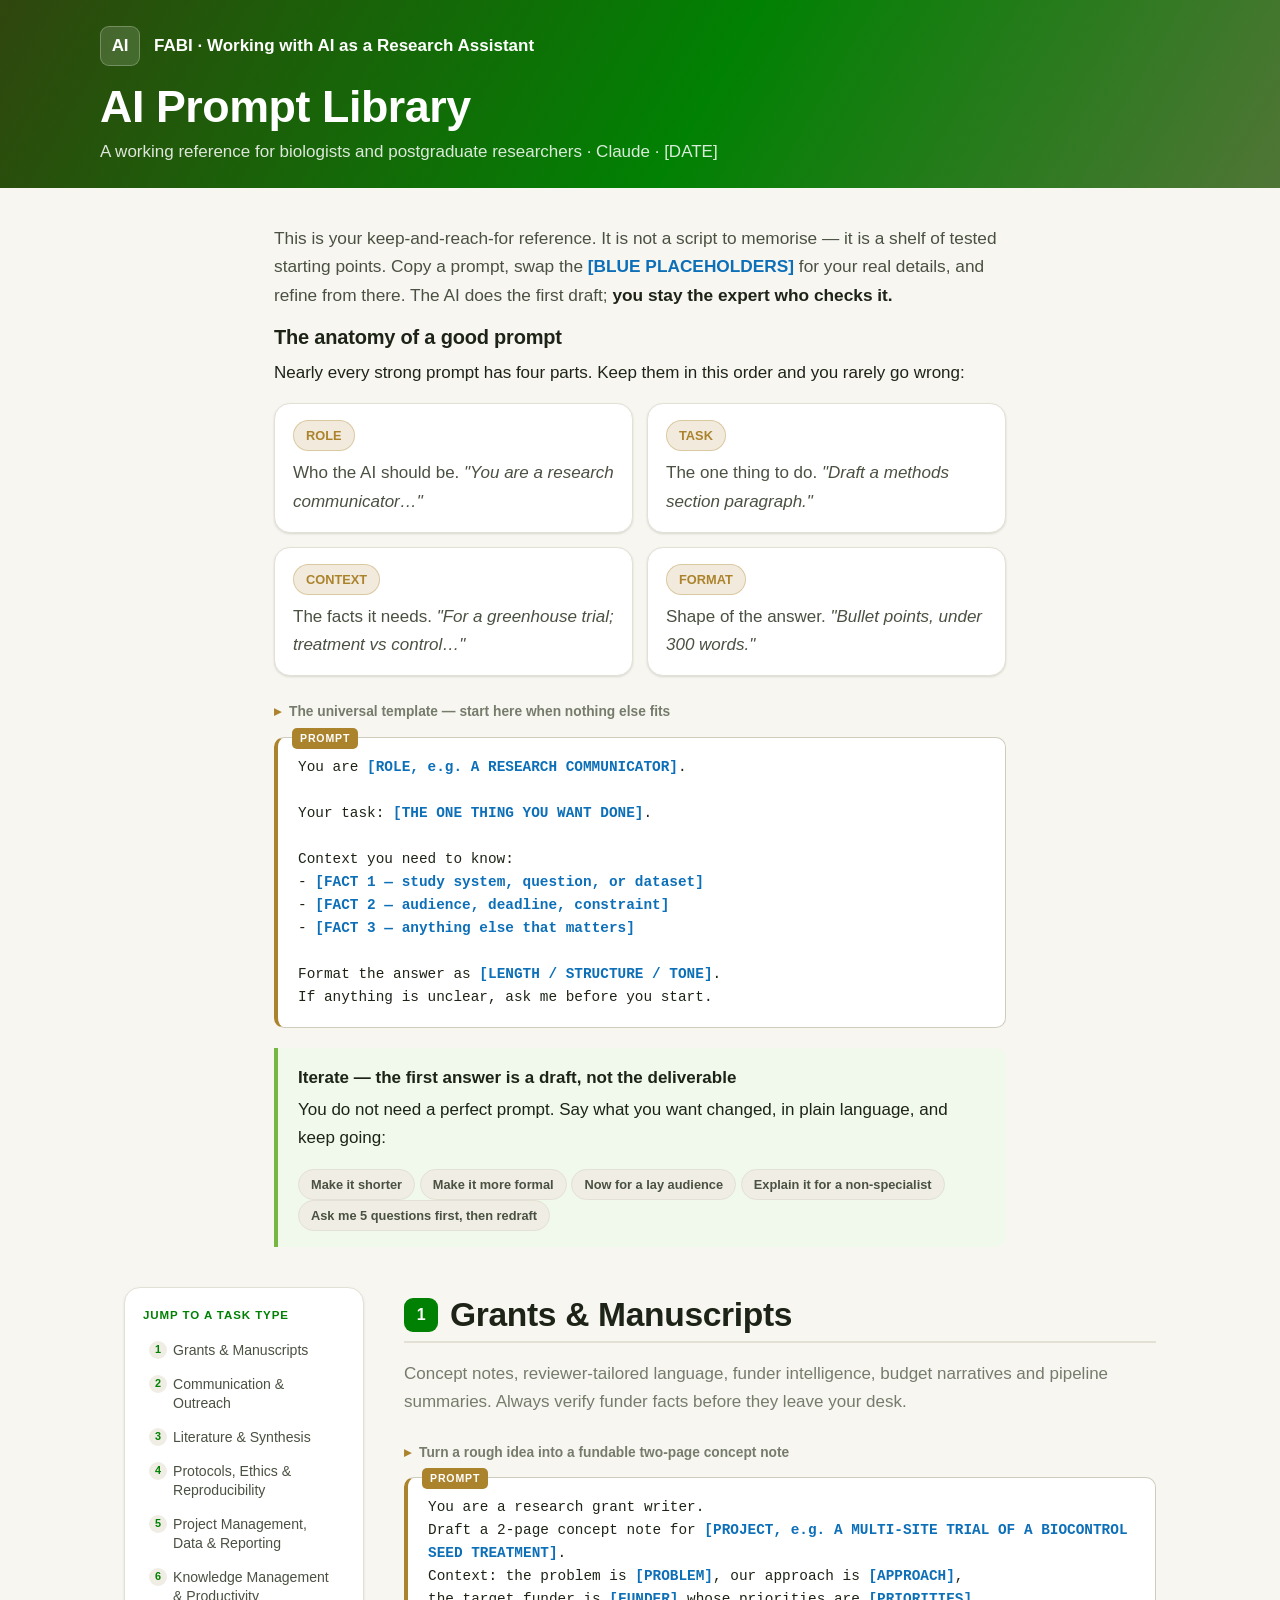
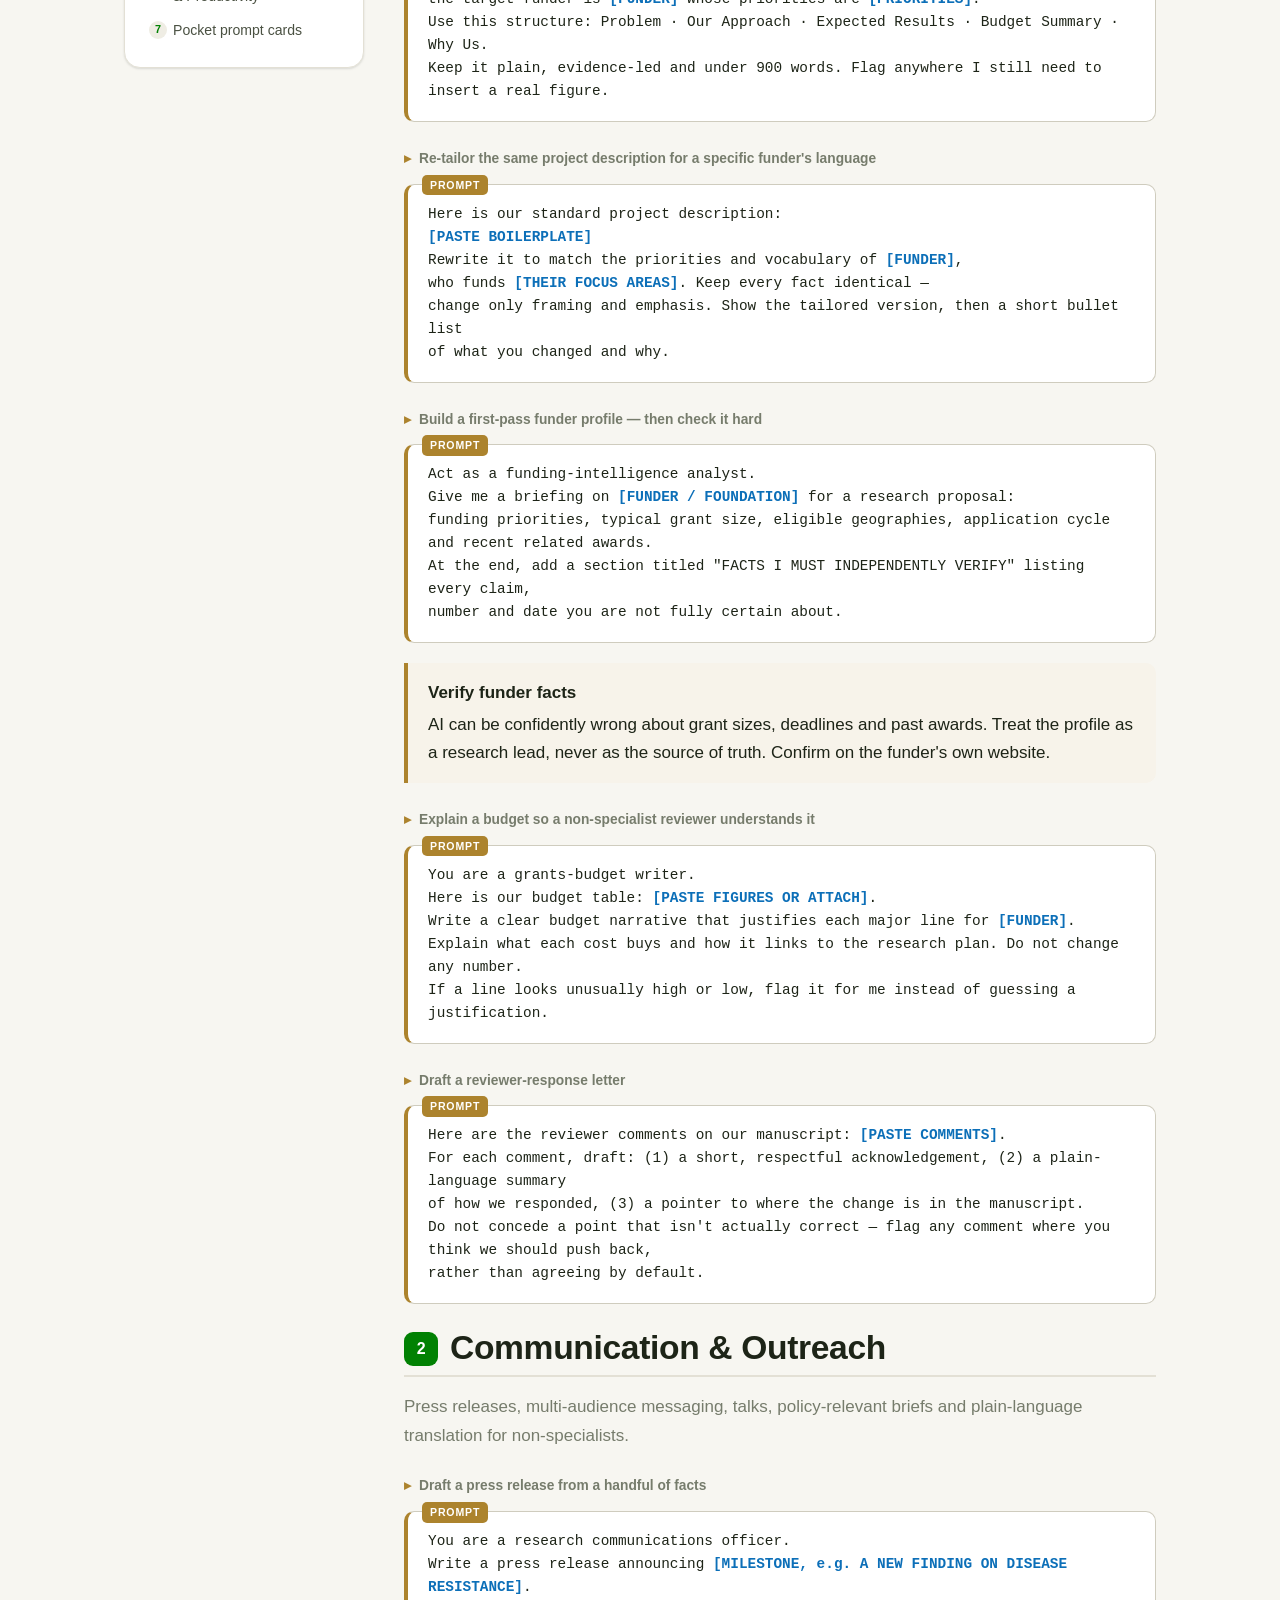
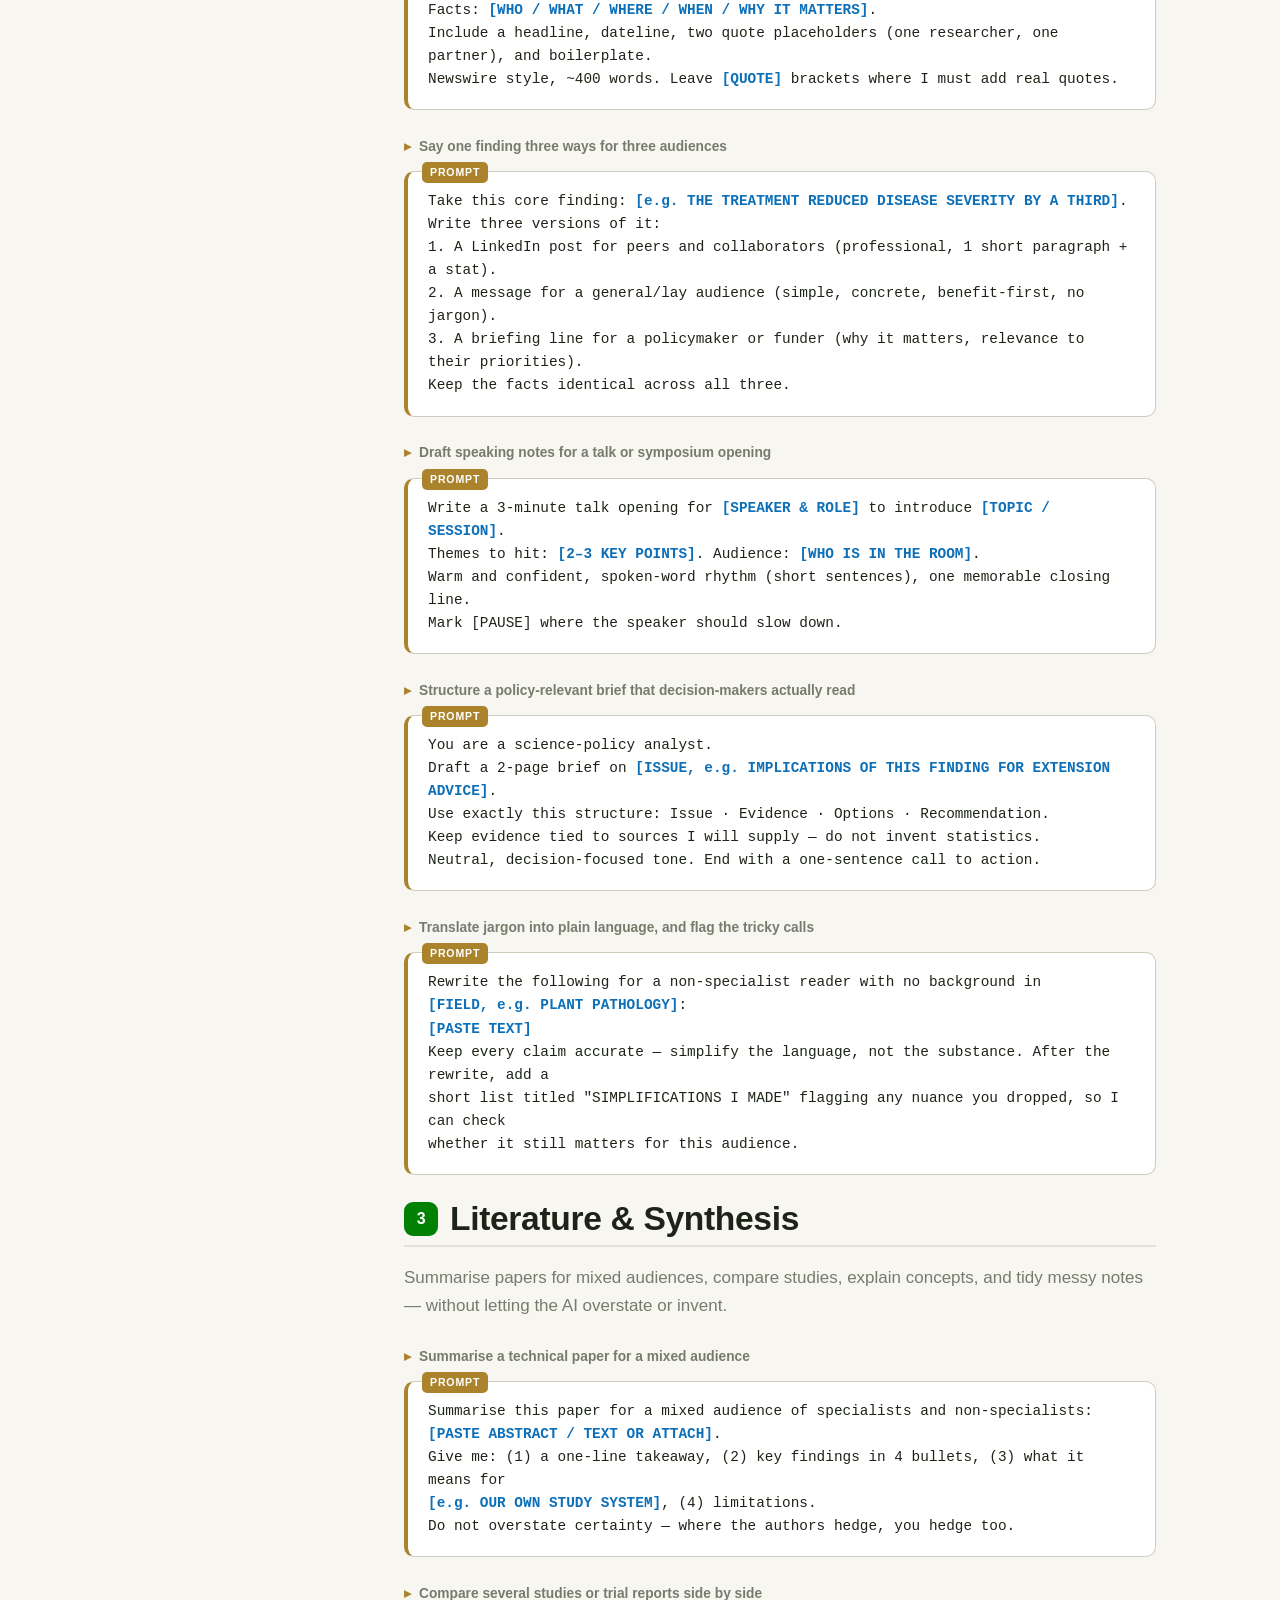
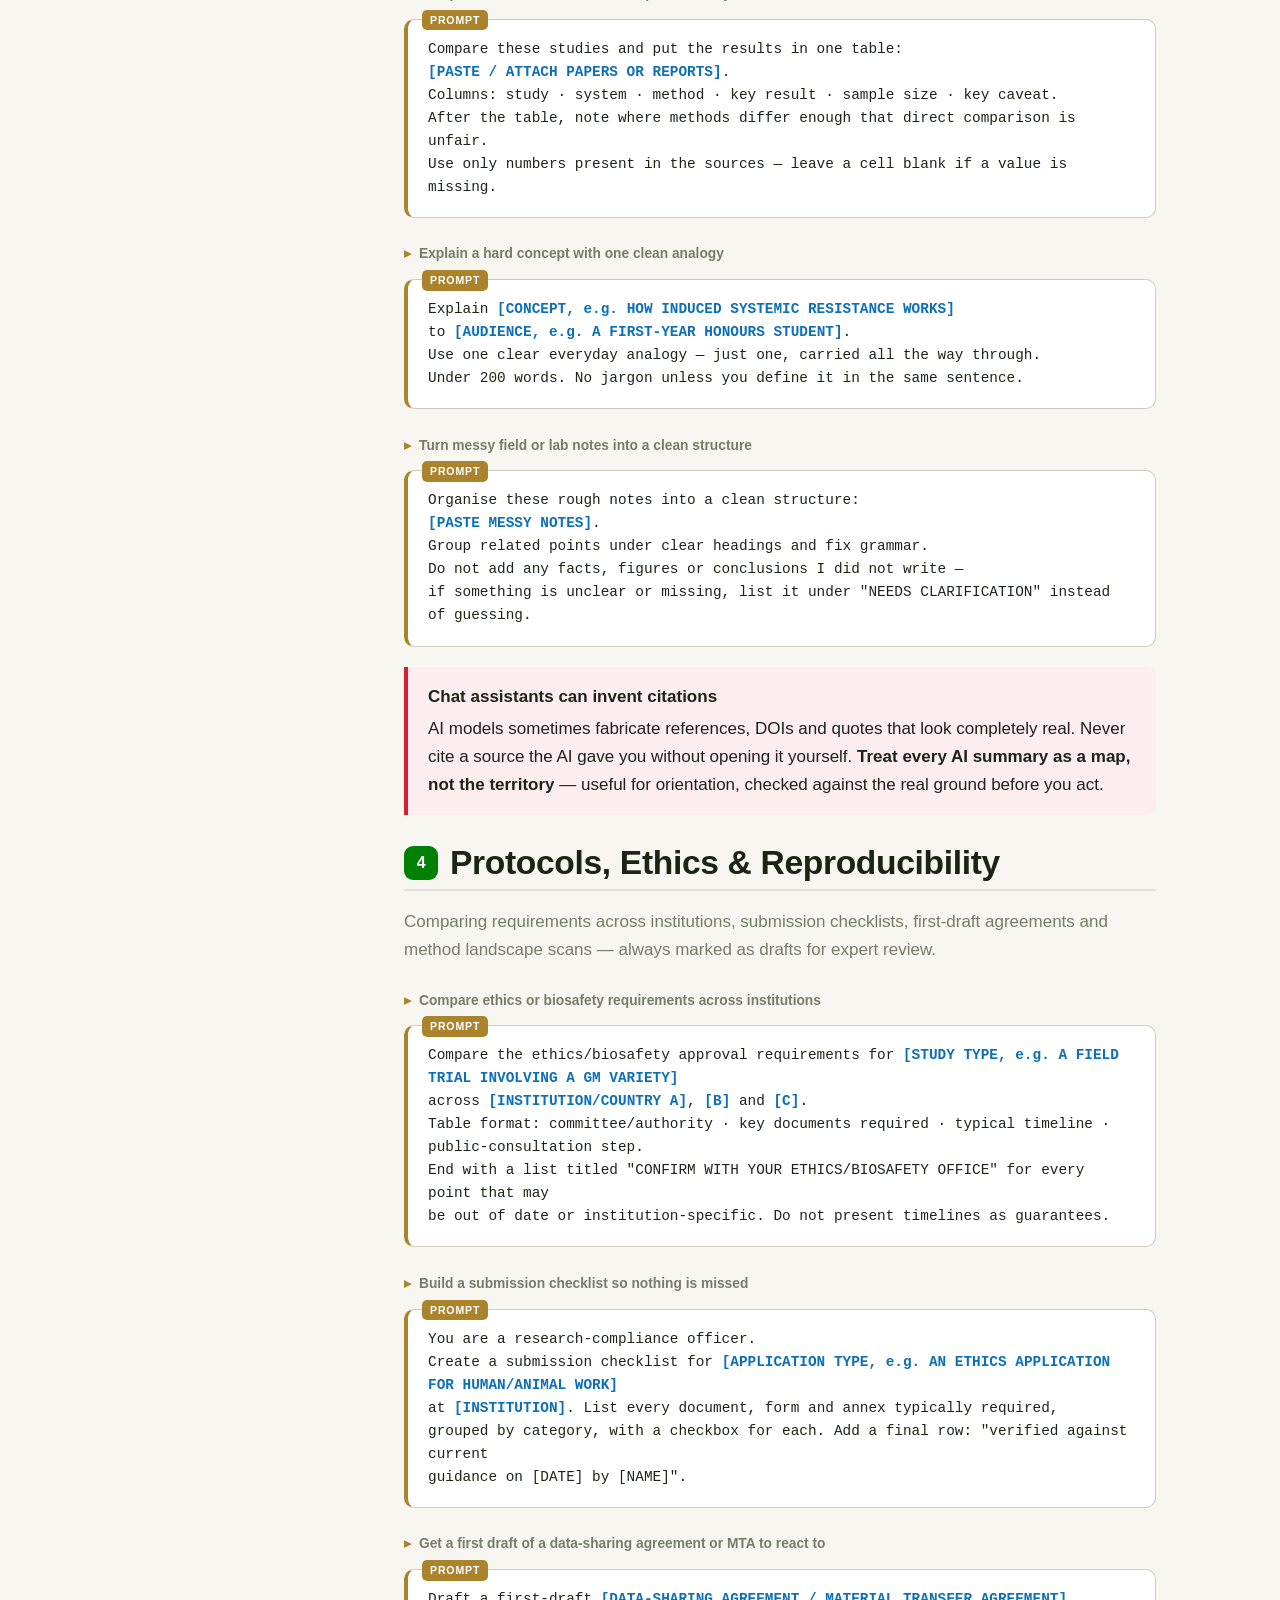
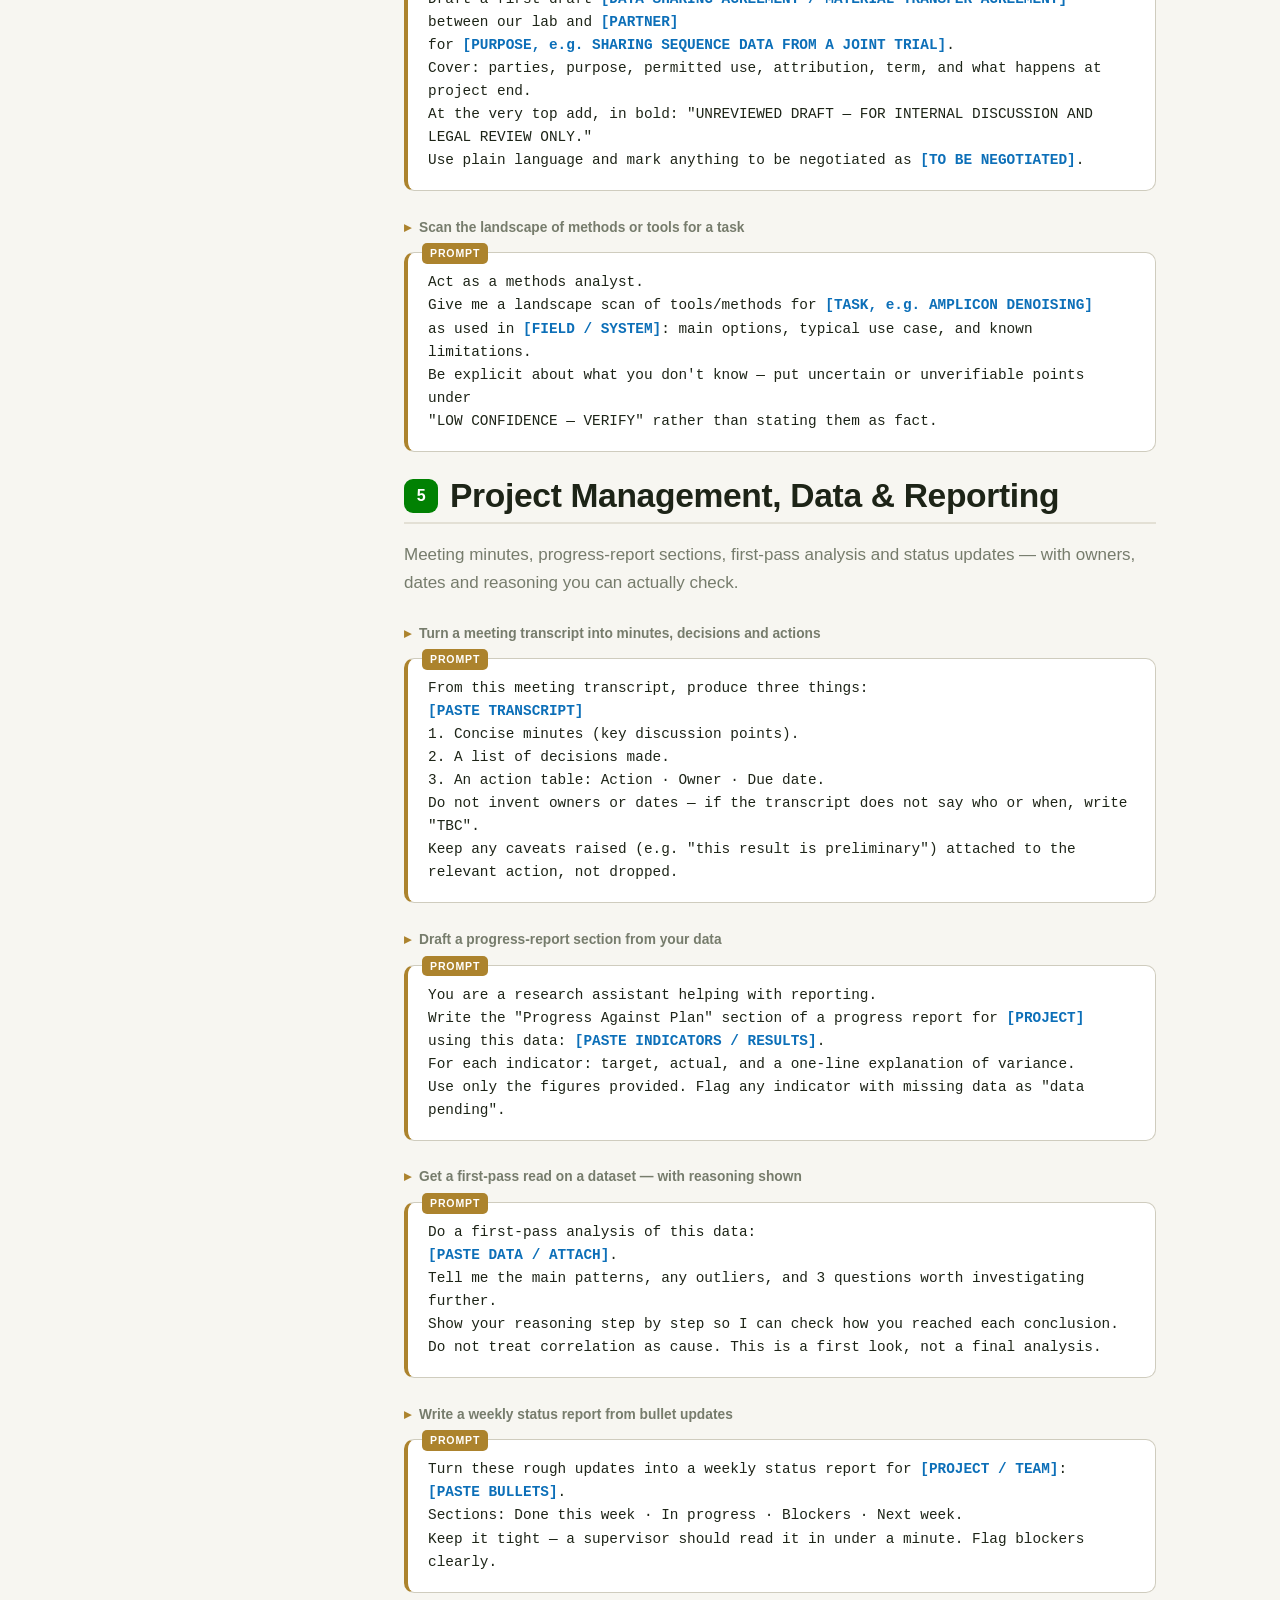
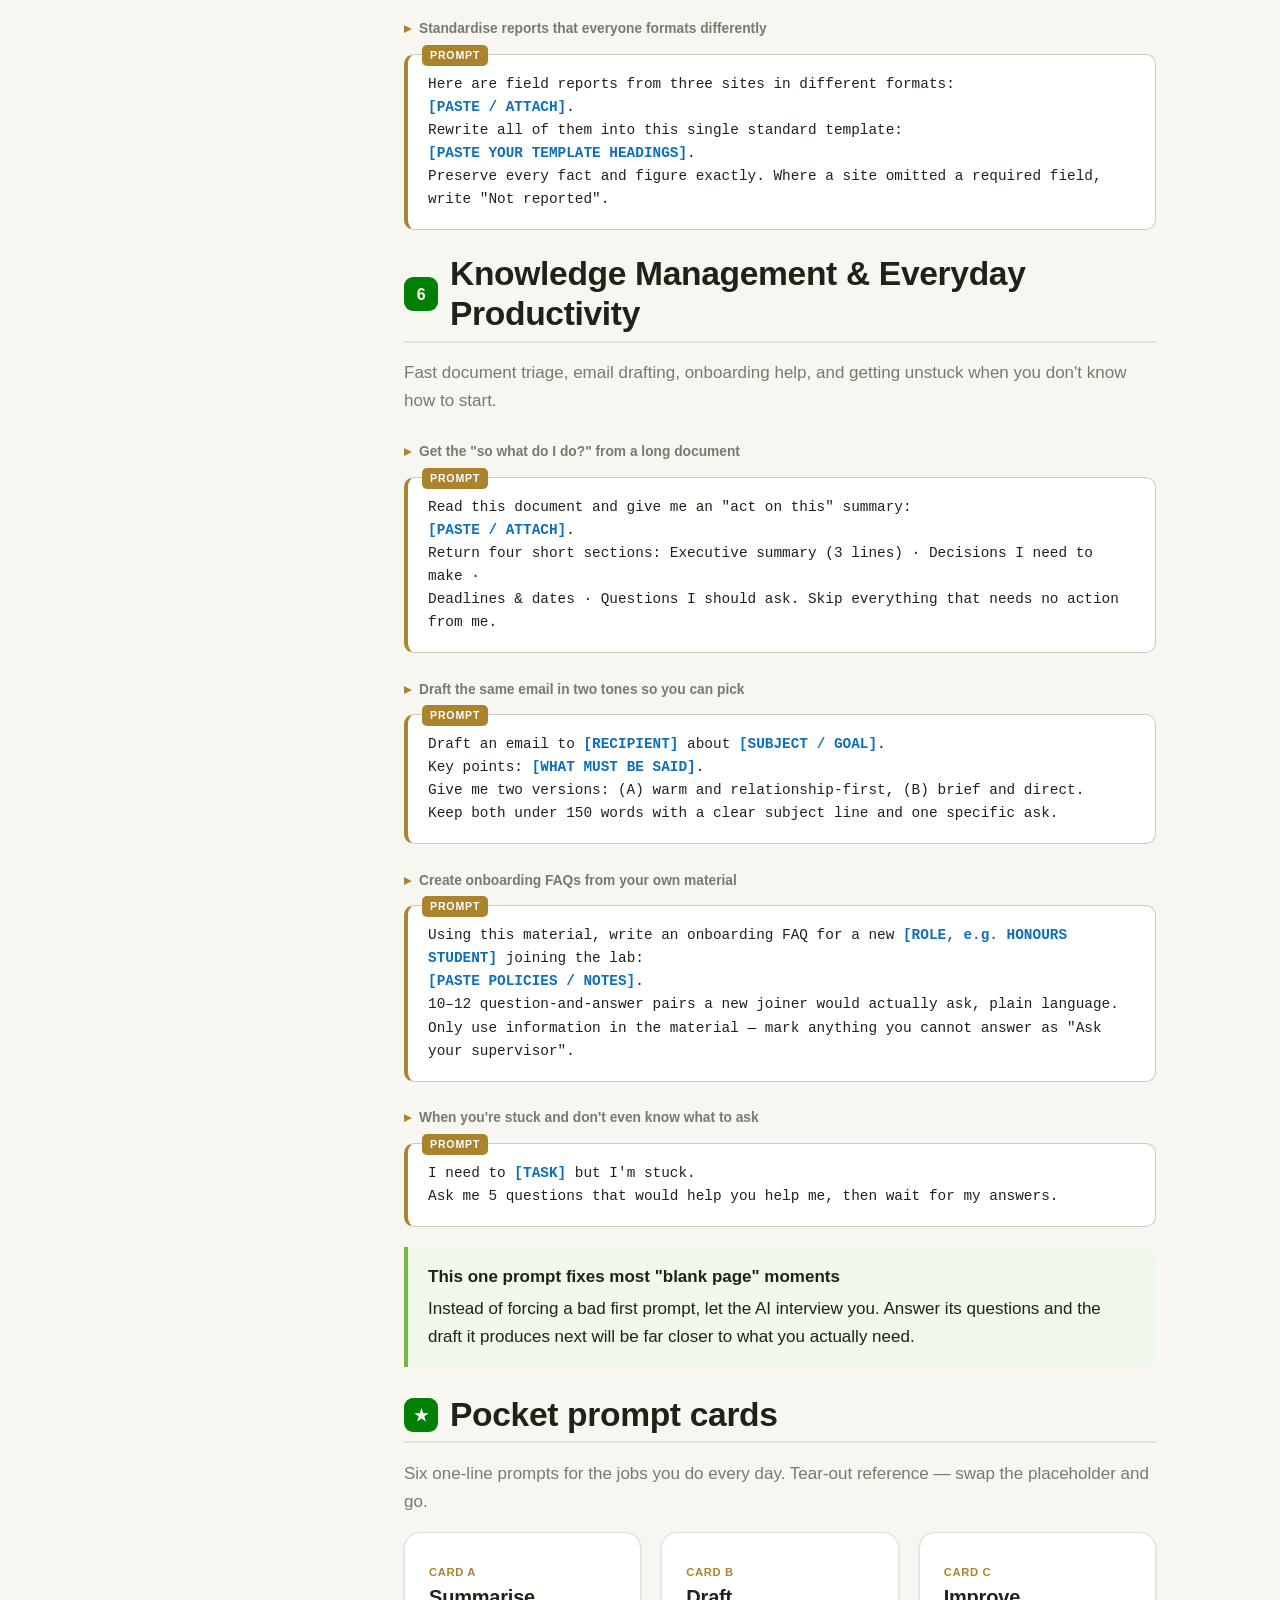
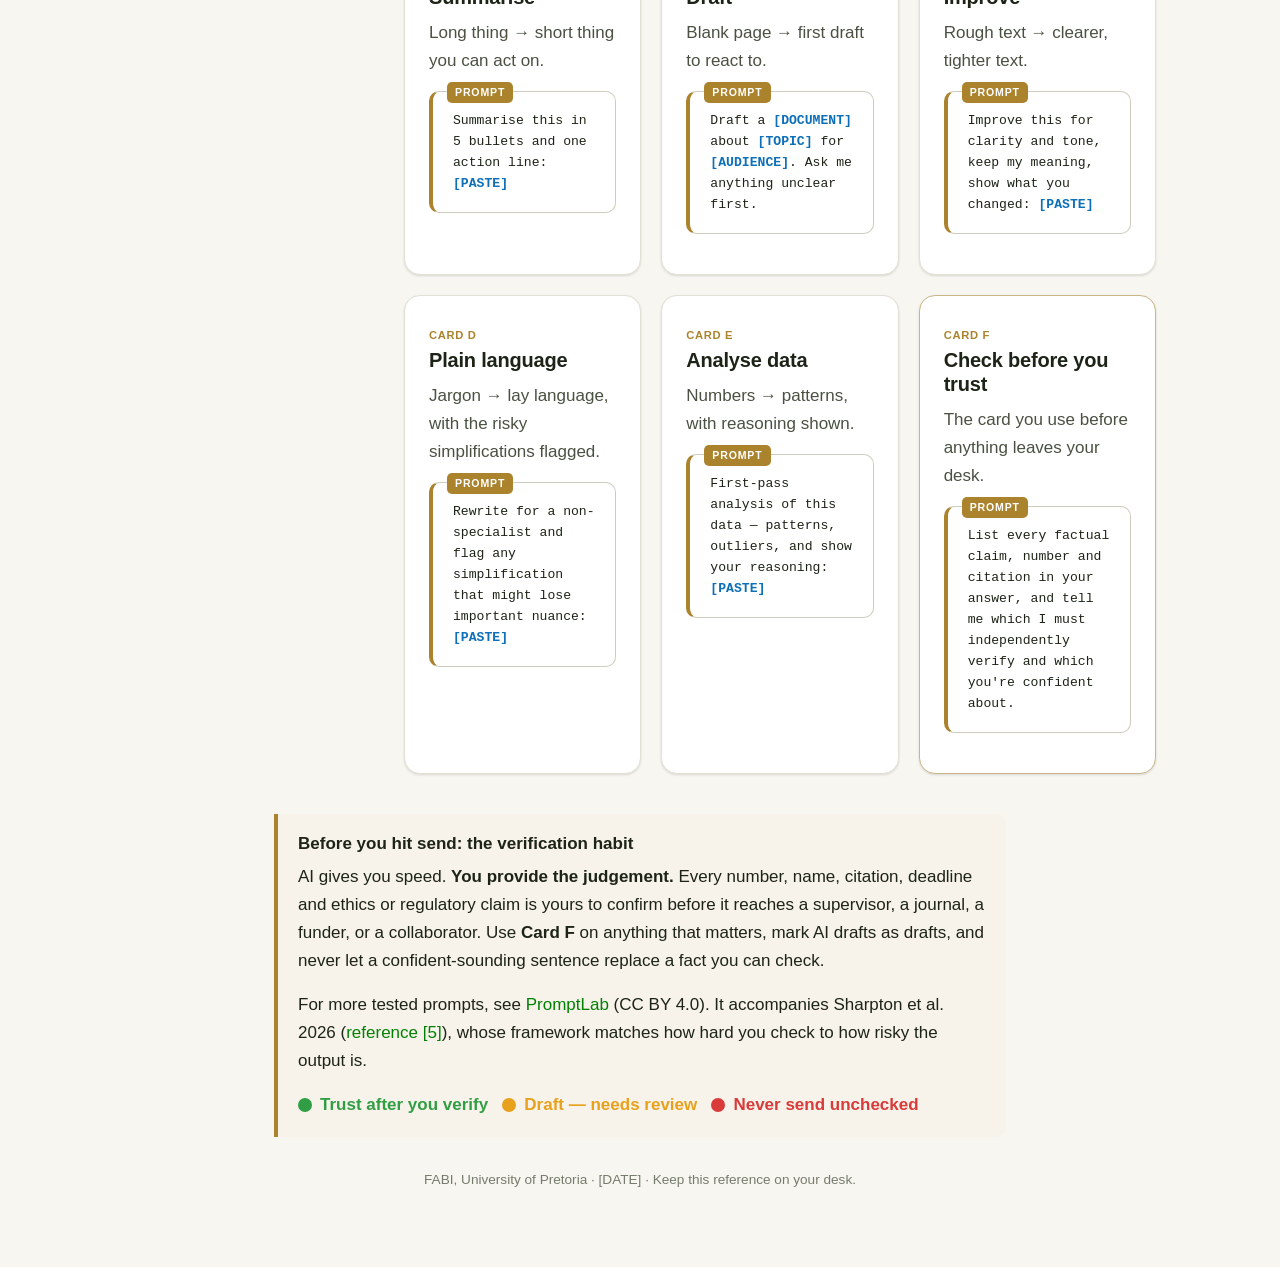
<file: exercises/prompt-library.html>
<!DOCTYPE html>
<html lang="en">
<head>
<meta charset="UTF-8">
<meta name="viewport" content="width=device-width, initial-scale=1.0">
<title>AI Prompt Library — Working with AI as a Research Assistant</title>
<link rel="stylesheet" href="../assets/theme.css">
<style>
  /* Page-specific layout tweaks — reuse theme variables only */
  .ph-masthead { padding: 26px 0 22px; }
  .ph-masthead h1 { margin: 14px 0 4px; color: #fff; }
  .ph-masthead .sub { color: rgba(255,255,255,.85); font-weight: 500; margin: 0; }

  /* Two-column layout: sticky table of contents + content */
  .ph-layout { display: grid; grid-template-columns: 240px 1fr; gap: 40px; align-items: start; }
  .ph-toc { position: sticky; top: 20px; align-self: start; }
  .ph-toc nav { border: 1px solid var(--border); border-radius: var(--r-lg); background: var(--surface); padding: 18px 18px; box-shadow: var(--sh-1); }
  .ph-toc .toc-head { font-size: .72rem; font-weight: 800; letter-spacing: .08em; text-transform: uppercase; color: var(--brand); margin-bottom: 10px; }
  .ph-toc ol { list-style: none; counter-reset: toc; padding: 0; margin: 0; }
  .ph-toc li { counter-increment: toc; margin: 0 0 3px; }
  .ph-toc a { display: block; padding: 6px 8px 6px 30px; position: relative; border-radius: var(--r-sm); font-size: .88rem; color: var(--text-soft); line-height: 1.35; }
  .ph-toc a::before { content: counter(toc); position: absolute; left: 6px; top: 6px; width: 18px; height: 18px; border-radius: 50%; background: var(--bg-sunk); color: var(--brand); font-size: .68rem; font-weight: 800; display: grid; place-items: center; }
  .ph-toc a:hover { background: color-mix(in srgb, var(--brand) 8%, transparent); color: var(--text); text-decoration: none; }
  @media (max-width: 940px) { .ph-layout { grid-template-columns: 1fr; } .ph-toc { position: static; } }

  /* "When to use" line above each prompt */
  .whenuse { font-size: .86rem; color: var(--text-mute); font-weight: 600; margin: 1.6rem 0 -.2rem; display: flex; align-items: baseline; gap: 8px; }
  .whenuse::before { content: "▸"; color: var(--gold); font-weight: 800; }
  section.fn { scroll-margin-top: 16px; padding-top: 8px; }
  section.fn > h2 { display: flex; align-items: center; gap: 12px; padding-bottom: 6px; border-bottom: 2px solid var(--border); }
  section.fn > h2 .sec-num { flex: none; width: 34px; height: 34px; border-radius: 9px; background: var(--brand); color: #fff; font-size: 1rem; font-weight: 800; display: grid; place-items: center; }
  .card .prompt { margin-top: .6rem; font-size: .82rem; }
  .card .cardlabel { font-size: .7rem; font-weight: 800; letter-spacing: .06em; text-transform: uppercase; color: var(--gold); }
  .lead { font-size: 1.08rem; color: var(--text-soft); }
</style>
</head>
<body>

<!-- ===== MASTHEAD ===== -->
<header class="masthead">
  <div class="container ph-masthead">
    <div class="brandmark"><span class="logo">AI</span> FABI · Working with AI as a Research Assistant</div>
    <h1>AI Prompt Library</h1>
    <p class="sub">A working reference for biologists and postgraduate researchers · Claude · [DATE]</p>
  </div>
</header>

<!-- ===== INTRO ===== -->
<div class="container narrow" style="padding-top:36px;">
  <p class="lead">This is your keep-and-reach-for reference. It is not a script to memorise — it is a shelf of tested starting points. Copy a prompt, swap the <span style="color:var(--up-blue);font-weight:700;">[BLUE PLACEHOLDERS]</span> for your real details, and refine from there. The AI does the first draft; <strong>you stay the expert who checks it.</strong></p>

  <h3>The anatomy of a good prompt</h3>
  <p>Nearly every strong prompt has four parts. Keep them in this order and you rarely go wrong:</p>
  <div class="grid grid-2" style="gap:14px;margin:1rem 0 .5rem;">
    <div class="card" style="padding:16px 18px;"><span class="chip chip-gold">ROLE</span><p class="soft" style="margin:.5rem 0 0;">Who the AI should be. <em>"You are a research communicator…"</em></p></div>
    <div class="card" style="padding:16px 18px;"><span class="chip chip-gold">TASK</span><p class="soft" style="margin:.5rem 0 0;">The one thing to do. <em>"Draft a methods section paragraph."</em></p></div>
    <div class="card" style="padding:16px 18px;"><span class="chip chip-gold">CONTEXT</span><p class="soft" style="margin:.5rem 0 0;">The facts it needs. <em>"For a greenhouse trial; treatment vs control…"</em></p></div>
    <div class="card" style="padding:16px 18px;"><span class="chip chip-gold">FORMAT</span><p class="soft" style="margin:.5rem 0 0;">Shape of the answer. <em>"Bullet points, under 300 words."</em></p></div>
  </div>

  <div class="whenuse">The universal template — start here when nothing else fits</div>
  <div class="prompt">You are <span class="ph">[ROLE, e.g. A RESEARCH COMMUNICATOR]</span>.

Your task: <span class="ph">[THE ONE THING YOU WANT DONE]</span>.

Context you need to know:
- <span class="ph">[FACT 1 — study system, question, or dataset]</span>
- <span class="ph">[FACT 2 — audience, deadline, constraint]</span>
- <span class="ph">[FACT 3 — anything else that matters]</span>

Format the answer as <span class="ph">[LENGTH / STRUCTURE / TONE]</span>.
If anything is unclear, ask me before you start.</div>

  <div class="callout callout-tip">
    <div class="callout-title">Iterate — the first answer is a draft, not the deliverable</div>
    <p>You do not need a perfect prompt. Say what you want changed, in plain language, and keep going:</p>
    <p style="margin-top:.4rem;">
      <span class="chip chip-plain">Make it shorter</span>
      <span class="chip chip-plain">Make it more formal</span>
      <span class="chip chip-plain">Now for a lay audience</span>
      <span class="chip chip-plain">Explain it for a non-specialist</span>
      <span class="chip chip-plain">Ask me 5 questions first, then redraft</span>
    </p>
  </div>
</div>

<!-- ===== BODY: TOC + SECTIONS ===== -->
<div class="container" style="padding-top:20px;padding-bottom:20px;">
  <div class="ph-layout">

    <!-- Sticky table of contents -->
    <aside class="ph-toc no-print">
      <nav>
        <div class="toc-head">Jump to a task type</div>
        <ol>
          <li><a href="#fn-grants">Grants &amp; Manuscripts</a></li>
          <li><a href="#fn-comms">Communication &amp; Outreach</a></li>
          <li><a href="#fn-lit">Literature &amp; Synthesis</a></li>
          <li><a href="#fn-protocols">Protocols, Ethics &amp; Reproducibility</a></li>
          <li><a href="#fn-pm">Project Management, Data &amp; Reporting</a></li>
          <li><a href="#fn-km">Knowledge Management &amp; Productivity</a></li>
          <li><a href="#cards">Pocket prompt cards</a></li>
        </ol>
      </nav>
    </aside>

    <!-- Content column -->
    <main class="stack">

      <!-- 1. Grants & Manuscripts -->
      <section class="fn" id="fn-grants">
        <h2><span class="sec-num">1</span> Grants &amp; Manuscripts</h2>
        <p class="muted">Concept notes, reviewer-tailored language, funder intelligence, budget narratives and pipeline summaries. Always verify funder facts before they leave your desk.</p>

        <div class="whenuse">Turn a rough idea into a fundable two-page concept note</div>
        <div class="prompt">You are a research grant writer.
Draft a 2-page concept note for <span class="ph">[PROJECT, e.g. A MULTI-SITE TRIAL OF A BIOCONTROL SEED TREATMENT]</span>.
Context: the problem is <span class="ph">[PROBLEM]</span>, our approach is <span class="ph">[APPROACH]</span>,
the target funder is <span class="ph">[FUNDER]</span> whose priorities are <span class="ph">[PRIORITIES]</span>.
Use this structure: Problem · Our Approach · Expected Results · Budget Summary · Why Us.
Keep it plain, evidence-led and under 900 words. Flag anywhere I still need to insert a real figure.</div>

        <div class="whenuse">Re-tailor the same project description for a specific funder's language</div>
        <div class="prompt">Here is our standard project description:
<span class="ph">[PASTE BOILERPLATE]</span>
Rewrite it to match the priorities and vocabulary of <span class="ph">[FUNDER]</span>,
who funds <span class="ph">[THEIR FOCUS AREAS]</span>. Keep every fact identical —
change only framing and emphasis. Show the tailored version, then a short bullet list
of what you changed and why.</div>

        <div class="whenuse">Build a first-pass funder profile — then check it hard</div>
        <div class="prompt">Act as a funding-intelligence analyst.
Give me a briefing on <span class="ph">[FUNDER / FOUNDATION]</span> for a research proposal:
funding priorities, typical grant size, eligible geographies, application cycle and recent related awards.
At the end, add a section titled "FACTS I MUST INDEPENDENTLY VERIFY" listing every claim,
number and date you are not fully certain about.</div>
        <div class="callout callout-warn"><div class="callout-title">Verify funder facts</div><p>AI can be confidently wrong about grant sizes, deadlines and past awards. Treat the profile as a research lead, never as the source of truth. Confirm on the funder's own website.</p></div>

        <div class="whenuse">Explain a budget so a non-specialist reviewer understands it</div>
        <div class="prompt">You are a grants-budget writer.
Here is our budget table: <span class="ph">[PASTE FIGURES OR ATTACH]</span>.
Write a clear budget narrative that justifies each major line for <span class="ph">[FUNDER]</span>.
Explain what each cost buys and how it links to the research plan. Do not change any number.
If a line looks unusually high or low, flag it for me instead of guessing a justification.</div>

        <div class="whenuse">Draft a reviewer-response letter</div>
        <div class="prompt">Here are the reviewer comments on our manuscript: <span class="ph">[PASTE COMMENTS]</span>.
For each comment, draft: (1) a short, respectful acknowledgement, (2) a plain-language summary
of how we responded, (3) a pointer to where the change is in the manuscript.
Do not concede a point that isn't actually correct — flag any comment where you think we should push back,
rather than agreeing by default.</div>
      </section>

      <!-- 2. Comms -->
      <section class="fn" id="fn-comms">
        <h2><span class="sec-num">2</span> Communication &amp; Outreach</h2>
        <p class="muted">Press releases, multi-audience messaging, talks, policy-relevant briefs and plain-language translation for non-specialists.</p>

        <div class="whenuse">Draft a press release from a handful of facts</div>
        <div class="prompt">You are a research communications officer.
Write a press release announcing <span class="ph">[MILESTONE, e.g. A NEW FINDING ON DISEASE RESISTANCE]</span>.
Facts: <span class="ph">[WHO / WHAT / WHERE / WHEN / WHY IT MATTERS]</span>.
Include a headline, dateline, two quote placeholders (one researcher, one partner), and boilerplate.
Newswire style, ~400 words. Leave <span class="ph">[QUOTE]</span> brackets where I must add real quotes.</div>

        <div class="whenuse">Say one finding three ways for three audiences</div>
        <div class="prompt">Take this core finding: <span class="ph">[e.g. THE TREATMENT REDUCED DISEASE SEVERITY BY A THIRD]</span>.
Write three versions of it:
1. A LinkedIn post for peers and collaborators (professional, 1 short paragraph + a stat).
2. A message for a general/lay audience (simple, concrete, benefit-first, no jargon).
3. A briefing line for a policymaker or funder (why it matters, relevance to their priorities).
Keep the facts identical across all three.</div>

        <div class="whenuse">Draft speaking notes for a talk or symposium opening</div>
        <div class="prompt">Write a 3-minute talk opening for <span class="ph">[SPEAKER & ROLE]</span> to introduce <span class="ph">[TOPIC / SESSION]</span>.
Themes to hit: <span class="ph">[2–3 KEY POINTS]</span>. Audience: <span class="ph">[WHO IS IN THE ROOM]</span>.
Warm and confident, spoken-word rhythm (short sentences), one memorable closing line.
Mark [PAUSE] where the speaker should slow down.</div>

        <div class="whenuse">Structure a policy-relevant brief that decision-makers actually read</div>
        <div class="prompt">You are a science-policy analyst.
Draft a 2-page brief on <span class="ph">[ISSUE, e.g. IMPLICATIONS OF THIS FINDING FOR EXTENSION ADVICE]</span>.
Use exactly this structure: Issue · Evidence · Options · Recommendation.
Keep evidence tied to sources I will supply — do not invent statistics.
Neutral, decision-focused tone. End with a one-sentence call to action.</div>

        <div class="whenuse">Translate jargon into plain language, and flag the tricky calls</div>
        <div class="prompt">Rewrite the following for a non-specialist reader with no background in
<span class="ph">[FIELD, e.g. PLANT PATHOLOGY]</span>:
<span class="ph">[PASTE TEXT]</span>
Keep every claim accurate — simplify the language, not the substance. After the rewrite, add a
short list titled "SIMPLIFICATIONS I MADE" flagging any nuance you dropped, so I can check
whether it still matters for this audience.</div>
      </section>

      <!-- 3. Literature & Synthesis -->
      <section class="fn" id="fn-lit">
        <h2><span class="sec-num">3</span> Literature &amp; Synthesis</h2>
        <p class="muted">Summarise papers for mixed audiences, compare studies, explain concepts, and tidy messy notes — without letting the AI overstate or invent.</p>

        <div class="whenuse">Summarise a technical paper for a mixed audience</div>
        <div class="prompt">Summarise this paper for a mixed audience of specialists and non-specialists:
<span class="ph">[PASTE ABSTRACT / TEXT OR ATTACH]</span>.
Give me: (1) a one-line takeaway, (2) key findings in 4 bullets, (3) what it means for
<span class="ph">[e.g. OUR OWN STUDY SYSTEM]</span>, (4) limitations.
Do not overstate certainty — where the authors hedge, you hedge too.</div>

        <div class="whenuse">Compare several studies or trial reports side by side</div>
        <div class="prompt">Compare these studies and put the results in one table:
<span class="ph">[PASTE / ATTACH PAPERS OR REPORTS]</span>.
Columns: study · system · method · key result · sample size · key caveat.
After the table, note where methods differ enough that direct comparison is unfair.
Use only numbers present in the sources — leave a cell blank if a value is missing.</div>

        <div class="whenuse">Explain a hard concept with one clean analogy</div>
        <div class="prompt">Explain <span class="ph">[CONCEPT, e.g. HOW INDUCED SYSTEMIC RESISTANCE WORKS]</span>
to <span class="ph">[AUDIENCE, e.g. A FIRST-YEAR HONOURS STUDENT]</span>.
Use one clear everyday analogy — just one, carried all the way through.
Under 200 words. No jargon unless you define it in the same sentence.</div>

        <div class="whenuse">Turn messy field or lab notes into a clean structure</div>
        <div class="prompt">Organise these rough notes into a clean structure:
<span class="ph">[PASTE MESSY NOTES]</span>.
Group related points under clear headings and fix grammar.
Do not add any facts, figures or conclusions I did not write —
if something is unclear or missing, list it under "NEEDS CLARIFICATION" instead of guessing.</div>

        <div class="callout callout-danger">
          <div class="callout-title">Chat assistants can invent citations</div>
          <p>AI models sometimes fabricate references, DOIs and quotes that look completely real. Never cite a source the AI gave you without opening it yourself. <strong>Treat every AI summary as a map, not the territory</strong> — useful for orientation, checked against the real ground before you act.</p>
        </div>
      </section>

      <!-- 4. Protocols, Ethics & Reproducibility -->
      <section class="fn" id="fn-protocols">
        <h2><span class="sec-num">4</span> Protocols, Ethics &amp; Reproducibility</h2>
        <p class="muted">Comparing requirements across institutions, submission checklists, first-draft agreements and method landscape scans — always marked as drafts for expert review.</p>

        <div class="whenuse">Compare ethics or biosafety requirements across institutions</div>
        <div class="prompt">Compare the ethics/biosafety approval requirements for <span class="ph">[STUDY TYPE, e.g. A FIELD TRIAL INVOLVING A GM VARIETY]</span>
across <span class="ph">[INSTITUTION/COUNTRY A]</span>, <span class="ph">[B]</span> and <span class="ph">[C]</span>.
Table format: committee/authority · key documents required · typical timeline · public-consultation step.
End with a list titled "CONFIRM WITH YOUR ETHICS/BIOSAFETY OFFICE" for every point that may
be out of date or institution-specific. Do not present timelines as guarantees.</div>

        <div class="whenuse">Build a submission checklist so nothing is missed</div>
        <div class="prompt">You are a research-compliance officer.
Create a submission checklist for <span class="ph">[APPLICATION TYPE, e.g. AN ETHICS APPLICATION FOR HUMAN/ANIMAL WORK]</span>
at <span class="ph">[INSTITUTION]</span>. List every document, form and annex typically required,
grouped by category, with a checkbox for each. Add a final row: "verified against current
guidance on [DATE] by [NAME]".</div>

        <div class="whenuse">Get a first draft of a data-sharing agreement or MTA to react to</div>
        <div class="prompt">Draft a first-draft <span class="ph">[DATA-SHARING AGREEMENT / MATERIAL TRANSFER AGREEMENT]</span> between our lab and <span class="ph">[PARTNER]</span>
for <span class="ph">[PURPOSE, e.g. SHARING SEQUENCE DATA FROM A JOINT TRIAL]</span>.
Cover: parties, purpose, permitted use, attribution, term, and what happens at project end.
At the very top add, in bold: "UNREVIEWED DRAFT — FOR INTERNAL DISCUSSION AND LEGAL REVIEW ONLY."
Use plain language and mark anything to be negotiated as <span class="ph">[TO BE NEGOTIATED]</span>.</div>

        <div class="whenuse">Scan the landscape of methods or tools for a task</div>
        <div class="prompt">Act as a methods analyst.
Give me a landscape scan of tools/methods for <span class="ph">[TASK, e.g. AMPLICON DENOISING]</span>
as used in <span class="ph">[FIELD / SYSTEM]</span>: main options, typical use case, and known limitations.
Be explicit about what you don't know — put uncertain or unverifiable points under
"LOW CONFIDENCE — VERIFY" rather than stating them as fact.</div>
      </section>

      <!-- 5. PM / Data / Reporting -->
      <section class="fn" id="fn-pm">
        <h2><span class="sec-num">5</span> Project Management, Data &amp; Reporting</h2>
        <p class="muted">Meeting minutes, progress-report sections, first-pass analysis and status updates — with owners, dates and reasoning you can actually check.</p>

        <div class="whenuse">Turn a meeting transcript into minutes, decisions and actions</div>
        <div class="prompt">From this meeting transcript, produce three things:
<span class="ph">[PASTE TRANSCRIPT]</span>
1. Concise minutes (key discussion points).
2. A list of decisions made.
3. An action table: Action · Owner · Due date.
Do not invent owners or dates — if the transcript does not say who or when, write "TBC".
Keep any caveats raised (e.g. "this result is preliminary") attached to the relevant action, not dropped.</div>

        <div class="whenuse">Draft a progress-report section from your data</div>
        <div class="prompt">You are a research assistant helping with reporting.
Write the "Progress Against Plan" section of a progress report for <span class="ph">[PROJECT]</span>
using this data: <span class="ph">[PASTE INDICATORS / RESULTS]</span>.
For each indicator: target, actual, and a one-line explanation of variance.
Use only the figures provided. Flag any indicator with missing data as "data pending".</div>

        <div class="whenuse">Get a first-pass read on a dataset — with reasoning shown</div>
        <div class="prompt">Do a first-pass analysis of this data:
<span class="ph">[PASTE DATA / ATTACH]</span>.
Tell me the main patterns, any outliers, and 3 questions worth investigating further.
Show your reasoning step by step so I can check how you reached each conclusion.
Do not treat correlation as cause. This is a first look, not a final analysis.</div>

        <div class="whenuse">Write a weekly status report from bullet updates</div>
        <div class="prompt">Turn these rough updates into a weekly status report for <span class="ph">[PROJECT / TEAM]</span>:
<span class="ph">[PASTE BULLETS]</span>.
Sections: Done this week · In progress · Blockers · Next week.
Keep it tight — a supervisor should read it in under a minute. Flag blockers clearly.</div>

        <div class="whenuse">Standardise reports that everyone formats differently</div>
        <div class="prompt">Here are field reports from three sites in different formats:
<span class="ph">[PASTE / ATTACH]</span>.
Rewrite all of them into this single standard template:
<span class="ph">[PASTE YOUR TEMPLATE HEADINGS]</span>.
Preserve every fact and figure exactly. Where a site omitted a required field, write "Not reported".</div>
      </section>

      <!-- 6. KM / Productivity -->
      <section class="fn" id="fn-km">
        <h2><span class="sec-num">6</span> Knowledge Management &amp; Everyday Productivity</h2>
        <p class="muted">Fast document triage, email drafting, onboarding help, and getting unstuck when you don't know how to start.</p>

        <div class="whenuse">Get the "so what do I do?" from a long document</div>
        <div class="prompt">Read this document and give me an "act on this" summary:
<span class="ph">[PASTE / ATTACH]</span>.
Return four short sections: Executive summary (3 lines) · Decisions I need to make ·
Deadlines &amp; dates · Questions I should ask. Skip everything that needs no action from me.</div>

        <div class="whenuse">Draft the same email in two tones so you can pick</div>
        <div class="prompt">Draft an email to <span class="ph">[RECIPIENT]</span> about <span class="ph">[SUBJECT / GOAL]</span>.
Key points: <span class="ph">[WHAT MUST BE SAID]</span>.
Give me two versions: (A) warm and relationship-first, (B) brief and direct.
Keep both under 150 words with a clear subject line and one specific ask.</div>

        <div class="whenuse">Create onboarding FAQs from your own material</div>
        <div class="prompt">Using this material, write an onboarding FAQ for a new <span class="ph">[ROLE, e.g. HONOURS STUDENT]</span> joining the lab:
<span class="ph">[PASTE POLICIES / NOTES]</span>.
10–12 question-and-answer pairs a new joiner would actually ask, plain language.
Only use information in the material — mark anything you cannot answer as "Ask your supervisor".</div>

        <div class="whenuse">When you're stuck and don't even know what to ask</div>
        <div class="prompt">I need to <span class="ph">[TASK]</span> but I'm stuck.
Ask me 5 questions that would help you help me, then wait for my answers.</div>
        <div class="callout callout-tip"><div class="callout-title">This one prompt fixes most "blank page" moments</div><p>Instead of forcing a bad first prompt, let the AI interview you. Answer its questions and the draft it produces next will be far closer to what you actually need.</p></div>
      </section>

      <!-- ===== POCKET CARDS ===== -->
      <section class="fn" id="cards">
        <h2><span class="sec-num">★</span> Pocket prompt cards</h2>
        <p class="muted">Six one-line prompts for the jobs you do every day. Tear-out reference — swap the placeholder and go.</p>

        <div class="grid grid-3">
          <div class="card card-hover">
            <span class="cardlabel">Card A</span>
            <h3>Summarise</h3>
            <p class="soft">Long thing → short thing you can act on.</p>
            <div class="prompt">Summarise this in 5 bullets and one action line: <span class="ph">[PASTE]</span></div>
          </div>

          <div class="card card-hover">
            <span class="cardlabel">Card B</span>
            <h3>Draft</h3>
            <p class="soft">Blank page → first draft to react to.</p>
            <div class="prompt">Draft a <span class="ph">[DOCUMENT]</span> about <span class="ph">[TOPIC]</span> for <span class="ph">[AUDIENCE]</span>. Ask me anything unclear first.</div>
          </div>

          <div class="card card-hover">
            <span class="cardlabel">Card C</span>
            <h3>Improve</h3>
            <p class="soft">Rough text → clearer, tighter text.</p>
            <div class="prompt">Improve this for clarity and tone, keep my meaning, show what you changed: <span class="ph">[PASTE]</span></div>
          </div>

          <div class="card card-hover">
            <span class="cardlabel">Card D</span>
            <h3>Plain language</h3>
            <p class="soft">Jargon → lay language, with the risky simplifications flagged.</p>
            <div class="prompt">Rewrite for a non-specialist and flag any simplification that might lose important nuance: <span class="ph">[PASTE]</span></div>
          </div>

          <div class="card card-hover">
            <span class="cardlabel">Card E</span>
            <h3>Analyse data</h3>
            <p class="soft">Numbers → patterns, with reasoning shown.</p>
            <div class="prompt">First-pass analysis of this data — patterns, outliers, and show your reasoning: <span class="ph">[PASTE]</span></div>
          </div>

          <div class="card card-hover" style="border-color:color-mix(in srgb, var(--gold) 45%, var(--border));">
            <span class="cardlabel">Card F</span>
            <h3>Check before you trust</h3>
            <p class="soft">The card you use before anything leaves your desk.</p>
            <div class="prompt">List every factual claim, number and citation in your answer, and tell me which I must independently verify and which you're confident about.</div>
          </div>
        </div>
      </section>

    </main>
  </div>
</div>

<!-- ===== CLOSING CALLOUT ===== -->
<div class="container narrow" style="padding-bottom:60px;">
  <div class="callout callout-warn">
    <div class="callout-title">Before you hit send: the verification habit</div>
    <p>AI gives you speed. <strong>You provide the judgement.</strong> Every number, name, citation, deadline and ethics or regulatory claim is yours to confirm before it reaches a supervisor, a journal, a funder, or a collaborator. Use <strong>Card F</strong> on anything that matters, mark AI drafts as drafts, and never let a confident-sounding sentence replace a fact you can check.</p>
    <p style="margin-top:.5rem;">For more tested prompts, see <a href="https://github.com/SharptonLab/PromptLab">PromptLab</a> (CC BY 4.0). It accompanies Sharpton et al. 2026 (<a href="../references.html#ref5">reference [5]</a>), whose framework matches how hard you check to how risky the output is.</p>
    <p style="margin-top:.5rem;">
      <span class="tl tl-green"><span class="dot"></span>Trust after you verify</span>&nbsp;&nbsp;
      <span class="tl tl-amber"><span class="dot"></span>Draft — needs review</span>&nbsp;&nbsp;
      <span class="tl tl-red"><span class="dot"></span>Never send unchecked</span>
    </p>
  </div>
  <p class="center muted" style="margin-top:2rem;font-size:.85rem;">FABI, University of Pretoria · [DATE] · Keep this reference on your desk.</p>
</div>

</body>
</html>
</file>
<file: assets/theme.css>
/* ============================================================================
   AATF × FABI (University of Pretoria) — AI Workshop Design System
   Self-contained, offline-first (no CDN, system font stack), theme-aware.
   Palette: FABI green (primary) + AATF harvest gold (accent).
   Author: prepared for the AATF AI Workshop, Nairobi, 15 July 2026.
   ============================================================================ */

/* ---- Design tokens --------------------------------------------------------*/
:root {
  /* Brand — greens (FABI / AATF) */
  --fabi-green:      #018103;  /* FABI primary */
  --fabi-forest:     #30460e;  /* FABI dark forest */
  --fabi-deep:       #106d07;
  --aatf-green:      #507536;  /* AATF leaf */
  --aatf-leaf:       #76b743;  /* AATF bright leaf */
  --aatf-navy:       #00152e;

  /* Brand — accents */
  --gold:            #ac832d;  /* AATF harvest gold */
  --gold-bright:     #fdc800;
  --up-blue:         #0c6fb8;  /* UP — used sparingly */
  --up-red:          #d71c33;  /* UP — used very sparingly (warnings) */

  /* Semantic — light theme */
  --brand:           var(--fabi-green);
  --brand-strong:    var(--fabi-forest);
  --accent:          var(--gold);

  --bg:              #f7f6f1;  /* warm paper */
  --bg-elev:         #ffffff;
  --bg-sunk:         #efede4;
  --surface:         #ffffff;
  --border:          #e3e0d5;
  --border-strong:   #cfccbe;

  --text:            #1d2417;  /* near-black green-tinted */
  --text-soft:       #4a5142;
  --text-mute:       #767c6c;
  --text-invert:     #ffffff;

  --code-bg:         #1a2313;
  --code-text:       #e8ecdf;
  --code-accent:     #a7d98a;

  /* Traffic-light (governance) */
  --tl-green:        #2f9e44;
  --tl-amber:        #e8a11c;
  --tl-red:          #d93a3a;

  /* Typography */
  --font-sans: "Inter", -apple-system, BlinkMacSystemFont, "Segoe UI", Roboto, Helvetica, Arial, sans-serif;
  --font-mono: "SF Mono", "JetBrains Mono", "Cascadia Code", "Fira Code", ui-monospace, Menlo, Consolas, monospace;

  /* Radii, shadow, spacing rhythm */
  --r-sm: 6px; --r-md: 10px; --r-lg: 16px; --r-xl: 24px;
  --sh-1: 0 1px 2px rgba(20,30,10,.06), 0 1px 3px rgba(20,30,10,.08);
  --sh-2: 0 4px 12px rgba(20,30,10,.08), 0 2px 4px rgba(20,30,10,.06);
  --sh-3: 0 12px 32px rgba(20,30,10,.12), 0 4px 8px rgba(20,30,10,.06);
  --maxw: 1080px;
}

:root[data-theme="dark"], .theme-dark {
  --brand:         #3fae4a;
  --brand-strong:  #63c56e;
  --accent:        #d9ad4e;

  --bg:            #10140d;
  --bg-elev:       #171d12;
  --bg-sunk:       #0b0e08;
  --surface:       #1a2114;
  --border:        #2a3320;
  --border-strong: #3b4730;

  --text:          #eaeee1;
  --text-soft:     #c2c9b4;
  --text-mute:     #8d9580;
  --text-invert:   #10140d;

  --code-bg:       #0c1207;
  --code-text:     #e8ecdf;
  --code-accent:   #a7d98a;

  --sh-1: 0 1px 2px rgba(0,0,0,.4);
  --sh-2: 0 4px 12px rgba(0,0,0,.45);
  --sh-3: 0 12px 32px rgba(0,0,0,.55);
}

@media (prefers-color-scheme: dark) {
  :root:not([data-theme="light"]) {
    --brand:#3fae4a; --brand-strong:#63c56e; --accent:#d9ad4e;
    --bg:#10140d; --bg-elev:#171d12; --bg-sunk:#0b0e08; --surface:#1a2114;
    --border:#2a3320; --border-strong:#3b4730;
    --text:#eaeee1; --text-soft:#c2c9b4; --text-mute:#8d9580; --text-invert:#10140d;
    --code-bg:#0c1207;
    --sh-1:0 1px 2px rgba(0,0,0,.4); --sh-2:0 4px 12px rgba(0,0,0,.45); --sh-3:0 12px 32px rgba(0,0,0,.55);
  }
}

/* ---- Reset & base ---------------------------------------------------------*/
*, *::before, *::after { box-sizing: border-box; }
html { -webkit-text-size-adjust: 100%; scroll-behavior: smooth; }
body {
  margin: 0;
  font-family: var(--font-sans);
  font-size: 17px;
  line-height: 1.65;
  color: var(--text);
  background: var(--bg);
  -webkit-font-smoothing: antialiased;
  text-rendering: optimizeLegibility;
}
img { max-width: 100%; height: auto; }
a { color: var(--brand); text-decoration: none; }
a:hover { text-decoration: underline; }

h1,h2,h3,h4 { line-height: 1.2; font-weight: 700; color: var(--text); margin: 0 0 .5em; letter-spacing: -.01em; }
h1 { font-size: clamp(1.9rem, 4vw, 2.8rem); }
h2 { font-size: clamp(1.5rem, 3vw, 2.1rem); }
h3 { font-size: 1.25rem; }
p { margin: 0 0 1rem; }
strong { font-weight: 700; color: var(--text); }
hr { border: 0; border-top: 1px solid var(--border); margin: 2.5rem 0; }

/* ---- Layout helpers -------------------------------------------------------*/
.container { max-width: var(--maxw); margin: 0 auto; padding: 0 24px; }
.narrow { max-width: 780px; }
.grid { display: grid; gap: 20px; }
.grid-2 { grid-template-columns: repeat(2, 1fr); }
.grid-3 { grid-template-columns: repeat(3, 1fr); }
.grid-4 { grid-template-columns: repeat(4, 1fr); }
@media (max-width: 820px) { .grid-2,.grid-3,.grid-4 { grid-template-columns: 1fr; } }
.stack > * + * { margin-top: 1rem; }
.center { text-align: center; }
.muted { color: var(--text-mute); }
.soft { color: var(--text-soft); }

/* ---- Brand bar / masthead -------------------------------------------------*/
.masthead {
  background: linear-gradient(120deg, var(--fabi-forest) 0%, var(--fabi-green) 55%, var(--aatf-green) 100%);
  color: #fff;
}
.masthead a { color: #fff; }
.brandmark { display: flex; align-items: center; gap: 14px; font-weight: 700; }
.brandmark .logo {
  width: 40px; height: 40px; border-radius: 9px; flex: none;
  background: rgba(255,255,255,.14); display: grid; place-items: center;
  font-weight: 800; letter-spacing: -.02em; border: 1px solid rgba(255,255,255,.25);
}

/* ---- Buttons & chips ------------------------------------------------------*/
.btn {
  display: inline-flex; align-items: center; gap: 8px;
  padding: 10px 18px; border-radius: var(--r-md); font-weight: 600; font-size: .95rem;
  background: var(--brand); color: #fff; border: 1px solid transparent; cursor: pointer;
  transition: transform .08s ease, box-shadow .15s ease, background .15s ease; text-decoration: none;
}
.btn:hover { text-decoration: none; box-shadow: var(--sh-2); transform: translateY(-1px); }
.btn-ghost { background: transparent; color: var(--brand); border-color: var(--border-strong); }
.btn-gold  { background: var(--gold); }

.chip {
  display: inline-flex; align-items: center; gap: 6px;
  padding: 4px 12px; border-radius: 999px; font-size: .8rem; font-weight: 600;
  background: color-mix(in srgb, var(--brand) 12%, transparent);
  color: var(--brand-strong); border: 1px solid color-mix(in srgb, var(--brand) 28%, transparent);
}
.chip-gold { background: color-mix(in srgb, var(--gold) 16%, transparent); color: var(--gold); border-color: color-mix(in srgb, var(--gold) 34%, transparent); }
.chip-plain { background: var(--bg-sunk); color: var(--text-soft); border-color: var(--border); }

/* ---- Cards ----------------------------------------------------------------*/
.card {
  background: var(--surface); border: 1px solid var(--border); border-radius: var(--r-lg);
  padding: 24px; box-shadow: var(--sh-1); transition: box-shadow .18s ease, transform .18s ease, border-color .18s ease;
}
.card-hover:hover { box-shadow: var(--sh-3); transform: translateY(-3px); border-color: color-mix(in srgb, var(--brand) 40%, var(--border)); }
.card h3 { margin-top: 0; }
.card .kicker { font-size: .78rem; font-weight: 700; letter-spacing: .06em; text-transform: uppercase; color: var(--brand); margin-bottom: 6px; }
.card .num { font-size: 2rem; font-weight: 800; color: var(--brand); line-height: 1; }

/* ---- Callouts -------------------------------------------------------------*/
.callout {
  border-left: 4px solid var(--brand); background: color-mix(in srgb, var(--brand) 7%, var(--surface));
  border-radius: 0 var(--r-md) var(--r-md) 0; padding: 16px 20px; margin: 1.25rem 0;
}
.callout .callout-title { font-weight: 700; display: flex; align-items: center; gap: 8px; margin-bottom: 4px; }
.callout p:last-child { margin-bottom: 0; }
.callout-tip   { border-color: var(--aatf-leaf);  background: color-mix(in srgb, var(--aatf-leaf) 10%, var(--surface)); }
.callout-warn  { border-color: var(--gold);       background: color-mix(in srgb, var(--gold) 10%, var(--surface)); }
.callout-danger{ border-color: var(--up-red);     background: color-mix(in srgb, var(--up-red) 8%, var(--surface)); }
.callout-info  { border-color: var(--up-blue);    background: color-mix(in srgb, var(--up-blue) 8%, var(--surface)); }

/* ---- Code blocks & prompt boxes ------------------------------------------*/
code { font-family: var(--font-mono); font-size: .88em; background: var(--bg-sunk); padding: .12em .4em; border-radius: 5px; color: var(--brand-strong); }
pre { margin: 1rem 0; border-radius: var(--r-md); overflow-x: auto; background: var(--code-bg); box-shadow: var(--sh-1); }
pre code { display: block; padding: 18px 20px; background: none; color: var(--code-text); font-size: .84rem; line-height: 1.6; }

.prompt {
  position: relative; font-family: var(--font-mono); font-size: .9rem; line-height: 1.6;
  background: var(--bg-elev); border: 1px solid var(--border-strong); border-left: 4px solid var(--gold);
  border-radius: var(--r-md); padding: 18px 20px; margin: 1rem 0; white-space: pre-wrap; color: var(--text);
}
.prompt::before {
  content: "PROMPT"; position: absolute; top: -10px; left: 14px; font-family: var(--font-sans);
  font-size: .66rem; font-weight: 800; letter-spacing: .08em; color: #fff; background: var(--gold);
  padding: 2px 8px; border-radius: 5px;
}
.prompt .ph { color: var(--up-blue); font-weight: 700; } /* [PLACEHOLDERS] */

/* ---- Tables ---------------------------------------------------------------*/
.table-wrap { overflow-x: auto; margin: 1.25rem 0; border: 1px solid var(--border); border-radius: var(--r-md); }
table { width: 100%; border-collapse: collapse; font-size: .93rem; }
th, td { text-align: left; padding: 11px 15px; border-bottom: 1px solid var(--border); vertical-align: top; }
thead th { background: var(--bg-sunk); font-weight: 700; color: var(--text); font-size: .82rem; text-transform: uppercase; letter-spacing: .04em; }
tbody tr:last-child td { border-bottom: 0; }
tbody tr:hover { background: color-mix(in srgb, var(--brand) 4%, transparent); }

/* ---- Traffic light --------------------------------------------------------*/
.tl { display: inline-flex; align-items: center; gap: 8px; font-weight: 700; }
.tl .dot { width: 14px; height: 14px; border-radius: 50%; flex: none; }
.tl-green .dot { background: var(--tl-green); } .tl-green { color: var(--tl-green); }
.tl-amber .dot { background: var(--tl-amber); } .tl-amber { color: var(--tl-amber); }
.tl-red   .dot { background: var(--tl-red);   } .tl-red   { color: var(--tl-red); }

/* ---- Steps / numbered flow ------------------------------------------------*/
.steps { counter-reset: step; list-style: none; padding: 0; margin: 1.5rem 0; }
.steps > li { position: relative; padding: 0 0 1.25rem 52px; }
.steps > li::before {
  counter-increment: step; content: counter(step);
  position: absolute; left: 0; top: -2px; width: 34px; height: 34px; border-radius: 50%;
  background: var(--brand); color: #fff; font-weight: 800; display: grid; place-items: center; font-size: .95rem;
}
.steps > li:not(:last-child)::after {
  content: ""; position: absolute; left: 16px; top: 34px; bottom: -2px; width: 2px; background: var(--border-strong);
}

/* ---- Utilities ------------------------------------------------------------*/
.badge { display: inline-block; padding: 2px 9px; border-radius: 6px; font-size: .72rem; font-weight: 800; letter-spacing: .04em; text-transform: uppercase; }
.badge-fdn  { background: color-mix(in srgb, var(--aatf-leaf) 20%, transparent); color: var(--fabi-deep); }
.badge-int  { background: color-mix(in srgb, var(--gold) 22%, transparent); color: var(--gold); }
.badge-adv  { background: color-mix(in srgb, var(--up-blue) 18%, transparent); color: var(--up-blue); }
.kbd { font-family: var(--font-mono); font-size: .8rem; padding: 2px 8px; border-radius: 6px; background: var(--bg-sunk); border: 1px solid var(--border-strong); border-bottom-width: 2px; }

@page { @bottom-right { content: counter(page); font-size: 9pt; } }
@media print {
  body { background: #fff; font-size: 11pt; }
  .no-print { display: none !important; }
  .card, .prompt, pre { box-shadow: none; break-inside: avoid; }
  a { color: var(--text); }
}
</file>
<file: assets/deck.css>
/* ============================================================================
   Slide-deck framework — builds on theme.css
   16:9 slides, keyboard + touch nav, progress bar, presenter-friendly.
   ============================================================================ */

.deck { overflow: hidden; }
body.deck-body { overflow: hidden; height: 100vh; background: var(--bg-sunk); }

.slide {
  position: fixed; inset: 0; display: none;
  padding: 5.5vh 7vw 8vh; overflow: hidden;
  background: var(--bg); color: var(--text);
  animation: slidein .35s cubic-bezier(.22,.61,.36,1);
}
.slide.active { display: flex; flex-direction: column; justify-content: center; }
@keyframes slidein { from { opacity: 0; transform: translateY(14px); } to { opacity: 1; transform: none; } }

.slide h1 { font-size: clamp(2rem, 5.2vw, 4rem); }
.slide h2 { font-size: clamp(1.6rem, 3.8vw, 2.9rem); margin-bottom: .6em; }
.slide h3 { font-size: clamp(1.1rem, 2vw, 1.5rem); }
.slide p, .slide li { font-size: clamp(1rem, 1.7vw, 1.45rem); line-height: 1.5; }
.slide .lead { font-size: clamp(1.2rem, 2.4vw, 1.9rem); color: var(--text-soft); }

/* Slide chrome */
.slide-kicker { font-size: clamp(.8rem,1.3vw,1rem); font-weight: 800; letter-spacing: .1em; text-transform: uppercase; color: var(--brand); margin-bottom: .4em; }
.slide-foot {
  position: fixed; bottom: 0; left: 0; right: 0; height: 46px; padding: 0 7vw;
  display: flex; align-items: center; justify-content: space-between;
  font-size: .8rem; color: var(--text-mute); background: transparent; z-index: 5;
}
.slide-foot .sf-brand { font-weight: 700; color: var(--text-soft); }
.progress { position: fixed; top: 0; left: 0; height: 4px; background: linear-gradient(90deg, var(--fabi-green), var(--fabi-deep)); z-index: 10; transition: width .3s ease; }

/* Section divider slides */
.slide.section {
  background: linear-gradient(125deg, var(--fabi-forest), var(--fabi-green) 60%, var(--fabi-deep));
  color: #fff;
}
.slide.section h1, .slide.section h2, .slide.section .slide-kicker { color: #fff; }
.slide.section .slide-kicker { opacity: .85; }
.slide.section .lead { color: rgba(255,255,255,.9); }

/* Quote slides */
.slide.quote { background: var(--fabi-forest); color: #fff; text-align: center; }
.slide.quote blockquote { font-size: clamp(1.6rem, 4vw, 3rem); font-weight: 700; max-width: 20ch; margin: 0 auto; line-height: 1.25; }
.slide.quote cite { display: block; margin-top: 1.5rem; font-size: 1.1rem; font-style: normal; color: var(--code-accent); font-weight: 600; }

/* Title slide */
.slide.title { background: linear-gradient(140deg, var(--fabi-forest) 0%, var(--fabi-deep) 70%); color: #fff; }
.slide.title h1 { color: #fff; }
.slide.title .subtitle { font-size: clamp(1.1rem,2.2vw,1.6rem); color: rgba(255,255,255,.85); }

/* On-slide components reuse theme cards but tuned for projection */
.slide .card { padding: 20px 22px; }
.slide .callout { font-size: clamp(.95rem,1.5vw,1.25rem); }
.slide .prompt { font-size: clamp(.8rem,1.25vw,1.05rem); }
.slide ul, .slide ol { margin: 0 0 1rem; padding-left: 1.3em; }
.slide li { margin-bottom: .5em; }

/* two-column split */
.split { display: grid; grid-template-columns: 1fr 1fr; gap: 3vw; align-items: center; }
.split-40-60 { grid-template-columns: 2fr 3fr; }
@media (max-width: 900px) { .split, .split-40-60 { grid-template-columns: 1fr; gap: 1.5rem; } }

/* fragment reveal */
.frag { opacity: .18; transition: opacity .3s ease; }
.frag.shown { opacity: 1; }

/* nav controls */
.deck-nav { position: fixed; bottom: 10px; right: 16px; display: flex; gap: 8px; z-index: 11; }
.deck-nav button {
  width: 40px; height: 40px; border-radius: 10px; border: 1px solid var(--border-strong);
  background: var(--surface); color: var(--text); cursor: pointer; font-size: 1.1rem; box-shadow: var(--sh-1);
}
.deck-nav button:hover { border-color: var(--brand); color: var(--brand); }
.slide-num { position: fixed; bottom: 14px; left: 50%; transform: translateX(-50%); font-size: .8rem; color: var(--text-mute); z-index: 11; }

/* overview / grid mode */
.help-hint { position: fixed; top: 12px; right: 16px; font-size: .72rem; color: var(--text-mute); z-index: 11; }

/* big stat */
.stat-row { display: flex; gap: 3vw; flex-wrap: wrap; }
.stat { }
.stat .big { font-size: clamp(2.5rem,6vw,4.5rem); font-weight: 800; color: var(--brand); line-height: 1; }
.stat .lbl { color: var(--text-soft); font-size: clamp(.9rem,1.4vw,1.15rem); }

/* escalation ladder */
.ladder { display: grid; gap: 10px; }
.rung { display: grid; grid-template-columns: auto 1fr; gap: 16px; align-items: center; padding: 14px 18px; border-radius: var(--r-md); background: var(--surface); border: 1px solid var(--border); }
.rung .rnum { width: 38px; height: 38px; border-radius: 9px; background: var(--brand); color: #fff; font-weight: 800; display: grid; place-items: center; }
.rung:nth-child(1) .rnum { background: var(--aatf-leaf); }
.rung:nth-child(2) .rnum { background: var(--fabi-green); }
.rung:nth-child(3) .rnum { background: var(--aatf-green); }
.rung:nth-child(4) .rnum { background: var(--gold); }

/* source line under a slide: numbered references link to references.html */
.slide .src { font-size: clamp(.75rem, 1.1vw, .92rem); color: var(--text-mute); margin-top: .9rem; }
.slide .src a { color: inherit; }
</file>
